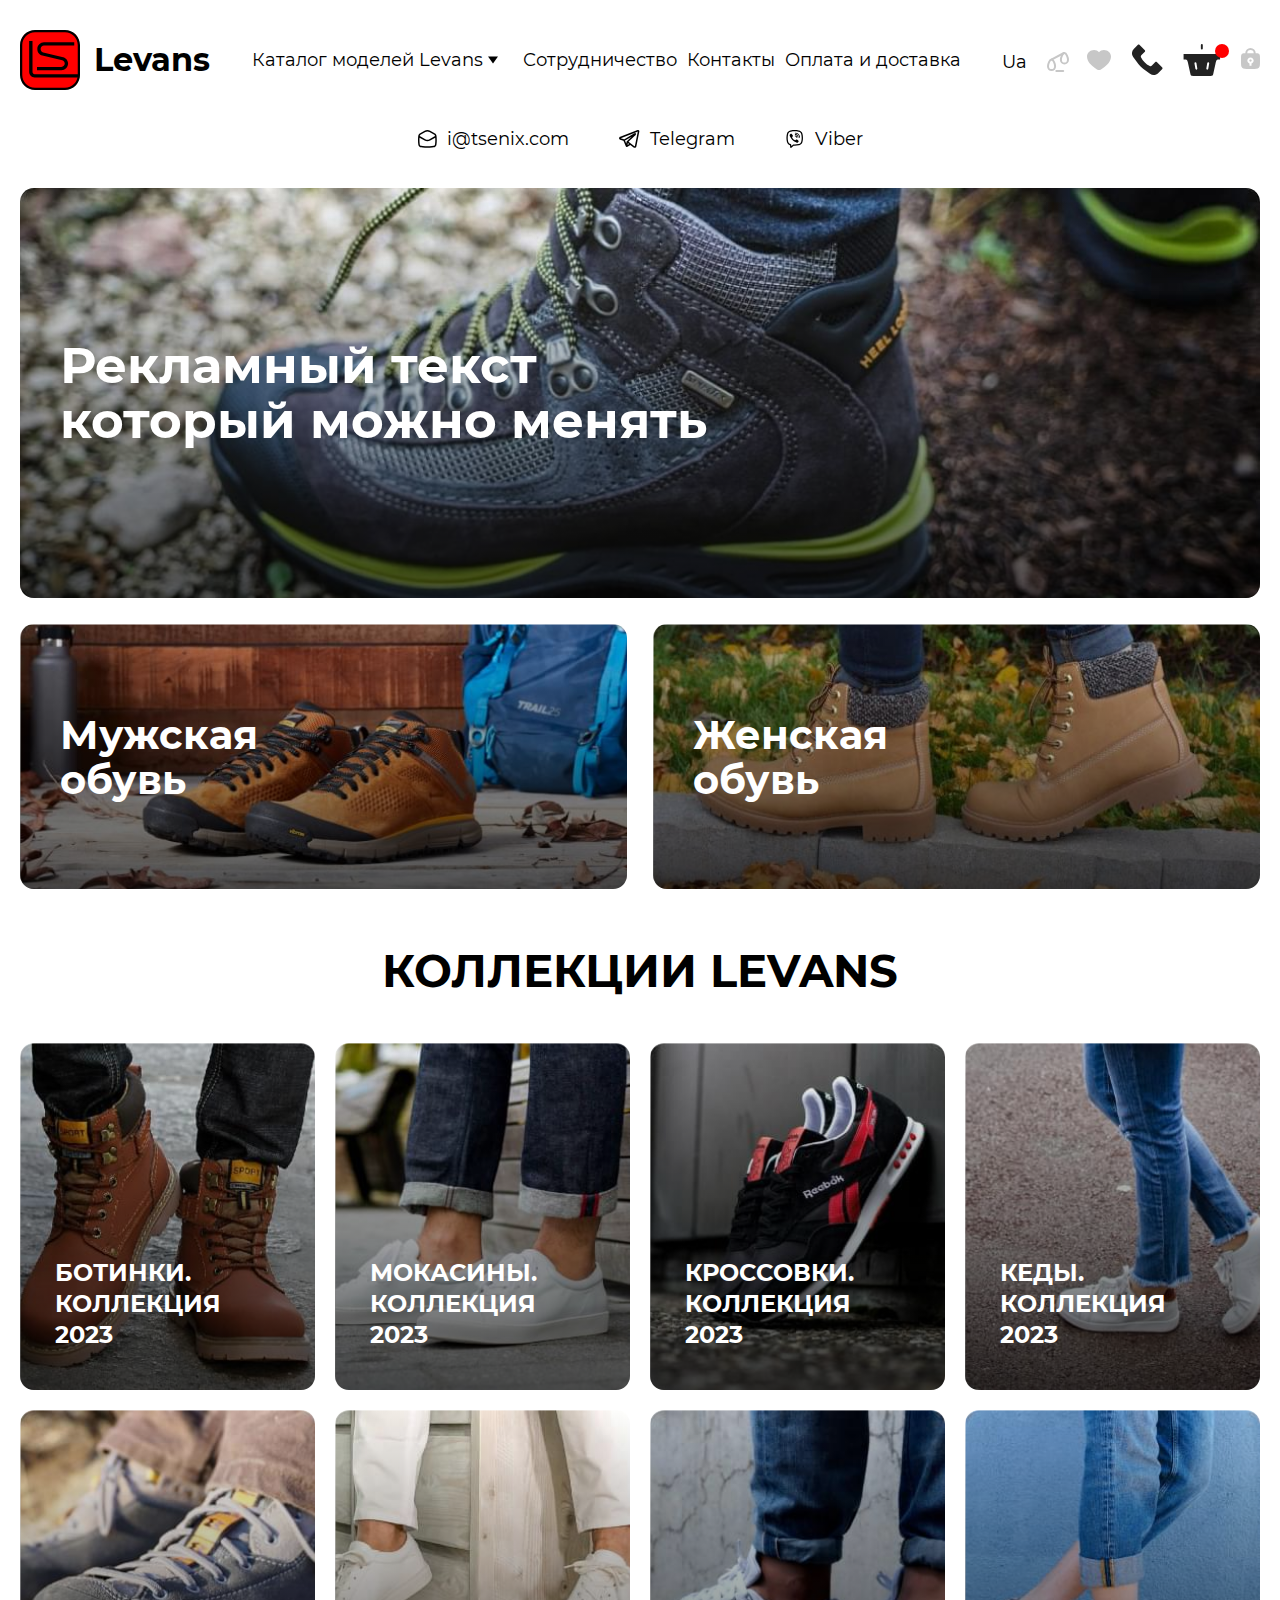
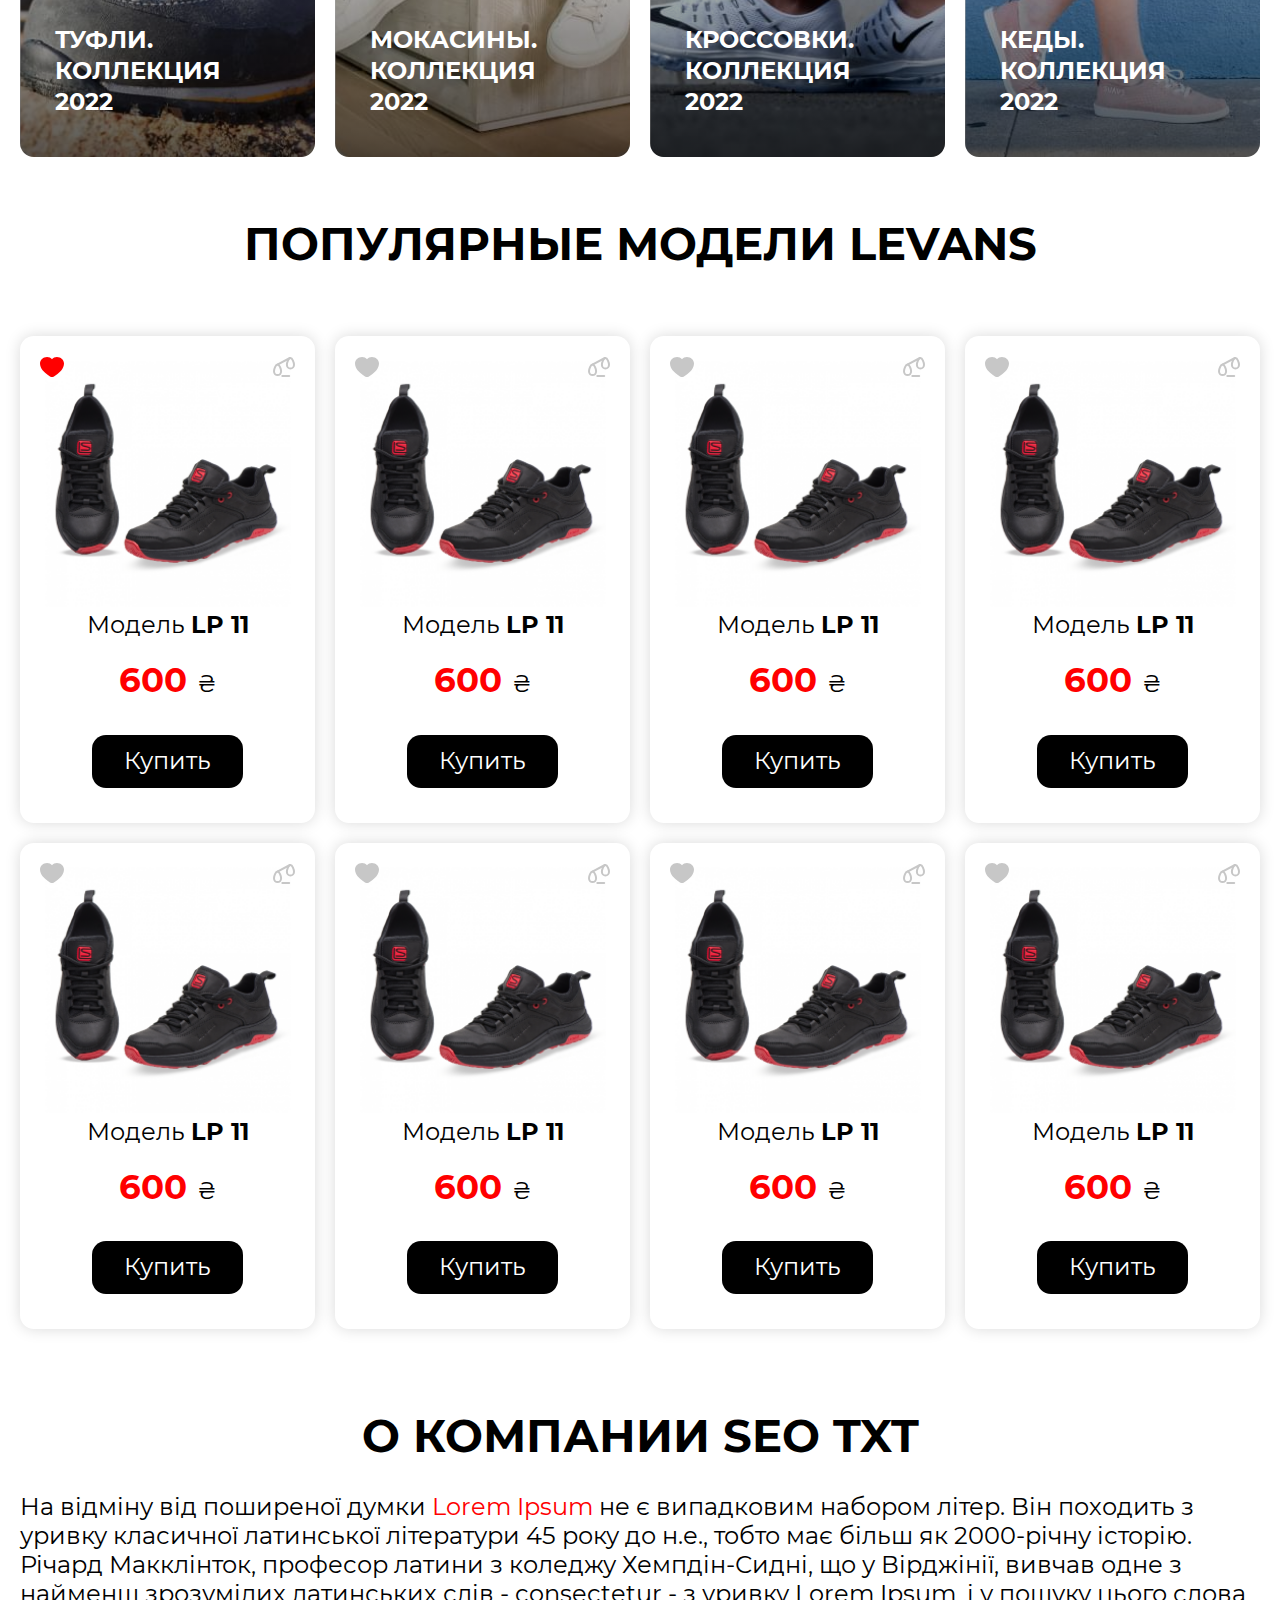
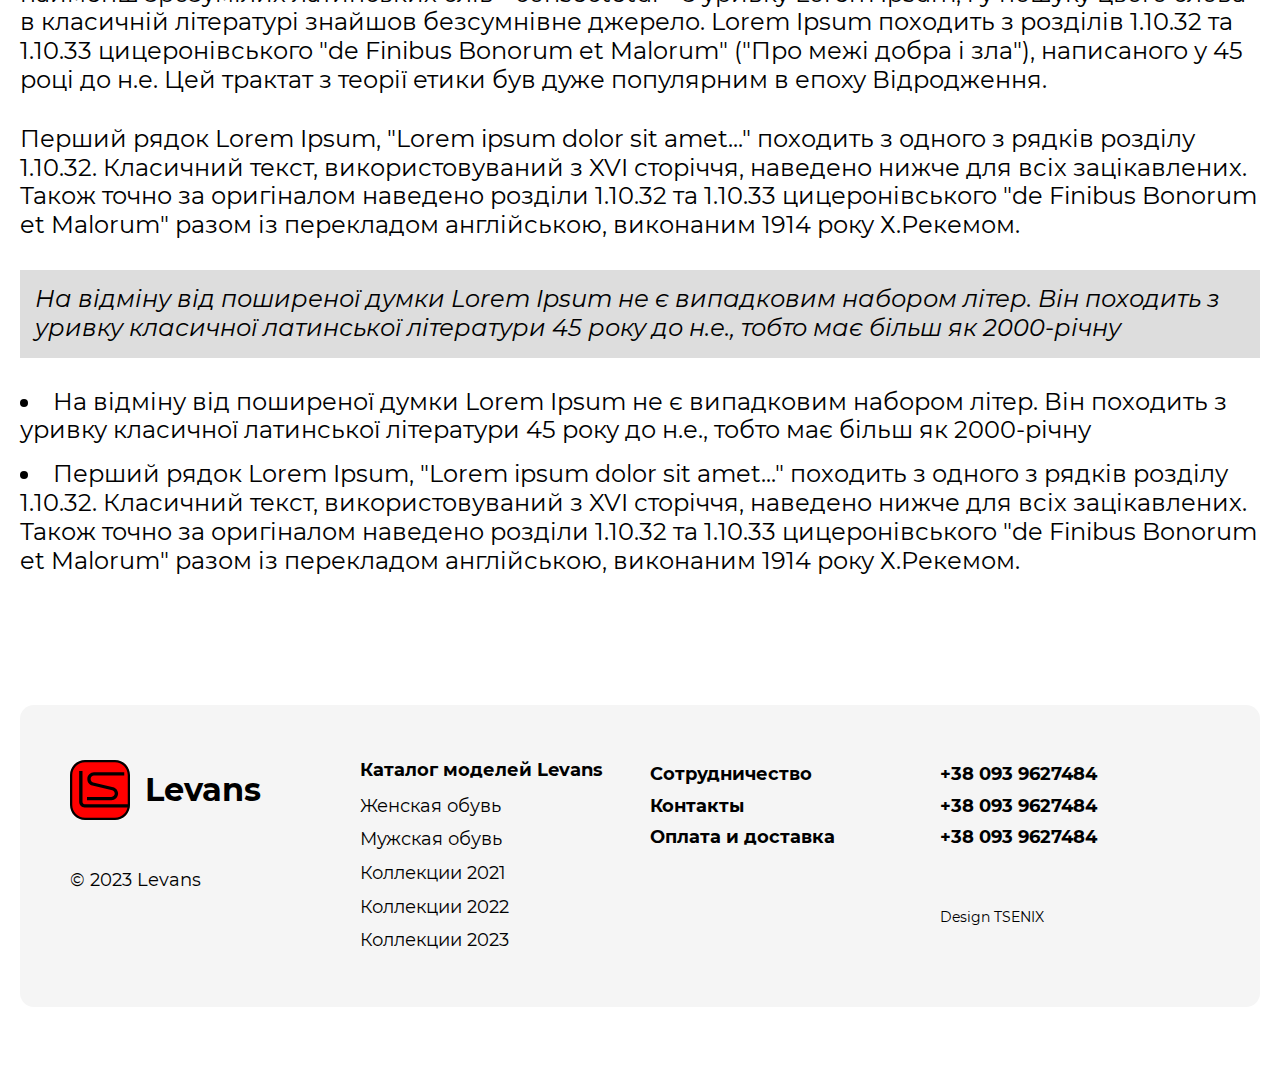
<file: index.html>
<!DOCTYPE html>
<html lang="en">

<head>
	<title>Levans</title>
	<meta charset="UTF-8">
	<meta name="format-detection" content="telephone=no">
	<!-- <style>body{opacity: 0;}</style> -->
	<link rel="stylesheet" href="css/style.min.css?_v=20230702235122">
	<link rel="shortcut icon" href="favicon.ico">
	<!-- <meta name="robots" content="noindex, nofollow"> -->
	<meta name="viewport" content="width=device-width, initial-scale=1.0">
</head>

<body>
	<div class="wrapper">
		<header class="header">
			<div class="_container">
				<div class="header__body">
					<div class="header__column">
						<a href="index.html" class="header__logo">
							<img src="img/logo.svg" alt="Levans">
							Levans
						</a>
					</div>

					<div class="header__column">
						<nav class="header__menu">
							<div class="header__menu-item catalog-menu-item">
								Каталог моделей Levans
								<div class="header__submenu">
									<a href="category.html" class="header__submenu-link">Женская обувь</a>
									<a href="category.html" class="header__submenu-link">Мужская обувь</a>
									<a href="category.html" class="header__submenu-link">Коллекции 2021</a>
									<a href="category.html" class="header__submenu-link">Коллекции 2023</a>
									<a href="category.html" class="header__submenu-link">Коллекции 2022</a>
								</div>
							</div>

							<a href="#" class="header__menu-item">Сотрудничество</a>
							<a href="#" class="header__menu-item">Контакты</a>
							<a href="#" class="header__menu-item">Оплата и доставка</a>
						</nav>
					</div>

					<div class="header__column">
						<div class="header__control">
							<div class="header__lang">
								<div class="lang_c">
									<a class="lang_active" href="/">Ua</a>
									<div class="lang_s">
										<a href="/ru/">Ru</a>
									</div>
								</div>
							</div>

							<a href="comparison.html" class="header__control-item scales">
								<svg width="22" height="21" viewBox="0 0 22 21" fill="none" xmlns="http://www.w3.org/2000/svg">
									<path d="M9.3418 20L16.1666 20" stroke-width="2" stroke-linecap="round" />
									<path d="M4.4124 8.54581L16.9245 2.00032" stroke-width="2" stroke-linecap="round" />
									<path d="M4.55481 19.0796C2.59167 19.0796 1.00024 17.3625 1.00024 15.2443C1.00024 13.1262 2.59167 8.54541 4.55481 8.54541C6.51794 8.54541 8.10937 13.1262 8.10937 15.2443C8.10937 17.3625 6.51794 19.0796 4.55481 19.0796Z" stroke-width="2" stroke-linecap="round" />
									<path d="M17.4454 12.5341C15.4823 12.5341 13.8909 10.817 13.8909 8.6989C13.8909 6.58075 15.4823 2 17.4454 2C19.4086 2 21 6.58075 21 8.6989C21 10.817 19.4086 12.5341 17.4454 12.5341Z" stroke-width="2" stroke-linecap="round" />
								</svg>
							</a>

							<a href="#" class="header__control-item favorite">
								<svg width="24" height="20" viewBox="0 0 24 20" fill="none" xmlns="http://www.w3.org/2000/svg">
									<path fill-rule="evenodd" clip-rule="evenodd" d="M0 6.5931C0 2.86758 3.24905 0 7.06286 0C9.0288 0 10.7586 0.926886 12 2.12689C13.2414 0.926886 14.9712 0 16.9371 0C20.7509 0 24 2.86758 24 6.5931C24 9.14483 22.9181 11.3876 21.4192 13.2855C19.9229 15.1779 17.9657 16.7848 16.0917 18.091C15.3758 18.5903 14.6517 19.0497 13.989 19.389C13.3666 19.7076 12.651 20 12 20C11.349 20 10.6334 19.7076 10.011 19.389C9.34835 19.0497 8.62423 18.5903 7.90834 18.091C6.03442 16.7848 4.07712 15.1779 2.58076 13.2855C1.08192 11.3876 0 9.14483 0 6.5931Z" />
								</svg>
							</a>

							<a href="tel:380939627484" class="header__control-item phone">
								<img src="img/icons/phone.svg" alt="">
							</a>

							<a href="#" class="header__control-item basket active">
								<img src="img/icons/basket.svg" alt="">
							</a>

							<div class="header__control-item auth">
								<span><img src="img/icons/lock.svg" alt=""></span>
								<a href="#"><img src="img/icons/open.svg" alt=""></a>
							</div>

							<div class="menu-icon">
								<span></span>
							</div>
						</div>
					</div>
				</div>
			</div>
		</header>

		<div class="menu">
			<div class="menu__body">
				<div class="menu__item">Каталог моделей Levans</div>

				<div class="menu__submenu">
					<a href="category.html" class="menu__submenu-item">Женская обувь</a>
					<a href="category.html" class="menu__submenu-item">Мужская обувь</a>
					<a href="category.html" class="menu__submenu-item">Коллекции 2021</a>
					<a href="category.html" class="menu__submenu-item">Коллекции 2023</a>
					<a href="category.html" class="menu__submenu-item">Коллекции 2022</a>
				</div>

				<a href="#" class="menu__item">Сотрудничество</a>

				<a href="#" class="menu__item">Контакты</a>

				<a href="#" class="menu__item">Оплата и доставка</a>

				<div class="menu__submenu second">
					<a href="#" class="menu__submenu-item">Список желаний</a>
					<a href="#" class="menu__submenu-item">Сравнение моделей</a>
				</div>

				<div class="menu__phones">
					<a href="tel:380939627484" class="menu__phone">+38 093 9627484</a>
					<a href="tel:380939627484" class="menu__phone">+38 093 9627484</a>
					<a href="tel:380939627484" class="menu__phone">+38 093 9627484</a>
				</div>

				<div class="menu__contacts">
					<a href="mailto:i@tsenix.com" class="menu__contact">
						<img src="img/icons/post.svg" alt=""> i@tsenix.com
					</a>

					<a href="#" class="menu__contact">
						<img src="img/icons/telegram.svg" alt=""> Telegram
					</a>

					<a href="#" class="menu__contact">
						<img src="img/icons/viber.svg" alt=""> Viber
					</a>
				</div>
			</div>
		</div>

		<main class="page">
			<div class="contacts">
				<div class="_container">
					<div class="contacts__body">
						<a href="mailto:i@tsenix.com" class="contacts__item">
							<svg width="19" height="18" viewBox="0 0 19 18" fill="none" xmlns="http://www.w3.org/2000/svg">
								<path fill-rule="evenodd" clip-rule="evenodd" d="M17.195 3.51499C17.863 3.99599 18.334 4.735 18.463 5.593C18.508 5.894 18.549 6.19599 18.585 6.49699C18.865 9.09999 18.853 12.102 18.463 14.694C18.247 16.129 17.077 17.229 15.632 17.354L14.121 17.485C10.9724 17.759 7.80555 17.759 4.65655 17.485L3.14635 17.354C1.70125 17.229 0.530542 16.129 0.314842 14.694C-0.0749581 12.102 -0.0874512 9.09999 0.192749 6.49699C0.228949 6.19599 0.269642 5.894 0.314842 5.593C0.443842 4.736 0.913842 3.99798 1.57974 3.51698L1.57905 3.50999L1.62624 3.48399C1.79874 3.36399 1.98385 3.26098 2.17905 3.17698L6.59505 0.723C8.33165 -0.241 10.4433 -0.241 12.1799 0.723L16.586 3.171C16.79 3.258 16.984 3.36598 17.164 3.49198L17.196 3.50999L17.195 3.51499ZM16.355 4.758L11.4514 2.03498C10.1678 1.32098 8.60715 1.32098 7.32355 2.03498L2.43185 4.75199C2.09835 5.00399 1.86375 5.38099 1.79825 5.81699C1.78655 5.89399 1.77515 5.972 1.76405 6.05L7.32504 9.13898C8.60864 9.85198 10.1693 9.85198 11.4529 9.13898L17.014 6.05C17.003 5.972 16.991 5.89399 16.98 5.81699C16.915 5.38399 16.684 5.01 16.355 4.758ZM17.094 13.625C17.333 11.646 17.367 9.64798 17.197 7.66398L12.1814 10.451C10.4448 11.415 8.33314 11.415 6.59654 10.451L1.58054 7.66398C1.41074 9.64798 1.44515 11.646 1.68355 13.625C1.71755 13.907 1.75585 14.19 1.79825 14.471C1.82215 14.631 1.86885 14.783 1.93465 14.923C2.17775 15.442 2.68264 15.808 3.27624 15.86L4.78645 15.991C7.84904 16.257 10.9289 16.257 13.992 15.991L15.502 15.86C15.973 15.819 16.389 15.579 16.662 15.222C16.825 15.008 16.938 14.752 16.98 14.471C17.022 14.19 17.06 13.907 17.094 13.625Z" />
							</svg>
							i@tsenix.com
						</a>

						<a href="#" class="contacts__item">
							<svg width="21" height="18" viewBox="0 0 21 18" fill="none" xmlns="http://www.w3.org/2000/svg">
								<path fill-rule="evenodd" clip-rule="evenodd" d="M4.38048 10.7671C4.42428 10.7771 4.46848 10.7871 4.51258 10.7971C4.56078 10.9071 4.62298 11.057 4.69548 11.227C4.87258 11.647 5.11118 12.2071 5.35748 12.7971C5.85968 14.0071 6.36628 15.237 6.47818 15.597C6.61668 16.037 6.76308 16.3271 6.92298 16.5371C7.00558 16.6371 7.10118 16.7371 7.21298 16.7971C7.26928 16.8371 7.32878 16.8671 7.39088 16.8871C7.39358 16.8871 7.39628 16.8871 7.39908 16.8871C7.71908 17.0071 8.01088 16.9571 8.19348 16.8971C8.29128 16.8671 8.37038 16.8271 8.42638 16.7971C8.45498 16.7771 8.47908 16.7671 8.49838 16.7471H8.50288L11.3291 14.987L14.5937 17.487C14.6418 17.527 14.6944 17.557 14.75 17.577C15.1422 17.747 15.522 17.8071 15.8792 17.7571C16.2359 17.7071 16.519 17.5671 16.7298 17.3971C16.9362 17.2271 17.0762 17.0471 17.1633 16.9071C17.2078 16.8371 17.2412 16.777 17.2648 16.727C17.2766 16.707 17.2861 16.6771 17.2935 16.6671L17.3029 16.6471L17.3065 16.6371L17.308 16.6271H17.3086H17.3093C17.3264 16.5871 17.3396 16.5371 17.3486 16.4971L20.3288 1.46702C20.3383 1.41702 20.3431 1.37701 20.3431 1.32701C20.3431 0.887009 20.1773 0.467013 19.7875 0.207013C19.4543 -0.00298657 19.0831 -0.0129377 18.8486 0.00706226C18.5955 0.0270623 18.3618 0.0870671 18.205 0.137067C18.1234 0.157067 18.0549 0.187013 18.0056 0.207013C17.9808 0.217013 17.9605 0.227033 17.9453 0.227033L17.934 0.237043L1.22028 6.78709H1.21808C1.20738 6.79709 1.19378 6.79711 1.17748 6.80711C1.14508 6.81711 1.10178 6.83704 1.05108 6.85704C0.952282 6.90704 0.813784 6.977 0.671584 7.067C0.444384 7.227 -0.0781169 7.65704 0.00988312 8.35704C0.0800831 8.91704 0.464381 9.26711 0.698581 9.42711C0.827181 9.51711 0.949384 9.58706 1.03828 9.62706C1.07958 9.64706 1.16528 9.677 1.20248 9.697H1.21188L4.38048 10.7671ZM18.5189 1.61705H18.5166C18.5082 1.61705 18.4999 1.62706 18.4914 1.62706L1.75738 8.18699C1.74868 8.19699 1.73988 8.197 1.73098 8.197L1.72168 8.20701C1.71098 8.20701 1.69298 8.21703 1.67028 8.22703C1.65748 8.22703 1.64408 8.23705 1.63048 8.24705C1.64918 8.25705 1.66718 8.26708 1.68308 8.27708C1.69838 8.27708 1.71008 8.28709 1.71648 8.28709L4.85908 9.34703C4.91658 9.36703 4.97028 9.3871 5.01948 9.4171L15.3963 3.34703L15.406 3.33702C15.4135 3.33702 15.4235 3.32701 15.4354 3.32701C15.459 3.30701 15.4914 3.29708 15.53 3.27708C15.602 3.23708 15.7173 3.17707 15.8471 3.13707C15.9374 3.11707 16.2039 3.03706 16.492 3.12706C16.6698 3.18706 16.8539 3.30707 16.9737 3.51707C17.0331 3.61707 17.0648 3.717 17.0802 3.817C17.121 3.967 17.1145 4.11704 17.0826 4.23704C17.0138 4.51704 16.821 4.72708 16.6455 4.89708C16.4951 5.03708 14.5497 6.90706 12.6306 8.75706C11.6735 9.68706 10.7263 10.5971 10.0182 11.2871L9.55318 11.727L15.4251 16.237C15.5598 16.277 15.6394 16.2771 15.6762 16.2771C15.7201 16.2671 15.756 16.247 15.7927 16.227C15.8337 16.187 15.8696 16.147 15.8964 16.107L15.8975 16.097L18.788 1.52708C18.7451 1.53708 18.7017 1.547 18.6599 1.567C18.6126 1.577 18.5735 1.59704 18.5477 1.60704C18.5348 1.60704 18.5256 1.61705 18.5206 1.61705H18.5189ZM10.0576 14.0071L8.88608 13.107L8.60228 14.9171L10.0576 14.0071ZM7.81148 11.327L8.97638 10.207C9.68448 9.51701 10.6319 8.60699 11.5891 7.68699L12.5616 6.74705L6.04148 10.5571L6.07648 10.6471C6.25418 11.0671 6.49388 11.627 6.74138 12.227C6.92658 12.667 7.12018 13.127 7.29648 13.567L7.57948 11.7671C7.60678 11.5871 7.69158 11.437 7.81148 11.327Z" />
							</svg>
							Telegram
						</a>

						<a href="#" class="contacts__item">
							<svg width="20" height="21" viewBox="0 0 20 21" fill="none" xmlns="http://www.w3.org/2000/svg">
								<path d="M5.71484 4.35238C5.52884 4.32238 5.33985 4.36249 5.17785 4.46249H5.16385C4.78885 4.68249 4.45085 4.96244 4.16285 5.28244C3.92285 5.56244 3.79285 5.84239 3.75885 6.11239C3.73885 6.27239 3.75285 6.43248 3.79985 6.58248L3.81785 6.59237C4.08685 7.39237 4.43985 8.1524 4.86985 8.8724C5.42485 9.8824 6.10685 10.8124 6.90085 11.6424L6.92385 11.6825L6.96184 11.7025L6.98485 11.7324L7.01285 11.7624C7.84985 12.5524 8.78484 13.2425 9.79484 13.8025C10.9498 14.4225 11.6509 14.7224 12.0719 14.8424V14.8524C12.1949 14.8924 12.3068 14.9124 12.4198 14.9124C12.7788 14.8824 13.1178 14.7324 13.3838 14.4924C13.7088 14.2024 13.9828 13.8624 14.1978 13.4924V13.4824C14.3998 13.1024 14.3308 12.7424 14.0408 12.5024C13.4578 11.9924 12.8288 11.5424 12.1599 11.1524C11.7129 10.9124 11.2579 11.0525 11.0739 11.3025L10.6808 11.8025C10.4788 12.0425 10.1129 12.0124 10.1129 12.0124H10.1019C7.37185 11.3224 6.64284 8.55245 6.64284 8.55245C6.64284 8.55245 6.60885 8.18239 6.86185 7.98239L7.35384 7.59237C7.58984 7.40237 7.75385 6.9424 7.50085 6.4924C7.11485 5.8224 6.66385 5.19239 6.15385 4.61239C6.04285 4.48239 5.88684 4.38238 5.71284 4.35238H5.71484Z" />
								<path d="M10.3281 3.15247C10.0521 3.15247 9.82812 3.37247 9.82812 3.65247C9.82812 3.93247 10.0521 4.15247 10.3281 4.15247C11.5931 4.15247 12.6431 4.56242 13.4731 5.35242C13.9011 5.79242 14.2331 6.30243 14.4521 6.86243C14.6711 7.43243 14.7711 8.03245 14.7451 8.63245C14.7331 8.90245 14.9481 9.14247 15.2231 9.15247C15.4991 9.16247 15.7321 8.95249 15.7441 8.67249C15.7761 7.93249 15.6531 7.19244 15.3841 6.50244C15.1151 5.81244 14.7051 5.18247 14.1801 4.65247L14.1701 4.64246C13.1401 3.65246 11.8341 3.15247 10.3281 3.15247Z" />
								<path d="M10.2949 4.79297C10.0189 4.79297 9.79492 5.02297 9.79492 5.29297C9.79492 5.57297 10.0189 5.79297 10.2949 5.79297H10.3119C11.2239 5.86297 11.8879 6.16296 12.3529 6.66296C12.8299 7.18296 13.0769 7.81292 13.0579 8.61292C13.0519 8.88292 13.2709 9.11292 13.5469 9.12292C13.8229 9.12292 14.0519 8.90293 14.0579 8.63293C14.0819 7.59293 13.7489 6.70291 13.0859 5.98291H13.0849C12.4089 5.25291 11.4809 4.87298 10.3619 4.80298L10.3449 4.79297H10.2949Z" />
								<path d="M10.2757 6.47197C10.0007 6.45197 9.76475 6.67206 9.75075 6.94206C9.73575 7.22206 9.94774 7.45197 10.2237 7.47197C10.6417 7.49197 10.9087 7.61203 11.0767 7.78203C11.2457 7.95203 11.3717 8.23202 11.3947 8.65202C11.4087 8.93202 11.6447 9.142 11.9207 9.132C12.1957 9.112 12.4077 8.88197 12.3927 8.60197C12.3607 8.00197 12.1727 7.47207 11.7877 7.08207C11.4007 6.69207 10.8737 6.50197 10.2757 6.47197Z" />
								<path fill-rule="evenodd" clip-rule="evenodd" d="M4.817 0.5325C7.999 -0.1775 11.299 -0.1775 14.481 0.5325L14.82 0.612456C16.717 1.03246 18.214 2.49247 18.692 4.37247C19.499 7.55247 19.499 10.8925 18.692 14.0725C18.214 15.9625 16.717 17.4125 14.82 17.8325L14.481 17.9125C12.482 18.3625 10.437 18.5225 8.403 18.4125L5.75 20.7825C5.546 20.9725 5.26 21.0225 5.002 20.9325C4.744 20.8425 4.555 20.6224 4.51 20.3524L4.071 17.7325C2.369 17.2024 1.049 15.8225 0.606 14.0725C-0.202 10.8925 -0.202 7.55247 0.606 4.37247C1.084 2.49247 2.58099 1.03246 4.47799 0.612456L4.817 0.5325ZM14.154 2.00247C11.187 1.33247 8.11099 1.33247 5.14399 2.00247L4.805 2.07254C3.46 2.37254 2.39899 3.41246 2.05999 4.74246C1.31299 7.68246 1.31299 10.7625 2.05999 13.7025C2.39899 15.0425 3.46 16.0725 4.805 16.3725L4.89399 16.3925C5.19199 16.4625 5.42 16.7025 5.471 17.0025L5.765 18.7625L7.637 17.0825C7.788 16.9525 7.988 16.8825 8.19 16.8925C10.184 17.0325 12.193 16.8825 14.154 16.4525L14.493 16.3725C15.837 16.0725 16.899 15.0425 17.238 13.7025C17.984 10.7625 17.984 7.68246 17.238 4.74246C16.899 3.41246 15.837 2.37254 14.493 2.07254L14.154 2.00247Z" />
							</svg>
							Viber
						</a>
					</div>
				</div>
			</div>

			<div class="main">
				<div class="_container">
					<div class="main__body">
						<div class="main__image">
							<img src="img/main/image-01.jpg" alt="">
							<div class="main__text">Рекламный текст который можно менять</div>
						</div>

						<div class="main__row">
							<a href="catalog.html" class="main__item">
								<img class="main__item-image" src="img/main/image-02.jpg" alt="">
								<span class="main__item-text">Мужская обувь</span>
							</a>

							<a href="catalog.html" class="main__item">
								<img class="main__item-image" src="img/main/image-03.jpg" alt="">
								<span class="main__item-text">Женская обувь</span>
							</a>
						</div>
					</div>
				</div>
			</div>

			<div class="collection">
				<div class="_container">
					<div class="collection__title">Коллекции Levans</div>

					<div class="collection__body">
						<a href="category.html" class="collection__item">
							<img src="img/collection/image-01.jpg" alt="" class="collection__image">
							<span class="collection__text">БОТИНКИ. КОЛЛЕКЦИЯ 2023</span>
						</a>

						<a href="category.html" class="collection__item">
							<img src="img/collection/image-02.jpg" alt="" class="collection__image">
							<span class="collection__text">МОКАСИНЫ. КОЛЛЕКЦИЯ 2023</span>
						</a>

						<a href="category.html" class="collection__item">
							<img src="img/collection/image-03.jpg" alt="" class="collection__image">
							<span class="collection__text">КРОССОВКИ. КОЛЛЕКЦИЯ 2023</span>
						</a>

						<a href="category.html" class="collection__item">
							<img src="img/collection/image-04.jpg" alt="" class="collection__image">
							<span class="collection__text">КЕДЫ. КОЛЛЕКЦИЯ 2023</span>
						</a>

						<a href="category.html" class="collection__item">
							<img src="img/collection/image-05.jpg" alt="" class="collection__image">
							<span class="collection__text">ТУФЛИ. КОЛЛЕКЦИЯ 2022</span>
						</a>

						<a href="category.html" class="collection__item">
							<img src="img/collection/image-06.jpg" alt="" class="collection__image">
							<span class="collection__text">МОКАСИНЫ. КОЛЛЕКЦИЯ 2022</span>
						</a>

						<a href="category.html" class="collection__item">
							<img src="img/collection/image-07.jpg" alt="" class="collection__image">
							<span class="collection__text">КРОССОВКИ. КОЛЛЕКЦИЯ 2022</span>
						</a>

						<a href="category.html" class="collection__item">
							<img src="img/collection/image-08.jpg" alt="" class="collection__image">
							<span class="collection__text">КЕДЫ. КОЛЛЕКЦИЯ 2022</span>
						</a>
					</div>
				</div>
			</div>

			<div class="catalog">
				<div class="_container">
					<div class="catalog__title">Популярные модели Levans</div>

					<div class="catalog__body">
						<div class="catalog__item item-catalog">
							<div class="item-catalog__wrapper">
								<div class="item-catalog__header">
									<div class="item-catalog__icon favorite active">
										<svg width="24" height="20" viewBox="0 0 24 20" fill="none" xmlns="http://www.w3.org/2000/svg">
											<path fill-rule="evenodd" clip-rule="evenodd" d="M0 6.5931C0 2.86758 3.24905 0 7.06286 0C9.0288 0 10.7586 0.926886 12 2.12689C13.2414 0.926886 14.9712 0 16.9371 0C20.7509 0 24 2.86758 24 6.5931C24 9.14483 22.9181 11.3876 21.4192 13.2855C19.9229 15.1779 17.9657 16.7848 16.0917 18.091C15.3758 18.5903 14.6517 19.0497 13.989 19.389C13.3666 19.7076 12.651 20 12 20C11.349 20 10.6334 19.7076 10.011 19.389C9.34835 19.0497 8.62423 18.5903 7.90834 18.091C6.03442 16.7848 4.07712 15.1779 2.58076 13.2855C1.08192 11.3876 0 9.14483 0 6.5931Z" />
										</svg>
									</div>

									<div class="item-catalog__icon scales">
										<svg width="22" height="21" viewBox="0 0 22 21" fill="none" xmlns="http://www.w3.org/2000/svg">
											<path d="M9.3418 20L16.1666 20" stroke-width="2" stroke-linecap="round" />
											<path d="M4.4124 8.54581L16.9245 2.00032" stroke-width="2" stroke-linecap="round" />
											<path d="M4.55481 19.0796C2.59167 19.0796 1.00024 17.3625 1.00024 15.2443C1.00024 13.1262 2.59167 8.54541 4.55481 8.54541C6.51794 8.54541 8.10937 13.1262 8.10937 15.2443C8.10937 17.3625 6.51794 19.0796 4.55481 19.0796Z" stroke-width="2" stroke-linecap="round" />
											<path d="M17.4454 12.5341C15.4823 12.5341 13.8909 10.817 13.8909 8.6989C13.8909 6.58075 15.4823 2 17.4454 2C19.4086 2 21 6.58075 21 8.6989C21 10.817 19.4086 12.5341 17.4454 12.5341Z" stroke-width="2" stroke-linecap="round" />
										</svg>
									</div>
								</div>

								<a href="product.html" class="item-catalog__image">
									<img src="img/product/image-01.png" alt="">
								</a>

								<a href="product.html" class="item-catalog__title">
									Модель <span>LP 11</span>
								</a>

								<div class="item-catalog__info">
									<div class="item-catalog__cost">600 <span>&#8372;</span></div>

									<div class="quantity" data-quantity>
										<div class="quantity__control">
											<button class="quantity__button" type="button" data-quantity-plus>+</button>
											<button class="quantity__button" type="button" data-quantity-minus>-</button>
										</div>
										<div class="quantity__value">
											<input type="number" name="" value="1" data-quantity-value>
										</div>
									</div>
								</div>

								<div class="item-catalog__sizes">
									<div class="item-catalog__size">30</div>
									<div class="item-catalog__size">31</div>
									<div class="item-catalog__size">32</div>
									<div class="item-catalog__size active">33</div>
									<div class="item-catalog__size">34</div>
									<div class="item-catalog__size">35</div>
									<div class="item-catalog__size">36</div>
									<div class="item-catalog__size">37</div>
									<div class="item-catalog__size">38</div>
								</div>

								<div class="item-catalog__button">
									<button type="button">Купить</button>
								</div>
							</div>
						</div>

						<div class="catalog__item item-catalog">
							<div class="item-catalog__wrapper">
								<div class="item-catalog__header">
									<div class="item-catalog__icon favorite">
										<svg width="24" height="20" viewBox="0 0 24 20" fill="none" xmlns="http://www.w3.org/2000/svg">
											<path fill-rule="evenodd" clip-rule="evenodd" d="M0 6.5931C0 2.86758 3.24905 0 7.06286 0C9.0288 0 10.7586 0.926886 12 2.12689C13.2414 0.926886 14.9712 0 16.9371 0C20.7509 0 24 2.86758 24 6.5931C24 9.14483 22.9181 11.3876 21.4192 13.2855C19.9229 15.1779 17.9657 16.7848 16.0917 18.091C15.3758 18.5903 14.6517 19.0497 13.989 19.389C13.3666 19.7076 12.651 20 12 20C11.349 20 10.6334 19.7076 10.011 19.389C9.34835 19.0497 8.62423 18.5903 7.90834 18.091C6.03442 16.7848 4.07712 15.1779 2.58076 13.2855C1.08192 11.3876 0 9.14483 0 6.5931Z" />
										</svg>
									</div>

									<div class="item-catalog__icon scales">
										<svg width="22" height="21" viewBox="0 0 22 21" fill="none" xmlns="http://www.w3.org/2000/svg">
											<path d="M9.3418 20L16.1666 20" stroke-width="2" stroke-linecap="round" />
											<path d="M4.4124 8.54581L16.9245 2.00032" stroke-width="2" stroke-linecap="round" />
											<path d="M4.55481 19.0796C2.59167 19.0796 1.00024 17.3625 1.00024 15.2443C1.00024 13.1262 2.59167 8.54541 4.55481 8.54541C6.51794 8.54541 8.10937 13.1262 8.10937 15.2443C8.10937 17.3625 6.51794 19.0796 4.55481 19.0796Z" stroke-width="2" stroke-linecap="round" />
											<path d="M17.4454 12.5341C15.4823 12.5341 13.8909 10.817 13.8909 8.6989C13.8909 6.58075 15.4823 2 17.4454 2C19.4086 2 21 6.58075 21 8.6989C21 10.817 19.4086 12.5341 17.4454 12.5341Z" stroke-width="2" stroke-linecap="round" />
										</svg>
									</div>
								</div>

								<a href="product.html" class="item-catalog__image">
									<img src="img/product/image-01.png" alt="">
								</a>

								<a href="product.html" class="item-catalog__title">
									Модель <span>LP 11</span>
								</a>

								<div class="item-catalog__info">
									<div class="item-catalog__cost">600 <span>&#8372;</span></div>

									<div class="quantity" data-quantity>
										<div class="quantity__control">
											<button class="quantity__button" type="button" data-quantity-plus>+</button>
											<button class="quantity__button" type="button" data-quantity-minus>-</button>
										</div>
										<div class="quantity__value">
											<input type="number" name="" value="1" data-quantity-value>
										</div>
									</div>
								</div>

								<div class="item-catalog__sizes">
									<div class="item-catalog__size">30</div>
									<div class="item-catalog__size">31</div>
									<div class="item-catalog__size">32</div>
									<div class="item-catalog__size active">33</div>
									<div class="item-catalog__size">34</div>
									<div class="item-catalog__size">35</div>
									<div class="item-catalog__size">36</div>
									<div class="item-catalog__size">37</div>
									<div class="item-catalog__size">38</div>
								</div>

								<div class="item-catalog__button">
									<button type="button">Купить</button>
								</div>
							</div>
						</div>

						<div class="catalog__item item-catalog">
							<div class="item-catalog__wrapper">
								<div class="item-catalog__header">
									<div class="item-catalog__icon favorite">
										<svg width="24" height="20" viewBox="0 0 24 20" fill="none" xmlns="http://www.w3.org/2000/svg">
											<path fill-rule="evenodd" clip-rule="evenodd" d="M0 6.5931C0 2.86758 3.24905 0 7.06286 0C9.0288 0 10.7586 0.926886 12 2.12689C13.2414 0.926886 14.9712 0 16.9371 0C20.7509 0 24 2.86758 24 6.5931C24 9.14483 22.9181 11.3876 21.4192 13.2855C19.9229 15.1779 17.9657 16.7848 16.0917 18.091C15.3758 18.5903 14.6517 19.0497 13.989 19.389C13.3666 19.7076 12.651 20 12 20C11.349 20 10.6334 19.7076 10.011 19.389C9.34835 19.0497 8.62423 18.5903 7.90834 18.091C6.03442 16.7848 4.07712 15.1779 2.58076 13.2855C1.08192 11.3876 0 9.14483 0 6.5931Z" />
										</svg>
									</div>

									<div class="item-catalog__icon scales">
										<svg width="22" height="21" viewBox="0 0 22 21" fill="none" xmlns="http://www.w3.org/2000/svg">
											<path d="M9.3418 20L16.1666 20" stroke-width="2" stroke-linecap="round" />
											<path d="M4.4124 8.54581L16.9245 2.00032" stroke-width="2" stroke-linecap="round" />
											<path d="M4.55481 19.0796C2.59167 19.0796 1.00024 17.3625 1.00024 15.2443C1.00024 13.1262 2.59167 8.54541 4.55481 8.54541C6.51794 8.54541 8.10937 13.1262 8.10937 15.2443C8.10937 17.3625 6.51794 19.0796 4.55481 19.0796Z" stroke-width="2" stroke-linecap="round" />
											<path d="M17.4454 12.5341C15.4823 12.5341 13.8909 10.817 13.8909 8.6989C13.8909 6.58075 15.4823 2 17.4454 2C19.4086 2 21 6.58075 21 8.6989C21 10.817 19.4086 12.5341 17.4454 12.5341Z" stroke-width="2" stroke-linecap="round" />
										</svg>
									</div>
								</div>

								<a href="product.html" class="item-catalog__image">
									<img src="img/product/image-01.png" alt="">
								</a>

								<a href="product.html" class="item-catalog__title">
									Модель <span>LP 11</span>
								</a>

								<div class="item-catalog__info">
									<div class="item-catalog__cost">600 <span>&#8372;</span></div>

									<div class="quantity" data-quantity>
										<div class="quantity__control">
											<button class="quantity__button" type="button" data-quantity-plus>+</button>
											<button class="quantity__button" type="button" data-quantity-minus>-</button>
										</div>
										<div class="quantity__value">
											<input type="number" name="" value="1" data-quantity-value>
										</div>
									</div>
								</div>

								<div class="item-catalog__sizes">
									<div class="item-catalog__size">30</div>
									<div class="item-catalog__size">31</div>
									<div class="item-catalog__size">32</div>
									<div class="item-catalog__size active">33</div>
									<div class="item-catalog__size">34</div>
									<div class="item-catalog__size">35</div>
									<div class="item-catalog__size">36</div>
									<div class="item-catalog__size">37</div>
									<div class="item-catalog__size">38</div>
								</div>

								<div class="item-catalog__button">
									<button type="button">Купить</button>
								</div>
							</div>
						</div>

						<div class="catalog__item item-catalog">
							<div class="item-catalog__wrapper">
								<div class="item-catalog__header">
									<div class="item-catalog__icon favorite">
										<svg width="24" height="20" viewBox="0 0 24 20" fill="none" xmlns="http://www.w3.org/2000/svg">
											<path fill-rule="evenodd" clip-rule="evenodd" d="M0 6.5931C0 2.86758 3.24905 0 7.06286 0C9.0288 0 10.7586 0.926886 12 2.12689C13.2414 0.926886 14.9712 0 16.9371 0C20.7509 0 24 2.86758 24 6.5931C24 9.14483 22.9181 11.3876 21.4192 13.2855C19.9229 15.1779 17.9657 16.7848 16.0917 18.091C15.3758 18.5903 14.6517 19.0497 13.989 19.389C13.3666 19.7076 12.651 20 12 20C11.349 20 10.6334 19.7076 10.011 19.389C9.34835 19.0497 8.62423 18.5903 7.90834 18.091C6.03442 16.7848 4.07712 15.1779 2.58076 13.2855C1.08192 11.3876 0 9.14483 0 6.5931Z" />
										</svg>
									</div>

									<div class="item-catalog__icon scales">
										<svg width="22" height="21" viewBox="0 0 22 21" fill="none" xmlns="http://www.w3.org/2000/svg">
											<path d="M9.3418 20L16.1666 20" stroke-width="2" stroke-linecap="round" />
											<path d="M4.4124 8.54581L16.9245 2.00032" stroke-width="2" stroke-linecap="round" />
											<path d="M4.55481 19.0796C2.59167 19.0796 1.00024 17.3625 1.00024 15.2443C1.00024 13.1262 2.59167 8.54541 4.55481 8.54541C6.51794 8.54541 8.10937 13.1262 8.10937 15.2443C8.10937 17.3625 6.51794 19.0796 4.55481 19.0796Z" stroke-width="2" stroke-linecap="round" />
											<path d="M17.4454 12.5341C15.4823 12.5341 13.8909 10.817 13.8909 8.6989C13.8909 6.58075 15.4823 2 17.4454 2C19.4086 2 21 6.58075 21 8.6989C21 10.817 19.4086 12.5341 17.4454 12.5341Z" stroke-width="2" stroke-linecap="round" />
										</svg>
									</div>
								</div>

								<a href="product.html" class="item-catalog__image">
									<img src="img/product/image-01.png" alt="">
								</a>

								<a href="product.html" class="item-catalog__title">
									Модель <span>LP 11</span>
								</a>

								<div class="item-catalog__info">
									<div class="item-catalog__cost">600 <span>&#8372;</span></div>

									<div class="quantity" data-quantity>
										<div class="quantity__control">
											<button class="quantity__button" type="button" data-quantity-plus>+</button>
											<button class="quantity__button" type="button" data-quantity-minus>-</button>
										</div>
										<div class="quantity__value">
											<input type="number" name="" value="1" data-quantity-value>
										</div>
									</div>
								</div>

								<div class="item-catalog__sizes">
									<div class="item-catalog__size">30</div>
									<div class="item-catalog__size">31</div>
									<div class="item-catalog__size">32</div>
									<div class="item-catalog__size active">33</div>
									<div class="item-catalog__size">34</div>
									<div class="item-catalog__size">35</div>
									<div class="item-catalog__size">36</div>
									<div class="item-catalog__size">37</div>
									<div class="item-catalog__size">38</div>
								</div>

								<div class="item-catalog__button">
									<button type="button">Купить</button>
								</div>
							</div>
						</div>

						<div class="catalog__item item-catalog">
							<div class="item-catalog__wrapper">
								<div class="item-catalog__header">
									<div class="item-catalog__icon favorite">
										<svg width="24" height="20" viewBox="0 0 24 20" fill="none" xmlns="http://www.w3.org/2000/svg">
											<path fill-rule="evenodd" clip-rule="evenodd" d="M0 6.5931C0 2.86758 3.24905 0 7.06286 0C9.0288 0 10.7586 0.926886 12 2.12689C13.2414 0.926886 14.9712 0 16.9371 0C20.7509 0 24 2.86758 24 6.5931C24 9.14483 22.9181 11.3876 21.4192 13.2855C19.9229 15.1779 17.9657 16.7848 16.0917 18.091C15.3758 18.5903 14.6517 19.0497 13.989 19.389C13.3666 19.7076 12.651 20 12 20C11.349 20 10.6334 19.7076 10.011 19.389C9.34835 19.0497 8.62423 18.5903 7.90834 18.091C6.03442 16.7848 4.07712 15.1779 2.58076 13.2855C1.08192 11.3876 0 9.14483 0 6.5931Z" />
										</svg>
									</div>

									<div class="item-catalog__icon scales">
										<svg width="22" height="21" viewBox="0 0 22 21" fill="none" xmlns="http://www.w3.org/2000/svg">
											<path d="M9.3418 20L16.1666 20" stroke-width="2" stroke-linecap="round" />
											<path d="M4.4124 8.54581L16.9245 2.00032" stroke-width="2" stroke-linecap="round" />
											<path d="M4.55481 19.0796C2.59167 19.0796 1.00024 17.3625 1.00024 15.2443C1.00024 13.1262 2.59167 8.54541 4.55481 8.54541C6.51794 8.54541 8.10937 13.1262 8.10937 15.2443C8.10937 17.3625 6.51794 19.0796 4.55481 19.0796Z" stroke-width="2" stroke-linecap="round" />
											<path d="M17.4454 12.5341C15.4823 12.5341 13.8909 10.817 13.8909 8.6989C13.8909 6.58075 15.4823 2 17.4454 2C19.4086 2 21 6.58075 21 8.6989C21 10.817 19.4086 12.5341 17.4454 12.5341Z" stroke-width="2" stroke-linecap="round" />
										</svg>
									</div>
								</div>

								<a href="product.html" class="item-catalog__image">
									<img src="img/product/image-01.png" alt="">
								</a>

								<a href="product.html" class="item-catalog__title">
									Модель <span>LP 11</span>
								</a>

								<div class="item-catalog__info">
									<div class="item-catalog__cost">600 <span>&#8372;</span></div>

									<div class="quantity" data-quantity>
										<div class="quantity__control">
											<button class="quantity__button" type="button" data-quantity-plus>+</button>
											<button class="quantity__button" type="button" data-quantity-minus>-</button>
										</div>
										<div class="quantity__value">
											<input type="number" name="" value="1" data-quantity-value>
										</div>
									</div>
								</div>

								<div class="item-catalog__sizes">
									<div class="item-catalog__size">30</div>
									<div class="item-catalog__size">31</div>
									<div class="item-catalog__size">32</div>
									<div class="item-catalog__size active">33</div>
									<div class="item-catalog__size">34</div>
									<div class="item-catalog__size">35</div>
									<div class="item-catalog__size">36</div>
									<div class="item-catalog__size">37</div>
									<div class="item-catalog__size">38</div>
								</div>

								<div class="item-catalog__button">
									<button type="button">Купить</button>
								</div>
							</div>
						</div>

						<div class="catalog__item item-catalog">
							<div class="item-catalog__wrapper">
								<div class="item-catalog__header">
									<div class="item-catalog__icon favorite">
										<svg width="24" height="20" viewBox="0 0 24 20" fill="none" xmlns="http://www.w3.org/2000/svg">
											<path fill-rule="evenodd" clip-rule="evenodd" d="M0 6.5931C0 2.86758 3.24905 0 7.06286 0C9.0288 0 10.7586 0.926886 12 2.12689C13.2414 0.926886 14.9712 0 16.9371 0C20.7509 0 24 2.86758 24 6.5931C24 9.14483 22.9181 11.3876 21.4192 13.2855C19.9229 15.1779 17.9657 16.7848 16.0917 18.091C15.3758 18.5903 14.6517 19.0497 13.989 19.389C13.3666 19.7076 12.651 20 12 20C11.349 20 10.6334 19.7076 10.011 19.389C9.34835 19.0497 8.62423 18.5903 7.90834 18.091C6.03442 16.7848 4.07712 15.1779 2.58076 13.2855C1.08192 11.3876 0 9.14483 0 6.5931Z" />
										</svg>
									</div>

									<div class="item-catalog__icon scales">
										<svg width="22" height="21" viewBox="0 0 22 21" fill="none" xmlns="http://www.w3.org/2000/svg">
											<path d="M9.3418 20L16.1666 20" stroke-width="2" stroke-linecap="round" />
											<path d="M4.4124 8.54581L16.9245 2.00032" stroke-width="2" stroke-linecap="round" />
											<path d="M4.55481 19.0796C2.59167 19.0796 1.00024 17.3625 1.00024 15.2443C1.00024 13.1262 2.59167 8.54541 4.55481 8.54541C6.51794 8.54541 8.10937 13.1262 8.10937 15.2443C8.10937 17.3625 6.51794 19.0796 4.55481 19.0796Z" stroke-width="2" stroke-linecap="round" />
											<path d="M17.4454 12.5341C15.4823 12.5341 13.8909 10.817 13.8909 8.6989C13.8909 6.58075 15.4823 2 17.4454 2C19.4086 2 21 6.58075 21 8.6989C21 10.817 19.4086 12.5341 17.4454 12.5341Z" stroke-width="2" stroke-linecap="round" />
										</svg>
									</div>
								</div>

								<a href="product.html" class="item-catalog__image">
									<img src="img/product/image-01.png" alt="">
								</a>

								<a href="product.html" class="item-catalog__title">
									Модель <span>LP 11</span>
								</a>

								<div class="item-catalog__info">
									<div class="item-catalog__cost">600 <span>&#8372;</span></div>

									<div class="quantity" data-quantity>
										<div class="quantity__control">
											<button class="quantity__button" type="button" data-quantity-plus>+</button>
											<button class="quantity__button" type="button" data-quantity-minus>-</button>
										</div>
										<div class="quantity__value">
											<input type="number" name="" value="1" data-quantity-value>
										</div>
									</div>
								</div>

								<div class="item-catalog__sizes">
									<div class="item-catalog__size">30</div>
									<div class="item-catalog__size">31</div>
									<div class="item-catalog__size">32</div>
									<div class="item-catalog__size active">33</div>
									<div class="item-catalog__size">34</div>
									<div class="item-catalog__size">35</div>
									<div class="item-catalog__size">36</div>
									<div class="item-catalog__size">37</div>
									<div class="item-catalog__size">38</div>
								</div>

								<div class="item-catalog__button">
									<button type="button">Купить</button>
								</div>
							</div>
						</div>

						<div class="catalog__item item-catalog">
							<div class="item-catalog__wrapper">
								<div class="item-catalog__header">
									<div class="item-catalog__icon favorite">
										<svg width="24" height="20" viewBox="0 0 24 20" fill="none" xmlns="http://www.w3.org/2000/svg">
											<path fill-rule="evenodd" clip-rule="evenodd" d="M0 6.5931C0 2.86758 3.24905 0 7.06286 0C9.0288 0 10.7586 0.926886 12 2.12689C13.2414 0.926886 14.9712 0 16.9371 0C20.7509 0 24 2.86758 24 6.5931C24 9.14483 22.9181 11.3876 21.4192 13.2855C19.9229 15.1779 17.9657 16.7848 16.0917 18.091C15.3758 18.5903 14.6517 19.0497 13.989 19.389C13.3666 19.7076 12.651 20 12 20C11.349 20 10.6334 19.7076 10.011 19.389C9.34835 19.0497 8.62423 18.5903 7.90834 18.091C6.03442 16.7848 4.07712 15.1779 2.58076 13.2855C1.08192 11.3876 0 9.14483 0 6.5931Z" />
										</svg>
									</div>

									<div class="item-catalog__icon scales">
										<svg width="22" height="21" viewBox="0 0 22 21" fill="none" xmlns="http://www.w3.org/2000/svg">
											<path d="M9.3418 20L16.1666 20" stroke-width="2" stroke-linecap="round" />
											<path d="M4.4124 8.54581L16.9245 2.00032" stroke-width="2" stroke-linecap="round" />
											<path d="M4.55481 19.0796C2.59167 19.0796 1.00024 17.3625 1.00024 15.2443C1.00024 13.1262 2.59167 8.54541 4.55481 8.54541C6.51794 8.54541 8.10937 13.1262 8.10937 15.2443C8.10937 17.3625 6.51794 19.0796 4.55481 19.0796Z" stroke-width="2" stroke-linecap="round" />
											<path d="M17.4454 12.5341C15.4823 12.5341 13.8909 10.817 13.8909 8.6989C13.8909 6.58075 15.4823 2 17.4454 2C19.4086 2 21 6.58075 21 8.6989C21 10.817 19.4086 12.5341 17.4454 12.5341Z" stroke-width="2" stroke-linecap="round" />
										</svg>
									</div>
								</div>

								<a href="product.html" class="item-catalog__image">
									<img src="img/product/image-01.png" alt="">
								</a>

								<a href="product.html" class="item-catalog__title">
									Модель <span>LP 11</span>
								</a>

								<div class="item-catalog__info">
									<div class="item-catalog__cost">600 <span>&#8372;</span></div>

									<div class="quantity" data-quantity>
										<div class="quantity__control">
											<button class="quantity__button" type="button" data-quantity-plus>+</button>
											<button class="quantity__button" type="button" data-quantity-minus>-</button>
										</div>
										<div class="quantity__value">
											<input type="number" name="" value="1" data-quantity-value>
										</div>
									</div>
								</div>

								<div class="item-catalog__sizes">
									<div class="item-catalog__size">30</div>
									<div class="item-catalog__size">31</div>
									<div class="item-catalog__size">32</div>
									<div class="item-catalog__size active">33</div>
									<div class="item-catalog__size">34</div>
									<div class="item-catalog__size">35</div>
									<div class="item-catalog__size">36</div>
									<div class="item-catalog__size">37</div>
									<div class="item-catalog__size">38</div>
								</div>

								<div class="item-catalog__button">
									<button type="button">Купить</button>
								</div>
							</div>
						</div>

						<div class="catalog__item item-catalog">
							<div class="item-catalog__wrapper">
								<div class="item-catalog__header">
									<div class="item-catalog__icon favorite">
										<svg width="24" height="20" viewBox="0 0 24 20" fill="none" xmlns="http://www.w3.org/2000/svg">
											<path fill-rule="evenodd" clip-rule="evenodd" d="M0 6.5931C0 2.86758 3.24905 0 7.06286 0C9.0288 0 10.7586 0.926886 12 2.12689C13.2414 0.926886 14.9712 0 16.9371 0C20.7509 0 24 2.86758 24 6.5931C24 9.14483 22.9181 11.3876 21.4192 13.2855C19.9229 15.1779 17.9657 16.7848 16.0917 18.091C15.3758 18.5903 14.6517 19.0497 13.989 19.389C13.3666 19.7076 12.651 20 12 20C11.349 20 10.6334 19.7076 10.011 19.389C9.34835 19.0497 8.62423 18.5903 7.90834 18.091C6.03442 16.7848 4.07712 15.1779 2.58076 13.2855C1.08192 11.3876 0 9.14483 0 6.5931Z" />
										</svg>
									</div>

									<div class="item-catalog__icon scales">
										<svg width="22" height="21" viewBox="0 0 22 21" fill="none" xmlns="http://www.w3.org/2000/svg">
											<path d="M9.3418 20L16.1666 20" stroke-width="2" stroke-linecap="round" />
											<path d="M4.4124 8.54581L16.9245 2.00032" stroke-width="2" stroke-linecap="round" />
											<path d="M4.55481 19.0796C2.59167 19.0796 1.00024 17.3625 1.00024 15.2443C1.00024 13.1262 2.59167 8.54541 4.55481 8.54541C6.51794 8.54541 8.10937 13.1262 8.10937 15.2443C8.10937 17.3625 6.51794 19.0796 4.55481 19.0796Z" stroke-width="2" stroke-linecap="round" />
											<path d="M17.4454 12.5341C15.4823 12.5341 13.8909 10.817 13.8909 8.6989C13.8909 6.58075 15.4823 2 17.4454 2C19.4086 2 21 6.58075 21 8.6989C21 10.817 19.4086 12.5341 17.4454 12.5341Z" stroke-width="2" stroke-linecap="round" />
										</svg>
									</div>
								</div>

								<a href="product.html" class="item-catalog__image">
									<img src="img/product/image-01.png" alt="">
								</a>

								<a href="product.html" class="item-catalog__title">
									Модель <span>LP 11</span>
								</a>

								<div class="item-catalog__info">
									<div class="item-catalog__cost">600 <span>&#8372;</span></div>

									<div class="quantity" data-quantity>
										<div class="quantity__control">
											<button class="quantity__button" type="button" data-quantity-plus>+</button>
											<button class="quantity__button" type="button" data-quantity-minus>-</button>
										</div>
										<div class="quantity__value">
											<input type="number" name="" value="1" data-quantity-value>
										</div>
									</div>
								</div>

								<div class="item-catalog__sizes">
									<div class="item-catalog__size">30</div>
									<div class="item-catalog__size">31</div>
									<div class="item-catalog__size">32</div>
									<div class="item-catalog__size active">33</div>
									<div class="item-catalog__size">34</div>
									<div class="item-catalog__size">35</div>
									<div class="item-catalog__size">36</div>
									<div class="item-catalog__size">37</div>
									<div class="item-catalog__size">38</div>
								</div>

								<div class="item-catalog__button">
									<button type="button">Купить</button>
								</div>
							</div>
						</div>
					</div>
				</div>
			</div>

			<div class="info">
				<div class="_container">
					<h1>О компании SEO TXT</h1>

					<p>На відміну від поширеної думки <a href="#">Lorem Ipsum</a> не є випадковим набором літер. Він походить з уривку класичної латинської літератури 45 року до н.е., тобто має більш як 2000-річну історію. Річард Макклінток, професор латини з коледжу Хемпдін-Сидні, що у Вірджінії, вивчав одне з найменш зрозумілих латинських слів - consectetur - з уривку Lorem Ipsum, і у пошуку цього слова в класичній літературі знайшов безсумнівне джерело. Lorem Ipsum походить з розділів 1.10.32 та 1.10.33 цицеронівського "de Finibus Bonorum et Malorum" ("Про межі добра і зла"), написаного у 45 році до н.е. Цей трактат з теорії етики був дуже популярним в епоху Відродження.</p>

					<p>Перший рядок Lorem Ipsum, "Lorem ipsum dolor sit amet..." походить з одного з рядків розділу 1.10.32. Класичний текст, використовуваний з XVI сторіччя, наведено нижче для всіх зацікавлених. Також точно за оригіналом наведено розділи 1.10.32 та 1.10.33 цицеронівського "de Finibus Bonorum et Malorum" разом із перекладом англійською, виконаним 1914 року Х.Рекемом.</p>

					<blockquote>На відміну від поширеної думки Lorem Ipsum не є випадковим набором літер. Він походить з уривку класичної латинської літератури 45 року до н.е., тобто має більш як 2000-річну</blockquote>

					<ul>
						<li>На відміну від поширеної думки Lorem Ipsum не є випадковим набором літер. Він походить з уривку класичної латинської літератури 45 року до н.е., тобто має більш як 2000-річну</li>
						<li>Перший рядок Lorem Ipsum, "Lorem ipsum dolor sit amet..." походить з одного з рядків розділу 1.10.32. Класичний текст, використовуваний з XVI сторіччя, наведено нижче для всіх зацікавлених. Також точно за оригіналом наведено розділи 1.10.32 та 1.10.33 цицеронівського "de Finibus Bonorum et Malorum" разом із перекладом англійською, виконаним 1914 року Х.Рекемом.</li>
					</ul>
				</div>
			</div>
		</main>
		<footer class="footer">
			<div class="_container">
				<div class="footer__body">
					<div class="footer__column">
						<a href="index.html" class="footer__logo">
							<img src="img/logo.svg" alt="Levans"> Levans
						</a>

						<div class="footer__copyright">© 2023 Levans</div>
					</div>

					<div class="footer__column">
						<div class="footer__menu-item">Каталог моделей Levans</div>

						<div class="footer__submenu">
							<a href="category.html" class="footer__submenu-link">Женская обувь</a>
							<a href="category.html" class="footer__submenu-link">Мужская обувь</a>
							<a href="category.html" class="footer__submenu-link">Коллекции 2021</a>
							<a href="category.html" class="footer__submenu-link">Коллекции 2022</a>
							<a href="category.html" class="footer__submenu-link">Коллекции 2023</a>
						</div>
					</div>

					<div class="footer__column">
						<div class="footer__menu">
							<a href="#" class="footer__menu-link">Сотрудничество</a>
							<a href="#" class="footer__menu-link">Контакты</a>
							<a href="#" class="footer__menu-link">Оплата и доставка</a>
						</div>
					</div>

					<div class="footer__column">
						<div class="footer__phones">
							<a href="tel:380939627484" class="footer__phone">+38 093 9627484</a>
							<a href="tel:380939627484" class="footer__phone">+38 093 9627484</a>
							<a href="tel:380939627484" class="footer__phone">+38 093 9627484</a>
						</div>

						<div class="footer__author">Design <a href="#">TSENIX</a></div>
					</div>
				</div>
			</div>
		</footer>

	</div>
	<script src="js/app.min.js?_v=20230702235122"></script>
</body>

</html>
</file>
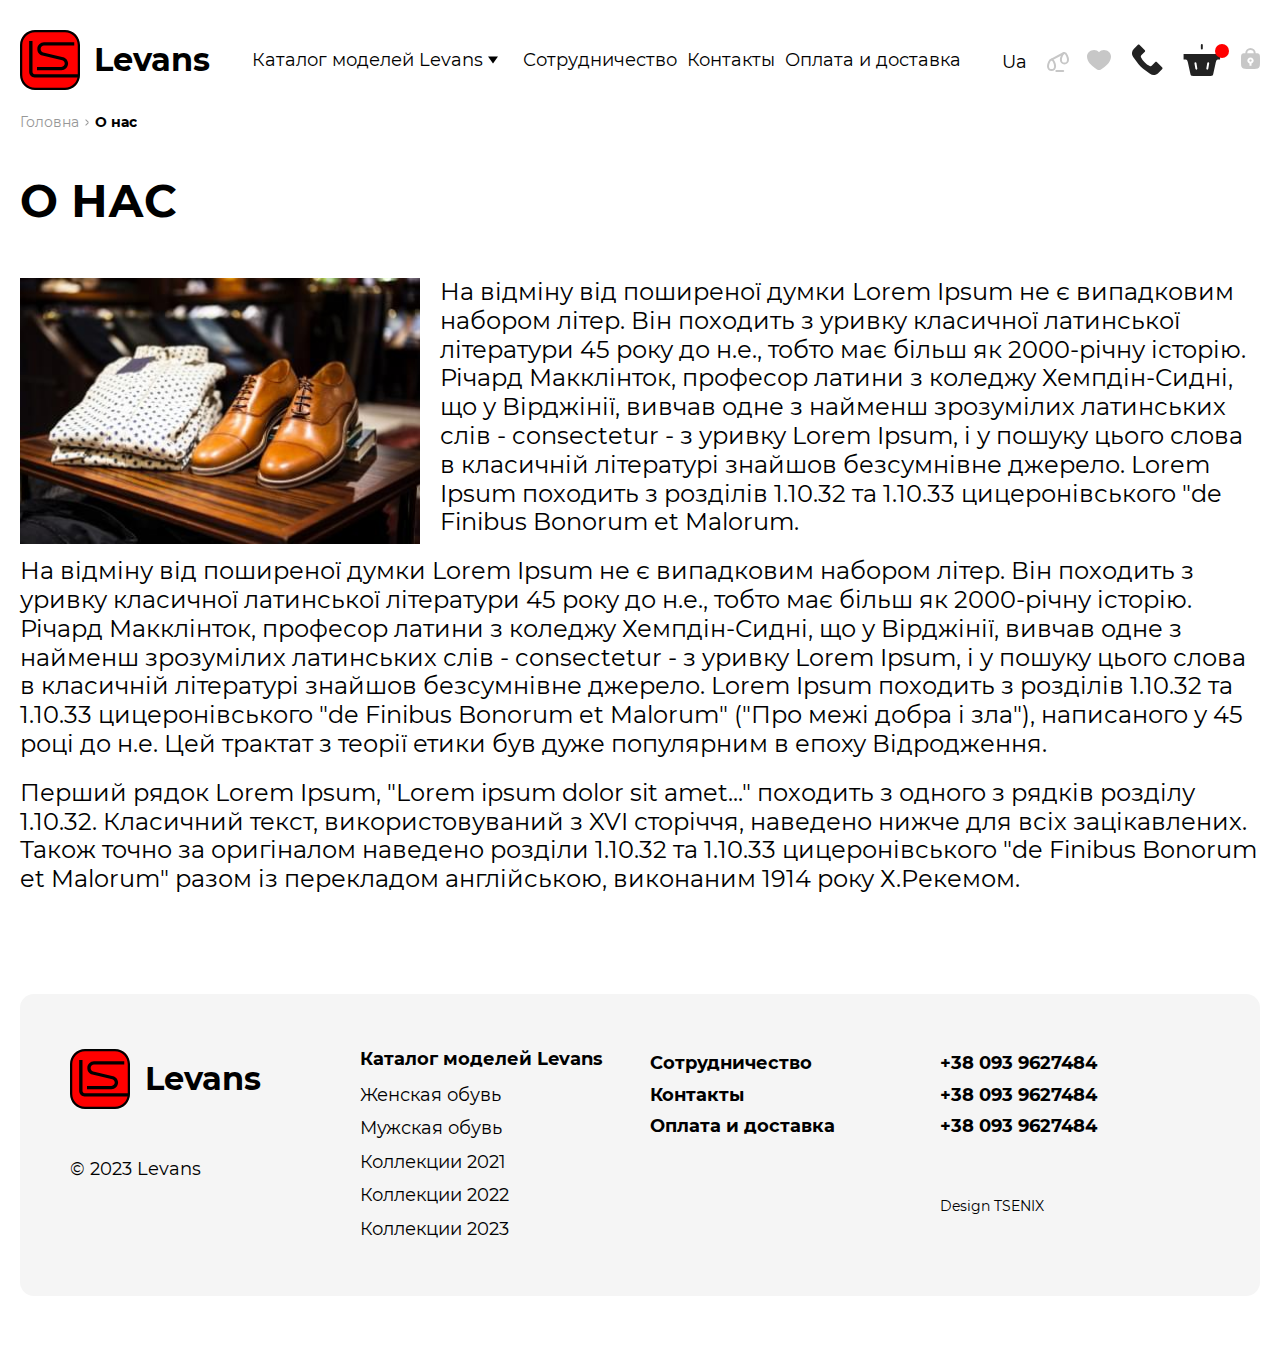
<file: about.html>
<!DOCTYPE html>
<html lang="en">

<head>
	<title>About</title>
	<meta charset="UTF-8">
	<meta name="format-detection" content="telephone=no">
	<!-- <style>body{opacity: 0;}</style> -->
	<link rel="stylesheet" href="css/style.min.css?_v=20230702235122">
	<link rel="shortcut icon" href="favicon.ico">
	<!-- <meta name="robots" content="noindex, nofollow"> -->
	<meta name="viewport" content="width=device-width, initial-scale=1.0">
</head>

<body>
	<div class="wrapper">
		<header class="header">
			<div class="_container">
				<div class="header__body">
					<div class="header__column">
						<a href="index.html" class="header__logo">
							<img src="img/logo.svg" alt="Levans">
							Levans
						</a>
					</div>

					<div class="header__column">
						<nav class="header__menu">
							<div class="header__menu-item catalog-menu-item">
								Каталог моделей Levans
								<div class="header__submenu">
									<a href="category.html" class="header__submenu-link">Женская обувь</a>
									<a href="category.html" class="header__submenu-link">Мужская обувь</a>
									<a href="category.html" class="header__submenu-link">Коллекции 2021</a>
									<a href="category.html" class="header__submenu-link">Коллекции 2023</a>
									<a href="category.html" class="header__submenu-link">Коллекции 2022</a>
								</div>
							</div>

							<a href="#" class="header__menu-item">Сотрудничество</a>
							<a href="#" class="header__menu-item">Контакты</a>
							<a href="#" class="header__menu-item">Оплата и доставка</a>
						</nav>
					</div>

					<div class="header__column">
						<div class="header__control">
							<div class="header__lang">
								<div class="lang_c">
									<a class="lang_active" href="/">Ua</a>
									<div class="lang_s">
										<a href="/ru/">Ru</a>
									</div>
								</div>
							</div>

							<a href="comparison.html" class="header__control-item scales">
								<svg width="22" height="21" viewBox="0 0 22 21" fill="none" xmlns="http://www.w3.org/2000/svg">
									<path d="M9.3418 20L16.1666 20" stroke-width="2" stroke-linecap="round" />
									<path d="M4.4124 8.54581L16.9245 2.00032" stroke-width="2" stroke-linecap="round" />
									<path d="M4.55481 19.0796C2.59167 19.0796 1.00024 17.3625 1.00024 15.2443C1.00024 13.1262 2.59167 8.54541 4.55481 8.54541C6.51794 8.54541 8.10937 13.1262 8.10937 15.2443C8.10937 17.3625 6.51794 19.0796 4.55481 19.0796Z" stroke-width="2" stroke-linecap="round" />
									<path d="M17.4454 12.5341C15.4823 12.5341 13.8909 10.817 13.8909 8.6989C13.8909 6.58075 15.4823 2 17.4454 2C19.4086 2 21 6.58075 21 8.6989C21 10.817 19.4086 12.5341 17.4454 12.5341Z" stroke-width="2" stroke-linecap="round" />
								</svg>
							</a>

							<a href="#" class="header__control-item favorite">
								<svg width="24" height="20" viewBox="0 0 24 20" fill="none" xmlns="http://www.w3.org/2000/svg">
									<path fill-rule="evenodd" clip-rule="evenodd" d="M0 6.5931C0 2.86758 3.24905 0 7.06286 0C9.0288 0 10.7586 0.926886 12 2.12689C13.2414 0.926886 14.9712 0 16.9371 0C20.7509 0 24 2.86758 24 6.5931C24 9.14483 22.9181 11.3876 21.4192 13.2855C19.9229 15.1779 17.9657 16.7848 16.0917 18.091C15.3758 18.5903 14.6517 19.0497 13.989 19.389C13.3666 19.7076 12.651 20 12 20C11.349 20 10.6334 19.7076 10.011 19.389C9.34835 19.0497 8.62423 18.5903 7.90834 18.091C6.03442 16.7848 4.07712 15.1779 2.58076 13.2855C1.08192 11.3876 0 9.14483 0 6.5931Z" />
								</svg>
							</a>

							<a href="tel:380939627484" class="header__control-item phone">
								<img src="img/icons/phone.svg" alt="">
							</a>

							<a href="#" class="header__control-item basket active">
								<img src="img/icons/basket.svg" alt="">
							</a>

							<div class="header__control-item auth">
								<span><img src="img/icons/lock.svg" alt=""></span>
								<a href="#"><img src="img/icons/open.svg" alt=""></a>
							</div>

							<div class="menu-icon">
								<span></span>
							</div>
						</div>
					</div>
				</div>
			</div>
		</header>

		<div class="menu">
			<div class="menu__body">
				<div class="menu__item">Каталог моделей Levans</div>

				<div class="menu__submenu">
					<a href="category.html" class="menu__submenu-item">Женская обувь</a>
					<a href="category.html" class="menu__submenu-item">Мужская обувь</a>
					<a href="category.html" class="menu__submenu-item">Коллекции 2021</a>
					<a href="category.html" class="menu__submenu-item">Коллекции 2023</a>
					<a href="category.html" class="menu__submenu-item">Коллекции 2022</a>
				</div>

				<a href="#" class="menu__item">Сотрудничество</a>

				<a href="#" class="menu__item">Контакты</a>

				<a href="#" class="menu__item">Оплата и доставка</a>

				<div class="menu__submenu second">
					<a href="#" class="menu__submenu-item">Список желаний</a>
					<a href="#" class="menu__submenu-item">Сравнение моделей</a>
				</div>

				<div class="menu__phones">
					<a href="tel:380939627484" class="menu__phone">+38 093 9627484</a>
					<a href="tel:380939627484" class="menu__phone">+38 093 9627484</a>
					<a href="tel:380939627484" class="menu__phone">+38 093 9627484</a>
				</div>

				<div class="menu__contacts">
					<a href="mailto:i@tsenix.com" class="menu__contact">
						<img src="img/icons/post.svg" alt=""> i@tsenix.com
					</a>

					<a href="#" class="menu__contact">
						<img src="img/icons/telegram.svg" alt=""> Telegram
					</a>

					<a href="#" class="menu__contact">
						<img src="img/icons/viber.svg" alt=""> Viber
					</a>
				</div>
			</div>
		</div>

		<main class="page">
			<div class="breadcrumbs">
				<div class="_container">
					<ul class="breadcrumbs__list">
						<li><a href="index.html" class="breadcrumbs__item">Головна</a></li>
						<li class="breadcrumbs__nolink">О нас</li>
					</ul>
				</div>
			</div>

			<div class="about">
				<div class="_container">
					<div class="about__title">О нас</div>

					<div class="about__body">
						<img src="img/about/image-01.jpg" alt="" class="about__image">

						<p class="about__text">На відміну від поширеної думки Lorem Ipsum не є випадковим набором літер. Він походить з уривку класичної латинської літератури 45 року до н.е., тобто має більш як 2000-річну історію. Річард Макклінток, професор латини з коледжу Хемпдін-Сидні, що у Вірджінії, вивчав одне з найменш зрозумілих латинських слів - consectetur - з уривку Lorem Ipsum, і у пошуку цього слова в класичній літературі знайшов безсумнівне джерело. Lorem Ipsum походить з розділів 1.10.32 та 1.10.33 цицеронівського "de Finibus Bonorum et Malorum.</p>

						<p class="about__text">На відміну від поширеної думки Lorem Ipsum не є випадковим набором літер. Він походить з уривку класичної латинської літератури 45 року до н.е., тобто має більш як 2000-річну історію. Річард Макклінток, професор латини з коледжу Хемпдін-Сидні, що у Вірджінії, вивчав одне з найменш зрозумілих латинських слів - consectetur - з уривку Lorem Ipsum, і у пошуку цього слова в класичній літературі знайшов безсумнівне джерело. Lorem Ipsum походить з розділів 1.10.32 та 1.10.33 цицеронівського "de Finibus Bonorum et Malorum" ("Про межі добра і зла"), написаного у 45 році до н.е. Цей трактат з теорії етики був дуже популярним в епоху Відродження.</p>

						<p class="about__text">Перший рядок Lorem Ipsum, "Lorem ipsum dolor sit amet..." походить з одного з рядків розділу 1.10.32. Класичний текст, використовуваний з XVI сторіччя, наведено нижче для всіх зацікавлених. Також точно за оригіналом наведено розділи 1.10.32 та 1.10.33 цицеронівського "de Finibus Bonorum et Malorum" разом із перекладом англійською, виконаним 1914 року Х.Рекемом.</p>
					</div>
				</div>
			</div>
		</main>
		<footer class="footer">
			<div class="_container">
				<div class="footer__body">
					<div class="footer__column">
						<a href="index.html" class="footer__logo">
							<img src="img/logo.svg" alt="Levans"> Levans
						</a>

						<div class="footer__copyright">© 2023 Levans</div>
					</div>

					<div class="footer__column">
						<div class="footer__menu-item">Каталог моделей Levans</div>

						<div class="footer__submenu">
							<a href="category.html" class="footer__submenu-link">Женская обувь</a>
							<a href="category.html" class="footer__submenu-link">Мужская обувь</a>
							<a href="category.html" class="footer__submenu-link">Коллекции 2021</a>
							<a href="category.html" class="footer__submenu-link">Коллекции 2022</a>
							<a href="category.html" class="footer__submenu-link">Коллекции 2023</a>
						</div>
					</div>

					<div class="footer__column">
						<div class="footer__menu">
							<a href="#" class="footer__menu-link">Сотрудничество</a>
							<a href="#" class="footer__menu-link">Контакты</a>
							<a href="#" class="footer__menu-link">Оплата и доставка</a>
						</div>
					</div>

					<div class="footer__column">
						<div class="footer__phones">
							<a href="tel:380939627484" class="footer__phone">+38 093 9627484</a>
							<a href="tel:380939627484" class="footer__phone">+38 093 9627484</a>
							<a href="tel:380939627484" class="footer__phone">+38 093 9627484</a>
						</div>

						<div class="footer__author">Design <a href="#">TSENIX</a></div>
					</div>
				</div>
			</div>
		</footer>

	</div>
	<script src="js/app.min.js?_v=20230702235122"></script>
</body>

</html>
</file>
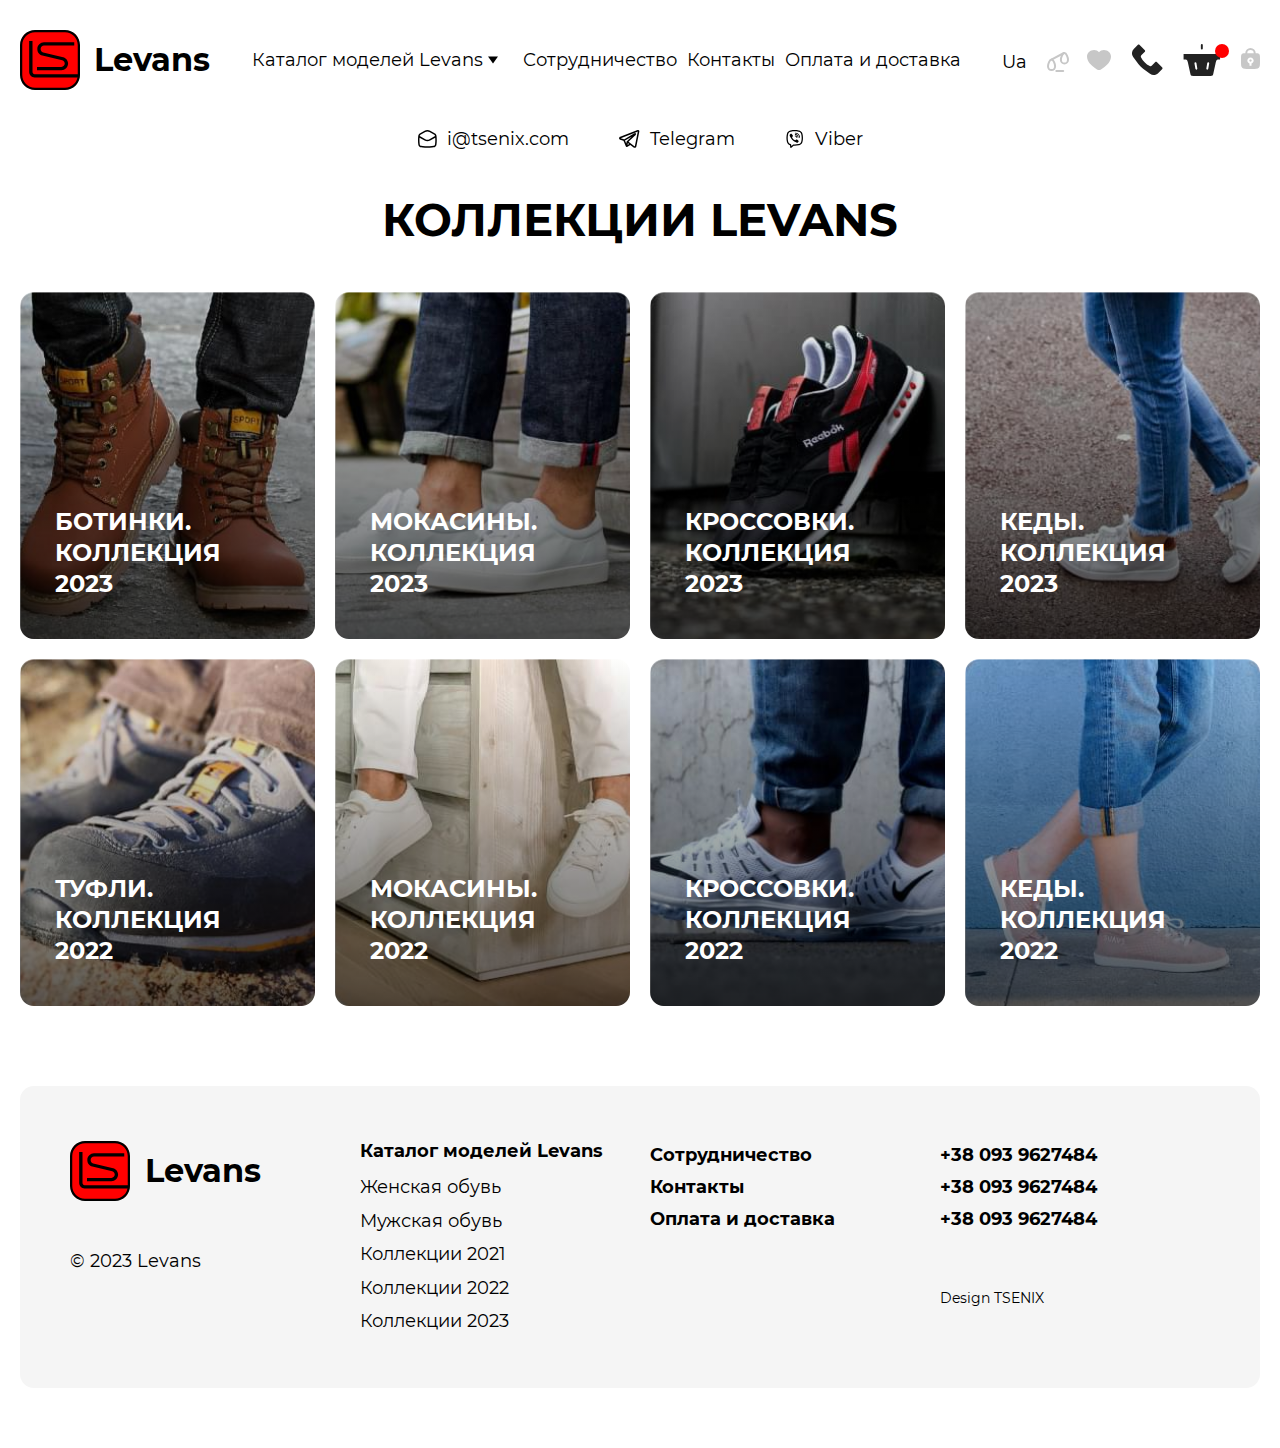
<file: catalog.html>
<!DOCTYPE html>
<html lang="en">

<head>
	<title>Catalog</title>
	<meta charset="UTF-8">
	<meta name="format-detection" content="telephone=no">
	<!-- <style>body{opacity: 0;}</style> -->
	<link rel="stylesheet" href="css/style.min.css?_v=20230702235122">
	<link rel="shortcut icon" href="favicon.ico">
	<!-- <meta name="robots" content="noindex, nofollow"> -->
	<meta name="viewport" content="width=device-width, initial-scale=1.0">
</head>

<body>
	<div class="wrapper">
		<header class="header">
			<div class="_container">
				<div class="header__body">
					<div class="header__column">
						<a href="index.html" class="header__logo">
							<img src="img/logo.svg" alt="Levans">
							Levans
						</a>
					</div>

					<div class="header__column">
						<nav class="header__menu">
							<div class="header__menu-item catalog-menu-item">
								Каталог моделей Levans
								<div class="header__submenu">
									<a href="category.html" class="header__submenu-link">Женская обувь</a>
									<a href="category.html" class="header__submenu-link">Мужская обувь</a>
									<a href="category.html" class="header__submenu-link">Коллекции 2021</a>
									<a href="category.html" class="header__submenu-link">Коллекции 2023</a>
									<a href="category.html" class="header__submenu-link">Коллекции 2022</a>
								</div>
							</div>

							<a href="#" class="header__menu-item">Сотрудничество</a>
							<a href="#" class="header__menu-item">Контакты</a>
							<a href="#" class="header__menu-item">Оплата и доставка</a>
						</nav>
					</div>

					<div class="header__column">
						<div class="header__control">
							<div class="header__lang">
								<div class="lang_c">
									<a class="lang_active" href="/">Ua</a>
									<div class="lang_s">
										<a href="/ru/">Ru</a>
									</div>
								</div>
							</div>

							<a href="comparison.html" class="header__control-item scales">
								<svg width="22" height="21" viewBox="0 0 22 21" fill="none" xmlns="http://www.w3.org/2000/svg">
									<path d="M9.3418 20L16.1666 20" stroke-width="2" stroke-linecap="round" />
									<path d="M4.4124 8.54581L16.9245 2.00032" stroke-width="2" stroke-linecap="round" />
									<path d="M4.55481 19.0796C2.59167 19.0796 1.00024 17.3625 1.00024 15.2443C1.00024 13.1262 2.59167 8.54541 4.55481 8.54541C6.51794 8.54541 8.10937 13.1262 8.10937 15.2443C8.10937 17.3625 6.51794 19.0796 4.55481 19.0796Z" stroke-width="2" stroke-linecap="round" />
									<path d="M17.4454 12.5341C15.4823 12.5341 13.8909 10.817 13.8909 8.6989C13.8909 6.58075 15.4823 2 17.4454 2C19.4086 2 21 6.58075 21 8.6989C21 10.817 19.4086 12.5341 17.4454 12.5341Z" stroke-width="2" stroke-linecap="round" />
								</svg>
							</a>

							<a href="#" class="header__control-item favorite">
								<svg width="24" height="20" viewBox="0 0 24 20" fill="none" xmlns="http://www.w3.org/2000/svg">
									<path fill-rule="evenodd" clip-rule="evenodd" d="M0 6.5931C0 2.86758 3.24905 0 7.06286 0C9.0288 0 10.7586 0.926886 12 2.12689C13.2414 0.926886 14.9712 0 16.9371 0C20.7509 0 24 2.86758 24 6.5931C24 9.14483 22.9181 11.3876 21.4192 13.2855C19.9229 15.1779 17.9657 16.7848 16.0917 18.091C15.3758 18.5903 14.6517 19.0497 13.989 19.389C13.3666 19.7076 12.651 20 12 20C11.349 20 10.6334 19.7076 10.011 19.389C9.34835 19.0497 8.62423 18.5903 7.90834 18.091C6.03442 16.7848 4.07712 15.1779 2.58076 13.2855C1.08192 11.3876 0 9.14483 0 6.5931Z" />
								</svg>
							</a>

							<a href="tel:380939627484" class="header__control-item phone">
								<img src="img/icons/phone.svg" alt="">
							</a>

							<a href="#" class="header__control-item basket active">
								<img src="img/icons/basket.svg" alt="">
							</a>

							<div class="header__control-item auth">
								<span><img src="img/icons/lock.svg" alt=""></span>
								<a href="#"><img src="img/icons/open.svg" alt=""></a>
							</div>

							<div class="menu-icon">
								<span></span>
							</div>
						</div>
					</div>
				</div>
			</div>
		</header>

		<div class="menu">
			<div class="menu__body">
				<div class="menu__item">Каталог моделей Levans</div>

				<div class="menu__submenu">
					<a href="category.html" class="menu__submenu-item">Женская обувь</a>
					<a href="category.html" class="menu__submenu-item">Мужская обувь</a>
					<a href="category.html" class="menu__submenu-item">Коллекции 2021</a>
					<a href="category.html" class="menu__submenu-item">Коллекции 2023</a>
					<a href="category.html" class="menu__submenu-item">Коллекции 2022</a>
				</div>

				<a href="#" class="menu__item">Сотрудничество</a>

				<a href="#" class="menu__item">Контакты</a>

				<a href="#" class="menu__item">Оплата и доставка</a>

				<div class="menu__submenu second">
					<a href="#" class="menu__submenu-item">Список желаний</a>
					<a href="#" class="menu__submenu-item">Сравнение моделей</a>
				</div>

				<div class="menu__phones">
					<a href="tel:380939627484" class="menu__phone">+38 093 9627484</a>
					<a href="tel:380939627484" class="menu__phone">+38 093 9627484</a>
					<a href="tel:380939627484" class="menu__phone">+38 093 9627484</a>
				</div>

				<div class="menu__contacts">
					<a href="mailto:i@tsenix.com" class="menu__contact">
						<img src="img/icons/post.svg" alt=""> i@tsenix.com
					</a>

					<a href="#" class="menu__contact">
						<img src="img/icons/telegram.svg" alt=""> Telegram
					</a>

					<a href="#" class="menu__contact">
						<img src="img/icons/viber.svg" alt=""> Viber
					</a>
				</div>
			</div>
		</div>

		<main class="page">
			<div class="contacts">
				<div class="_container">
					<div class="contacts__body">
						<a href="mailto:i@tsenix.com" class="contacts__item">
							<svg width="19" height="18" viewBox="0 0 19 18" fill="none" xmlns="http://www.w3.org/2000/svg">
								<path fill-rule="evenodd" clip-rule="evenodd" d="M17.195 3.51499C17.863 3.99599 18.334 4.735 18.463 5.593C18.508 5.894 18.549 6.19599 18.585 6.49699C18.865 9.09999 18.853 12.102 18.463 14.694C18.247 16.129 17.077 17.229 15.632 17.354L14.121 17.485C10.9724 17.759 7.80555 17.759 4.65655 17.485L3.14635 17.354C1.70125 17.229 0.530542 16.129 0.314842 14.694C-0.0749581 12.102 -0.0874512 9.09999 0.192749 6.49699C0.228949 6.19599 0.269642 5.894 0.314842 5.593C0.443842 4.736 0.913842 3.99798 1.57974 3.51698L1.57905 3.50999L1.62624 3.48399C1.79874 3.36399 1.98385 3.26098 2.17905 3.17698L6.59505 0.723C8.33165 -0.241 10.4433 -0.241 12.1799 0.723L16.586 3.171C16.79 3.258 16.984 3.36598 17.164 3.49198L17.196 3.50999L17.195 3.51499ZM16.355 4.758L11.4514 2.03498C10.1678 1.32098 8.60715 1.32098 7.32355 2.03498L2.43185 4.75199C2.09835 5.00399 1.86375 5.38099 1.79825 5.81699C1.78655 5.89399 1.77515 5.972 1.76405 6.05L7.32504 9.13898C8.60864 9.85198 10.1693 9.85198 11.4529 9.13898L17.014 6.05C17.003 5.972 16.991 5.89399 16.98 5.81699C16.915 5.38399 16.684 5.01 16.355 4.758ZM17.094 13.625C17.333 11.646 17.367 9.64798 17.197 7.66398L12.1814 10.451C10.4448 11.415 8.33314 11.415 6.59654 10.451L1.58054 7.66398C1.41074 9.64798 1.44515 11.646 1.68355 13.625C1.71755 13.907 1.75585 14.19 1.79825 14.471C1.82215 14.631 1.86885 14.783 1.93465 14.923C2.17775 15.442 2.68264 15.808 3.27624 15.86L4.78645 15.991C7.84904 16.257 10.9289 16.257 13.992 15.991L15.502 15.86C15.973 15.819 16.389 15.579 16.662 15.222C16.825 15.008 16.938 14.752 16.98 14.471C17.022 14.19 17.06 13.907 17.094 13.625Z" />
							</svg>
							i@tsenix.com
						</a>

						<a href="#" class="contacts__item">
							<svg width="21" height="18" viewBox="0 0 21 18" fill="none" xmlns="http://www.w3.org/2000/svg">
								<path fill-rule="evenodd" clip-rule="evenodd" d="M4.38048 10.7671C4.42428 10.7771 4.46848 10.7871 4.51258 10.7971C4.56078 10.9071 4.62298 11.057 4.69548 11.227C4.87258 11.647 5.11118 12.2071 5.35748 12.7971C5.85968 14.0071 6.36628 15.237 6.47818 15.597C6.61668 16.037 6.76308 16.3271 6.92298 16.5371C7.00558 16.6371 7.10118 16.7371 7.21298 16.7971C7.26928 16.8371 7.32878 16.8671 7.39088 16.8871C7.39358 16.8871 7.39628 16.8871 7.39908 16.8871C7.71908 17.0071 8.01088 16.9571 8.19348 16.8971C8.29128 16.8671 8.37038 16.8271 8.42638 16.7971C8.45498 16.7771 8.47908 16.7671 8.49838 16.7471H8.50288L11.3291 14.987L14.5937 17.487C14.6418 17.527 14.6944 17.557 14.75 17.577C15.1422 17.747 15.522 17.8071 15.8792 17.7571C16.2359 17.7071 16.519 17.5671 16.7298 17.3971C16.9362 17.2271 17.0762 17.0471 17.1633 16.9071C17.2078 16.8371 17.2412 16.777 17.2648 16.727C17.2766 16.707 17.2861 16.6771 17.2935 16.6671L17.3029 16.6471L17.3065 16.6371L17.308 16.6271H17.3086H17.3093C17.3264 16.5871 17.3396 16.5371 17.3486 16.4971L20.3288 1.46702C20.3383 1.41702 20.3431 1.37701 20.3431 1.32701C20.3431 0.887009 20.1773 0.467013 19.7875 0.207013C19.4543 -0.00298657 19.0831 -0.0129377 18.8486 0.00706226C18.5955 0.0270623 18.3618 0.0870671 18.205 0.137067C18.1234 0.157067 18.0549 0.187013 18.0056 0.207013C17.9808 0.217013 17.9605 0.227033 17.9453 0.227033L17.934 0.237043L1.22028 6.78709H1.21808C1.20738 6.79709 1.19378 6.79711 1.17748 6.80711C1.14508 6.81711 1.10178 6.83704 1.05108 6.85704C0.952282 6.90704 0.813784 6.977 0.671584 7.067C0.444384 7.227 -0.0781169 7.65704 0.00988312 8.35704C0.0800831 8.91704 0.464381 9.26711 0.698581 9.42711C0.827181 9.51711 0.949384 9.58706 1.03828 9.62706C1.07958 9.64706 1.16528 9.677 1.20248 9.697H1.21188L4.38048 10.7671ZM18.5189 1.61705H18.5166C18.5082 1.61705 18.4999 1.62706 18.4914 1.62706L1.75738 8.18699C1.74868 8.19699 1.73988 8.197 1.73098 8.197L1.72168 8.20701C1.71098 8.20701 1.69298 8.21703 1.67028 8.22703C1.65748 8.22703 1.64408 8.23705 1.63048 8.24705C1.64918 8.25705 1.66718 8.26708 1.68308 8.27708C1.69838 8.27708 1.71008 8.28709 1.71648 8.28709L4.85908 9.34703C4.91658 9.36703 4.97028 9.3871 5.01948 9.4171L15.3963 3.34703L15.406 3.33702C15.4135 3.33702 15.4235 3.32701 15.4354 3.32701C15.459 3.30701 15.4914 3.29708 15.53 3.27708C15.602 3.23708 15.7173 3.17707 15.8471 3.13707C15.9374 3.11707 16.2039 3.03706 16.492 3.12706C16.6698 3.18706 16.8539 3.30707 16.9737 3.51707C17.0331 3.61707 17.0648 3.717 17.0802 3.817C17.121 3.967 17.1145 4.11704 17.0826 4.23704C17.0138 4.51704 16.821 4.72708 16.6455 4.89708C16.4951 5.03708 14.5497 6.90706 12.6306 8.75706C11.6735 9.68706 10.7263 10.5971 10.0182 11.2871L9.55318 11.727L15.4251 16.237C15.5598 16.277 15.6394 16.2771 15.6762 16.2771C15.7201 16.2671 15.756 16.247 15.7927 16.227C15.8337 16.187 15.8696 16.147 15.8964 16.107L15.8975 16.097L18.788 1.52708C18.7451 1.53708 18.7017 1.547 18.6599 1.567C18.6126 1.577 18.5735 1.59704 18.5477 1.60704C18.5348 1.60704 18.5256 1.61705 18.5206 1.61705H18.5189ZM10.0576 14.0071L8.88608 13.107L8.60228 14.9171L10.0576 14.0071ZM7.81148 11.327L8.97638 10.207C9.68448 9.51701 10.6319 8.60699 11.5891 7.68699L12.5616 6.74705L6.04148 10.5571L6.07648 10.6471C6.25418 11.0671 6.49388 11.627 6.74138 12.227C6.92658 12.667 7.12018 13.127 7.29648 13.567L7.57948 11.7671C7.60678 11.5871 7.69158 11.437 7.81148 11.327Z" />
							</svg>
							Telegram
						</a>

						<a href="#" class="contacts__item">
							<svg width="20" height="21" viewBox="0 0 20 21" fill="none" xmlns="http://www.w3.org/2000/svg">
								<path d="M5.71484 4.35238C5.52884 4.32238 5.33985 4.36249 5.17785 4.46249H5.16385C4.78885 4.68249 4.45085 4.96244 4.16285 5.28244C3.92285 5.56244 3.79285 5.84239 3.75885 6.11239C3.73885 6.27239 3.75285 6.43248 3.79985 6.58248L3.81785 6.59237C4.08685 7.39237 4.43985 8.1524 4.86985 8.8724C5.42485 9.8824 6.10685 10.8124 6.90085 11.6424L6.92385 11.6825L6.96184 11.7025L6.98485 11.7324L7.01285 11.7624C7.84985 12.5524 8.78484 13.2425 9.79484 13.8025C10.9498 14.4225 11.6509 14.7224 12.0719 14.8424V14.8524C12.1949 14.8924 12.3068 14.9124 12.4198 14.9124C12.7788 14.8824 13.1178 14.7324 13.3838 14.4924C13.7088 14.2024 13.9828 13.8624 14.1978 13.4924V13.4824C14.3998 13.1024 14.3308 12.7424 14.0408 12.5024C13.4578 11.9924 12.8288 11.5424 12.1599 11.1524C11.7129 10.9124 11.2579 11.0525 11.0739 11.3025L10.6808 11.8025C10.4788 12.0425 10.1129 12.0124 10.1129 12.0124H10.1019C7.37185 11.3224 6.64284 8.55245 6.64284 8.55245C6.64284 8.55245 6.60885 8.18239 6.86185 7.98239L7.35384 7.59237C7.58984 7.40237 7.75385 6.9424 7.50085 6.4924C7.11485 5.8224 6.66385 5.19239 6.15385 4.61239C6.04285 4.48239 5.88684 4.38238 5.71284 4.35238H5.71484Z" />
								<path d="M10.3281 3.15247C10.0521 3.15247 9.82812 3.37247 9.82812 3.65247C9.82812 3.93247 10.0521 4.15247 10.3281 4.15247C11.5931 4.15247 12.6431 4.56242 13.4731 5.35242C13.9011 5.79242 14.2331 6.30243 14.4521 6.86243C14.6711 7.43243 14.7711 8.03245 14.7451 8.63245C14.7331 8.90245 14.9481 9.14247 15.2231 9.15247C15.4991 9.16247 15.7321 8.95249 15.7441 8.67249C15.7761 7.93249 15.6531 7.19244 15.3841 6.50244C15.1151 5.81244 14.7051 5.18247 14.1801 4.65247L14.1701 4.64246C13.1401 3.65246 11.8341 3.15247 10.3281 3.15247Z" />
								<path d="M10.2949 4.79297C10.0189 4.79297 9.79492 5.02297 9.79492 5.29297C9.79492 5.57297 10.0189 5.79297 10.2949 5.79297H10.3119C11.2239 5.86297 11.8879 6.16296 12.3529 6.66296C12.8299 7.18296 13.0769 7.81292 13.0579 8.61292C13.0519 8.88292 13.2709 9.11292 13.5469 9.12292C13.8229 9.12292 14.0519 8.90293 14.0579 8.63293C14.0819 7.59293 13.7489 6.70291 13.0859 5.98291H13.0849C12.4089 5.25291 11.4809 4.87298 10.3619 4.80298L10.3449 4.79297H10.2949Z" />
								<path d="M10.2757 6.47197C10.0007 6.45197 9.76475 6.67206 9.75075 6.94206C9.73575 7.22206 9.94774 7.45197 10.2237 7.47197C10.6417 7.49197 10.9087 7.61203 11.0767 7.78203C11.2457 7.95203 11.3717 8.23202 11.3947 8.65202C11.4087 8.93202 11.6447 9.142 11.9207 9.132C12.1957 9.112 12.4077 8.88197 12.3927 8.60197C12.3607 8.00197 12.1727 7.47207 11.7877 7.08207C11.4007 6.69207 10.8737 6.50197 10.2757 6.47197Z" />
								<path fill-rule="evenodd" clip-rule="evenodd" d="M4.817 0.5325C7.999 -0.1775 11.299 -0.1775 14.481 0.5325L14.82 0.612456C16.717 1.03246 18.214 2.49247 18.692 4.37247C19.499 7.55247 19.499 10.8925 18.692 14.0725C18.214 15.9625 16.717 17.4125 14.82 17.8325L14.481 17.9125C12.482 18.3625 10.437 18.5225 8.403 18.4125L5.75 20.7825C5.546 20.9725 5.26 21.0225 5.002 20.9325C4.744 20.8425 4.555 20.6224 4.51 20.3524L4.071 17.7325C2.369 17.2024 1.049 15.8225 0.606 14.0725C-0.202 10.8925 -0.202 7.55247 0.606 4.37247C1.084 2.49247 2.58099 1.03246 4.47799 0.612456L4.817 0.5325ZM14.154 2.00247C11.187 1.33247 8.11099 1.33247 5.14399 2.00247L4.805 2.07254C3.46 2.37254 2.39899 3.41246 2.05999 4.74246C1.31299 7.68246 1.31299 10.7625 2.05999 13.7025C2.39899 15.0425 3.46 16.0725 4.805 16.3725L4.89399 16.3925C5.19199 16.4625 5.42 16.7025 5.471 17.0025L5.765 18.7625L7.637 17.0825C7.788 16.9525 7.988 16.8825 8.19 16.8925C10.184 17.0325 12.193 16.8825 14.154 16.4525L14.493 16.3725C15.837 16.0725 16.899 15.0425 17.238 13.7025C17.984 10.7625 17.984 7.68246 17.238 4.74246C16.899 3.41246 15.837 2.37254 14.493 2.07254L14.154 2.00247Z" />
							</svg>
							Viber
						</a>
					</div>
				</div>
			</div>

			<div class="collection">
				<div class="_container">
					<div class="collection__title">Коллекции Levans</div>

					<div class="collection__body">
						<a href="category.html" class="collection__item">
							<img src="img/collection/image-01.jpg" alt="" class="collection__image">
							<span class="collection__text">БОТИНКИ. КОЛЛЕКЦИЯ 2023</span>
						</a>

						<a href="category.html" class="collection__item">
							<img src="img/collection/image-02.jpg" alt="" class="collection__image">
							<span class="collection__text">МОКАСИНЫ. КОЛЛЕКЦИЯ 2023</span>
						</a>

						<a href="category.html" class="collection__item">
							<img src="img/collection/image-03.jpg" alt="" class="collection__image">
							<span class="collection__text">КРОССОВКИ. КОЛЛЕКЦИЯ 2023</span>
						</a>

						<a href="category.html" class="collection__item">
							<img src="img/collection/image-04.jpg" alt="" class="collection__image">
							<span class="collection__text">КЕДЫ. КОЛЛЕКЦИЯ 2023</span>
						</a>

						<a href="category.html" class="collection__item">
							<img src="img/collection/image-05.jpg" alt="" class="collection__image">
							<span class="collection__text">ТУФЛИ. КОЛЛЕКЦИЯ 2022</span>
						</a>

						<a href="category.html" class="collection__item">
							<img src="img/collection/image-06.jpg" alt="" class="collection__image">
							<span class="collection__text">МОКАСИНЫ. КОЛЛЕКЦИЯ 2022</span>
						</a>

						<a href="category.html" class="collection__item">
							<img src="img/collection/image-07.jpg" alt="" class="collection__image">
							<span class="collection__text">КРОССОВКИ. КОЛЛЕКЦИЯ 2022</span>
						</a>

						<a href="category.html" class="collection__item">
							<img src="img/collection/image-08.jpg" alt="" class="collection__image">
							<span class="collection__text">КЕДЫ. КОЛЛЕКЦИЯ 2022</span>
						</a>
					</div>
				</div>
			</div>
		</main>
		<footer class="footer">
			<div class="_container">
				<div class="footer__body">
					<div class="footer__column">
						<a href="index.html" class="footer__logo">
							<img src="img/logo.svg" alt="Levans"> Levans
						</a>

						<div class="footer__copyright">© 2023 Levans</div>
					</div>

					<div class="footer__column">
						<div class="footer__menu-item">Каталог моделей Levans</div>

						<div class="footer__submenu">
							<a href="category.html" class="footer__submenu-link">Женская обувь</a>
							<a href="category.html" class="footer__submenu-link">Мужская обувь</a>
							<a href="category.html" class="footer__submenu-link">Коллекции 2021</a>
							<a href="category.html" class="footer__submenu-link">Коллекции 2022</a>
							<a href="category.html" class="footer__submenu-link">Коллекции 2023</a>
						</div>
					</div>

					<div class="footer__column">
						<div class="footer__menu">
							<a href="#" class="footer__menu-link">Сотрудничество</a>
							<a href="#" class="footer__menu-link">Контакты</a>
							<a href="#" class="footer__menu-link">Оплата и доставка</a>
						</div>
					</div>

					<div class="footer__column">
						<div class="footer__phones">
							<a href="tel:380939627484" class="footer__phone">+38 093 9627484</a>
							<a href="tel:380939627484" class="footer__phone">+38 093 9627484</a>
							<a href="tel:380939627484" class="footer__phone">+38 093 9627484</a>
						</div>

						<div class="footer__author">Design <a href="#">TSENIX</a></div>
					</div>
				</div>
			</div>
		</footer>

	</div>
	<script src="js/app.min.js?_v=20230702235122"></script>
</body>

</html>
</file>
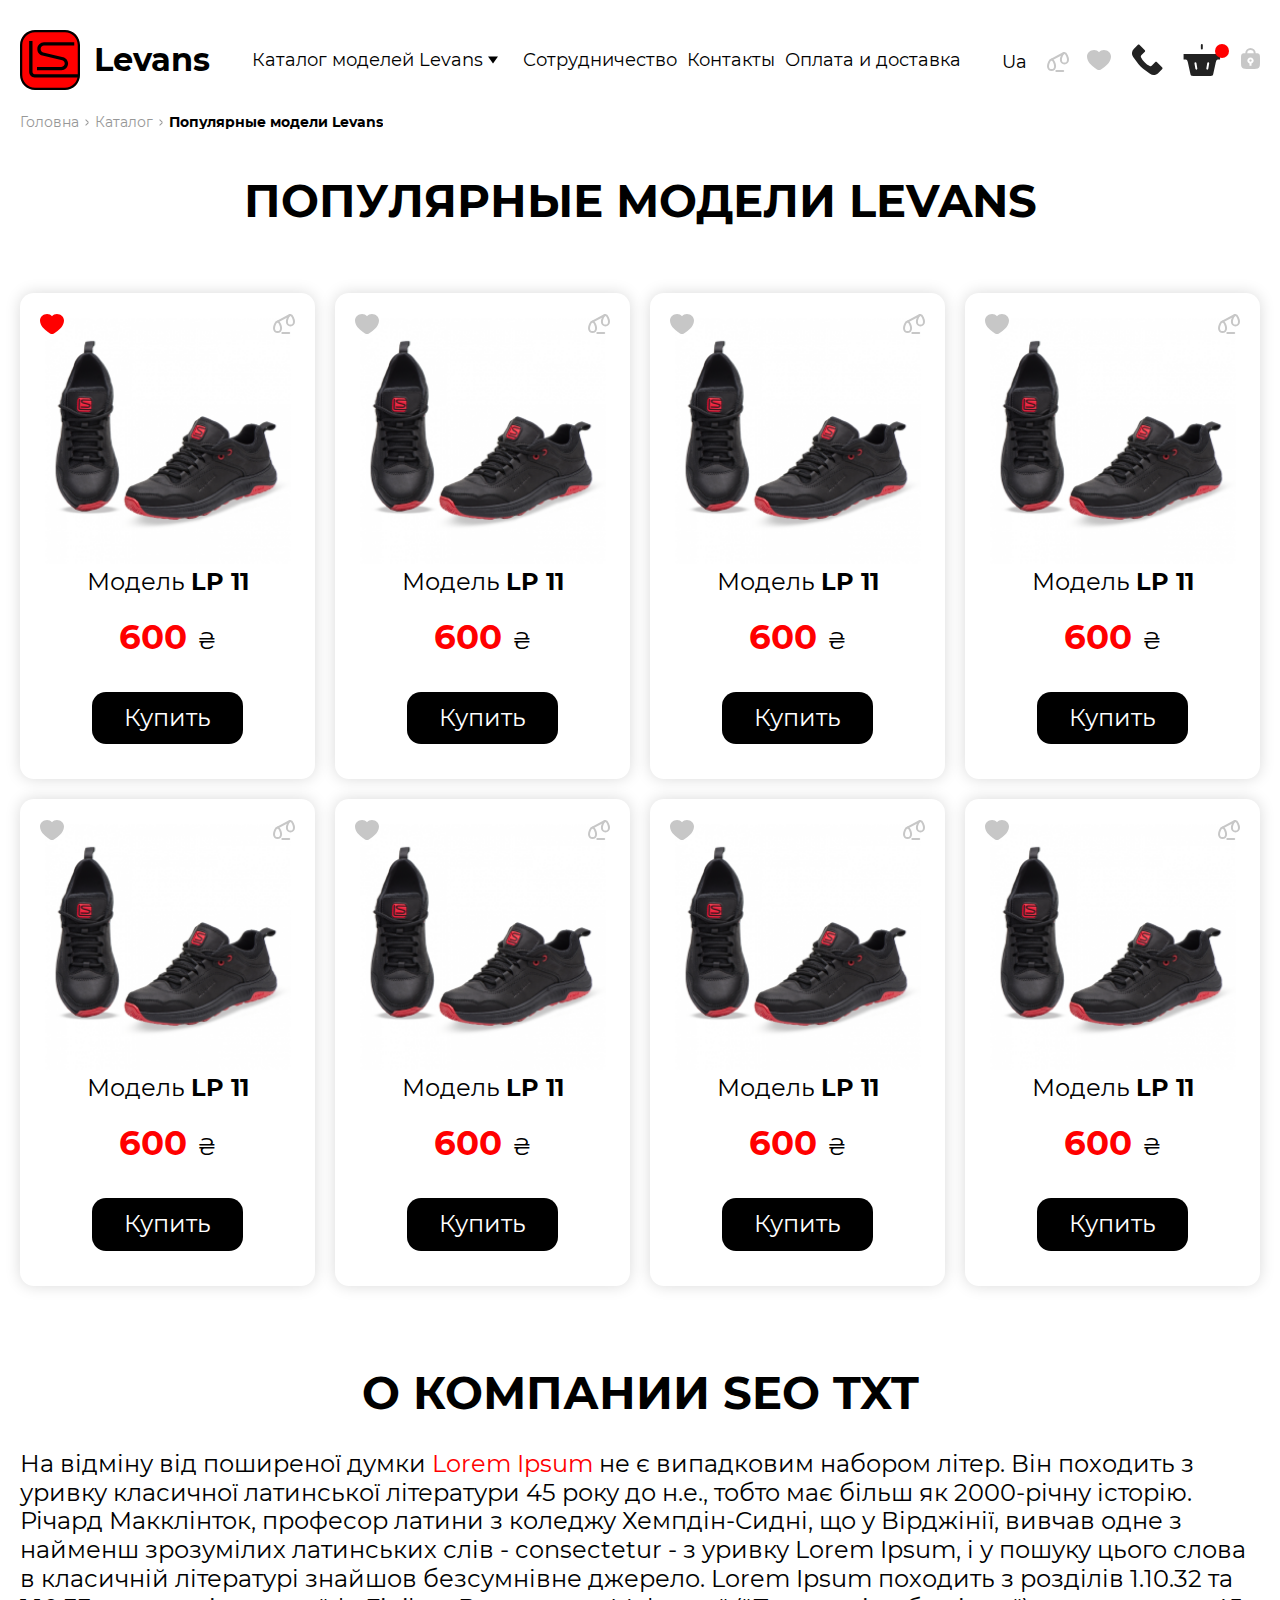
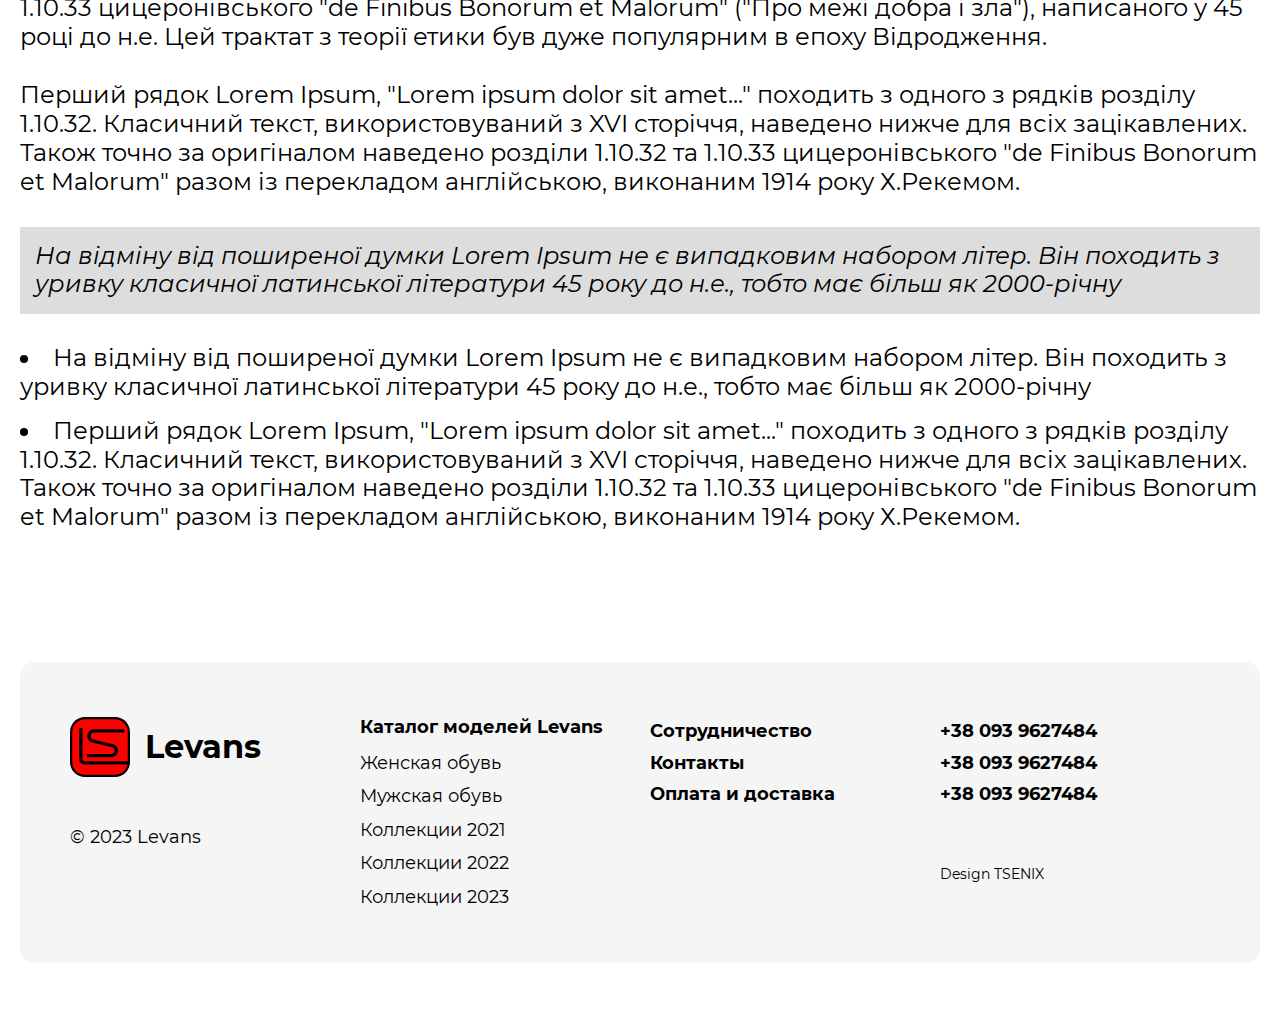
<file: category.html>
<!DOCTYPE html>
<html lang="en">

<head>
	<title>Category</title>
	<meta charset="UTF-8">
	<meta name="format-detection" content="telephone=no">
	<!-- <style>body{opacity: 0;}</style> -->
	<link rel="stylesheet" href="css/style.min.css?_v=20230702235122">
	<link rel="shortcut icon" href="favicon.ico">
	<!-- <meta name="robots" content="noindex, nofollow"> -->
	<meta name="viewport" content="width=device-width, initial-scale=1.0">
</head>

<body>
	<div class="wrapper">
		<header class="header">
			<div class="_container">
				<div class="header__body">
					<div class="header__column">
						<a href="index.html" class="header__logo">
							<img src="img/logo.svg" alt="Levans">
							Levans
						</a>
					</div>

					<div class="header__column">
						<nav class="header__menu">
							<div class="header__menu-item catalog-menu-item">
								Каталог моделей Levans
								<div class="header__submenu">
									<a href="category.html" class="header__submenu-link">Женская обувь</a>
									<a href="category.html" class="header__submenu-link">Мужская обувь</a>
									<a href="category.html" class="header__submenu-link">Коллекции 2021</a>
									<a href="category.html" class="header__submenu-link">Коллекции 2023</a>
									<a href="category.html" class="header__submenu-link">Коллекции 2022</a>
								</div>
							</div>

							<a href="#" class="header__menu-item">Сотрудничество</a>
							<a href="#" class="header__menu-item">Контакты</a>
							<a href="#" class="header__menu-item">Оплата и доставка</a>
						</nav>
					</div>

					<div class="header__column">
						<div class="header__control">
							<div class="header__lang">
								<div class="lang_c">
									<a class="lang_active" href="/">Ua</a>
									<div class="lang_s">
										<a href="/ru/">Ru</a>
									</div>
								</div>
							</div>

							<a href="comparison.html" class="header__control-item scales">
								<svg width="22" height="21" viewBox="0 0 22 21" fill="none" xmlns="http://www.w3.org/2000/svg">
									<path d="M9.3418 20L16.1666 20" stroke-width="2" stroke-linecap="round" />
									<path d="M4.4124 8.54581L16.9245 2.00032" stroke-width="2" stroke-linecap="round" />
									<path d="M4.55481 19.0796C2.59167 19.0796 1.00024 17.3625 1.00024 15.2443C1.00024 13.1262 2.59167 8.54541 4.55481 8.54541C6.51794 8.54541 8.10937 13.1262 8.10937 15.2443C8.10937 17.3625 6.51794 19.0796 4.55481 19.0796Z" stroke-width="2" stroke-linecap="round" />
									<path d="M17.4454 12.5341C15.4823 12.5341 13.8909 10.817 13.8909 8.6989C13.8909 6.58075 15.4823 2 17.4454 2C19.4086 2 21 6.58075 21 8.6989C21 10.817 19.4086 12.5341 17.4454 12.5341Z" stroke-width="2" stroke-linecap="round" />
								</svg>
							</a>

							<a href="#" class="header__control-item favorite">
								<svg width="24" height="20" viewBox="0 0 24 20" fill="none" xmlns="http://www.w3.org/2000/svg">
									<path fill-rule="evenodd" clip-rule="evenodd" d="M0 6.5931C0 2.86758 3.24905 0 7.06286 0C9.0288 0 10.7586 0.926886 12 2.12689C13.2414 0.926886 14.9712 0 16.9371 0C20.7509 0 24 2.86758 24 6.5931C24 9.14483 22.9181 11.3876 21.4192 13.2855C19.9229 15.1779 17.9657 16.7848 16.0917 18.091C15.3758 18.5903 14.6517 19.0497 13.989 19.389C13.3666 19.7076 12.651 20 12 20C11.349 20 10.6334 19.7076 10.011 19.389C9.34835 19.0497 8.62423 18.5903 7.90834 18.091C6.03442 16.7848 4.07712 15.1779 2.58076 13.2855C1.08192 11.3876 0 9.14483 0 6.5931Z" />
								</svg>
							</a>

							<a href="tel:380939627484" class="header__control-item phone">
								<img src="img/icons/phone.svg" alt="">
							</a>

							<a href="#" class="header__control-item basket active">
								<img src="img/icons/basket.svg" alt="">
							</a>

							<div class="header__control-item auth">
								<span><img src="img/icons/lock.svg" alt=""></span>
								<a href="#"><img src="img/icons/open.svg" alt=""></a>
							</div>

							<div class="menu-icon">
								<span></span>
							</div>
						</div>
					</div>
				</div>
			</div>
		</header>

		<div class="menu">
			<div class="menu__body">
				<div class="menu__item">Каталог моделей Levans</div>

				<div class="menu__submenu">
					<a href="category.html" class="menu__submenu-item">Женская обувь</a>
					<a href="category.html" class="menu__submenu-item">Мужская обувь</a>
					<a href="category.html" class="menu__submenu-item">Коллекции 2021</a>
					<a href="category.html" class="menu__submenu-item">Коллекции 2023</a>
					<a href="category.html" class="menu__submenu-item">Коллекции 2022</a>
				</div>

				<a href="#" class="menu__item">Сотрудничество</a>

				<a href="#" class="menu__item">Контакты</a>

				<a href="#" class="menu__item">Оплата и доставка</a>

				<div class="menu__submenu second">
					<a href="#" class="menu__submenu-item">Список желаний</a>
					<a href="#" class="menu__submenu-item">Сравнение моделей</a>
				</div>

				<div class="menu__phones">
					<a href="tel:380939627484" class="menu__phone">+38 093 9627484</a>
					<a href="tel:380939627484" class="menu__phone">+38 093 9627484</a>
					<a href="tel:380939627484" class="menu__phone">+38 093 9627484</a>
				</div>

				<div class="menu__contacts">
					<a href="mailto:i@tsenix.com" class="menu__contact">
						<img src="img/icons/post.svg" alt=""> i@tsenix.com
					</a>

					<a href="#" class="menu__contact">
						<img src="img/icons/telegram.svg" alt=""> Telegram
					</a>

					<a href="#" class="menu__contact">
						<img src="img/icons/viber.svg" alt=""> Viber
					</a>
				</div>
			</div>
		</div>

		<main class="page">
			<div class="breadcrumbs">
				<div class="_container">
					<ul class="breadcrumbs__list">
						<li><a href="index.html" class="breadcrumbs__item">Головна</a></li>
						<li><a href="catalog.html" class="breadcrumbs__item">Каталог</a></li>
						<li class="breadcrumbs__nolink">Популярные модели Levans</li>
					</ul>
				</div>
			</div>

			<div class="catalog">
				<div class="_container">
					<div class="catalog__title">Популярные модели Levans</div>

					<div class="catalog__body">
						<div class="catalog__item item-catalog">
							<div class="item-catalog__wrapper">
								<div class="item-catalog__header">
									<div class="item-catalog__icon favorite active">
										<svg width="24" height="20" viewBox="0 0 24 20" fill="none" xmlns="http://www.w3.org/2000/svg">
											<path fill-rule="evenodd" clip-rule="evenodd" d="M0 6.5931C0 2.86758 3.24905 0 7.06286 0C9.0288 0 10.7586 0.926886 12 2.12689C13.2414 0.926886 14.9712 0 16.9371 0C20.7509 0 24 2.86758 24 6.5931C24 9.14483 22.9181 11.3876 21.4192 13.2855C19.9229 15.1779 17.9657 16.7848 16.0917 18.091C15.3758 18.5903 14.6517 19.0497 13.989 19.389C13.3666 19.7076 12.651 20 12 20C11.349 20 10.6334 19.7076 10.011 19.389C9.34835 19.0497 8.62423 18.5903 7.90834 18.091C6.03442 16.7848 4.07712 15.1779 2.58076 13.2855C1.08192 11.3876 0 9.14483 0 6.5931Z" />
										</svg>
									</div>

									<div class="item-catalog__icon scales">
										<svg width="22" height="21" viewBox="0 0 22 21" fill="none" xmlns="http://www.w3.org/2000/svg">
											<path d="M9.3418 20L16.1666 20" stroke-width="2" stroke-linecap="round" />
											<path d="M4.4124 8.54581L16.9245 2.00032" stroke-width="2" stroke-linecap="round" />
											<path d="M4.55481 19.0796C2.59167 19.0796 1.00024 17.3625 1.00024 15.2443C1.00024 13.1262 2.59167 8.54541 4.55481 8.54541C6.51794 8.54541 8.10937 13.1262 8.10937 15.2443C8.10937 17.3625 6.51794 19.0796 4.55481 19.0796Z" stroke-width="2" stroke-linecap="round" />
											<path d="M17.4454 12.5341C15.4823 12.5341 13.8909 10.817 13.8909 8.6989C13.8909 6.58075 15.4823 2 17.4454 2C19.4086 2 21 6.58075 21 8.6989C21 10.817 19.4086 12.5341 17.4454 12.5341Z" stroke-width="2" stroke-linecap="round" />
										</svg>
									</div>
								</div>

								<a href="product.html" class="item-catalog__image">
									<img src="img/product/image-01.png" alt="">
								</a>

								<a href="product.html" class="item-catalog__title">
									Модель <span>LP 11</span>
								</a>

								<div class="item-catalog__info">
									<div class="item-catalog__cost">600 <span>&#8372;</span></div>

									<div class="quantity" data-quantity>
										<div class="quantity__control">
											<button class="quantity__button" type="button" data-quantity-plus>+</button>
											<button class="quantity__button" type="button" data-quantity-minus>-</button>
										</div>
										<div class="quantity__value">
											<input type="number" name="" value="1" data-quantity-value>
										</div>
									</div>
								</div>

								<div class="item-catalog__sizes">
									<div class="item-catalog__size">30</div>
									<div class="item-catalog__size">31</div>
									<div class="item-catalog__size">32</div>
									<div class="item-catalog__size active">33</div>
									<div class="item-catalog__size">34</div>
									<div class="item-catalog__size">35</div>
									<div class="item-catalog__size">36</div>
									<div class="item-catalog__size">37</div>
									<div class="item-catalog__size">38</div>
								</div>

								<div class="item-catalog__button">
									<button type="button">Купить</button>
								</div>
							</div>
						</div>

						<div class="catalog__item item-catalog">
							<div class="item-catalog__wrapper">
								<div class="item-catalog__header">
									<div class="item-catalog__icon favorite">
										<svg width="24" height="20" viewBox="0 0 24 20" fill="none" xmlns="http://www.w3.org/2000/svg">
											<path fill-rule="evenodd" clip-rule="evenodd" d="M0 6.5931C0 2.86758 3.24905 0 7.06286 0C9.0288 0 10.7586 0.926886 12 2.12689C13.2414 0.926886 14.9712 0 16.9371 0C20.7509 0 24 2.86758 24 6.5931C24 9.14483 22.9181 11.3876 21.4192 13.2855C19.9229 15.1779 17.9657 16.7848 16.0917 18.091C15.3758 18.5903 14.6517 19.0497 13.989 19.389C13.3666 19.7076 12.651 20 12 20C11.349 20 10.6334 19.7076 10.011 19.389C9.34835 19.0497 8.62423 18.5903 7.90834 18.091C6.03442 16.7848 4.07712 15.1779 2.58076 13.2855C1.08192 11.3876 0 9.14483 0 6.5931Z" />
										</svg>
									</div>

									<div class="item-catalog__icon scales">
										<svg width="22" height="21" viewBox="0 0 22 21" fill="none" xmlns="http://www.w3.org/2000/svg">
											<path d="M9.3418 20L16.1666 20" stroke-width="2" stroke-linecap="round" />
											<path d="M4.4124 8.54581L16.9245 2.00032" stroke-width="2" stroke-linecap="round" />
											<path d="M4.55481 19.0796C2.59167 19.0796 1.00024 17.3625 1.00024 15.2443C1.00024 13.1262 2.59167 8.54541 4.55481 8.54541C6.51794 8.54541 8.10937 13.1262 8.10937 15.2443C8.10937 17.3625 6.51794 19.0796 4.55481 19.0796Z" stroke-width="2" stroke-linecap="round" />
											<path d="M17.4454 12.5341C15.4823 12.5341 13.8909 10.817 13.8909 8.6989C13.8909 6.58075 15.4823 2 17.4454 2C19.4086 2 21 6.58075 21 8.6989C21 10.817 19.4086 12.5341 17.4454 12.5341Z" stroke-width="2" stroke-linecap="round" />
										</svg>
									</div>
								</div>

								<a href="product.html" class="item-catalog__image">
									<img src="img/product/image-01.png" alt="">
								</a>

								<a href="product.html" class="item-catalog__title">
									Модель <span>LP 11</span>
								</a>

								<div class="item-catalog__info">
									<div class="item-catalog__cost">600 <span>&#8372;</span></div>

									<div class="quantity" data-quantity>
										<div class="quantity__control">
											<button class="quantity__button" type="button" data-quantity-plus>+</button>
											<button class="quantity__button" type="button" data-quantity-minus>-</button>
										</div>
										<div class="quantity__value">
											<input type="number" name="" value="1" data-quantity-value>
										</div>
									</div>
								</div>

								<div class="item-catalog__sizes">
									<div class="item-catalog__size">30</div>
									<div class="item-catalog__size">31</div>
									<div class="item-catalog__size">32</div>
									<div class="item-catalog__size active">33</div>
									<div class="item-catalog__size">34</div>
									<div class="item-catalog__size">35</div>
									<div class="item-catalog__size">36</div>
									<div class="item-catalog__size">37</div>
									<div class="item-catalog__size">38</div>
								</div>

								<div class="item-catalog__button">
									<button type="button">Купить</button>
								</div>
							</div>
						</div>

						<div class="catalog__item item-catalog">
							<div class="item-catalog__wrapper">
								<div class="item-catalog__header">
									<div class="item-catalog__icon favorite">
										<svg width="24" height="20" viewBox="0 0 24 20" fill="none" xmlns="http://www.w3.org/2000/svg">
											<path fill-rule="evenodd" clip-rule="evenodd" d="M0 6.5931C0 2.86758 3.24905 0 7.06286 0C9.0288 0 10.7586 0.926886 12 2.12689C13.2414 0.926886 14.9712 0 16.9371 0C20.7509 0 24 2.86758 24 6.5931C24 9.14483 22.9181 11.3876 21.4192 13.2855C19.9229 15.1779 17.9657 16.7848 16.0917 18.091C15.3758 18.5903 14.6517 19.0497 13.989 19.389C13.3666 19.7076 12.651 20 12 20C11.349 20 10.6334 19.7076 10.011 19.389C9.34835 19.0497 8.62423 18.5903 7.90834 18.091C6.03442 16.7848 4.07712 15.1779 2.58076 13.2855C1.08192 11.3876 0 9.14483 0 6.5931Z" />
										</svg>
									</div>

									<div class="item-catalog__icon scales">
										<svg width="22" height="21" viewBox="0 0 22 21" fill="none" xmlns="http://www.w3.org/2000/svg">
											<path d="M9.3418 20L16.1666 20" stroke-width="2" stroke-linecap="round" />
											<path d="M4.4124 8.54581L16.9245 2.00032" stroke-width="2" stroke-linecap="round" />
											<path d="M4.55481 19.0796C2.59167 19.0796 1.00024 17.3625 1.00024 15.2443C1.00024 13.1262 2.59167 8.54541 4.55481 8.54541C6.51794 8.54541 8.10937 13.1262 8.10937 15.2443C8.10937 17.3625 6.51794 19.0796 4.55481 19.0796Z" stroke-width="2" stroke-linecap="round" />
											<path d="M17.4454 12.5341C15.4823 12.5341 13.8909 10.817 13.8909 8.6989C13.8909 6.58075 15.4823 2 17.4454 2C19.4086 2 21 6.58075 21 8.6989C21 10.817 19.4086 12.5341 17.4454 12.5341Z" stroke-width="2" stroke-linecap="round" />
										</svg>
									</div>
								</div>

								<a href="product.html" class="item-catalog__image">
									<img src="img/product/image-01.png" alt="">
								</a>

								<a href="product.html" class="item-catalog__title">
									Модель <span>LP 11</span>
								</a>

								<div class="item-catalog__info">
									<div class="item-catalog__cost">600 <span>&#8372;</span></div>

									<div class="quantity" data-quantity>
										<div class="quantity__control">
											<button class="quantity__button" type="button" data-quantity-plus>+</button>
											<button class="quantity__button" type="button" data-quantity-minus>-</button>
										</div>
										<div class="quantity__value">
											<input type="number" name="" value="1" data-quantity-value>
										</div>
									</div>
								</div>

								<div class="item-catalog__sizes">
									<div class="item-catalog__size">30</div>
									<div class="item-catalog__size">31</div>
									<div class="item-catalog__size">32</div>
									<div class="item-catalog__size active">33</div>
									<div class="item-catalog__size">34</div>
									<div class="item-catalog__size">35</div>
									<div class="item-catalog__size">36</div>
									<div class="item-catalog__size">37</div>
									<div class="item-catalog__size">38</div>
								</div>

								<div class="item-catalog__button">
									<button type="button">Купить</button>
								</div>
							</div>
						</div>

						<div class="catalog__item item-catalog">
							<div class="item-catalog__wrapper">
								<div class="item-catalog__header">
									<div class="item-catalog__icon favorite">
										<svg width="24" height="20" viewBox="0 0 24 20" fill="none" xmlns="http://www.w3.org/2000/svg">
											<path fill-rule="evenodd" clip-rule="evenodd" d="M0 6.5931C0 2.86758 3.24905 0 7.06286 0C9.0288 0 10.7586 0.926886 12 2.12689C13.2414 0.926886 14.9712 0 16.9371 0C20.7509 0 24 2.86758 24 6.5931C24 9.14483 22.9181 11.3876 21.4192 13.2855C19.9229 15.1779 17.9657 16.7848 16.0917 18.091C15.3758 18.5903 14.6517 19.0497 13.989 19.389C13.3666 19.7076 12.651 20 12 20C11.349 20 10.6334 19.7076 10.011 19.389C9.34835 19.0497 8.62423 18.5903 7.90834 18.091C6.03442 16.7848 4.07712 15.1779 2.58076 13.2855C1.08192 11.3876 0 9.14483 0 6.5931Z" />
										</svg>
									</div>

									<div class="item-catalog__icon scales">
										<svg width="22" height="21" viewBox="0 0 22 21" fill="none" xmlns="http://www.w3.org/2000/svg">
											<path d="M9.3418 20L16.1666 20" stroke-width="2" stroke-linecap="round" />
											<path d="M4.4124 8.54581L16.9245 2.00032" stroke-width="2" stroke-linecap="round" />
											<path d="M4.55481 19.0796C2.59167 19.0796 1.00024 17.3625 1.00024 15.2443C1.00024 13.1262 2.59167 8.54541 4.55481 8.54541C6.51794 8.54541 8.10937 13.1262 8.10937 15.2443C8.10937 17.3625 6.51794 19.0796 4.55481 19.0796Z" stroke-width="2" stroke-linecap="round" />
											<path d="M17.4454 12.5341C15.4823 12.5341 13.8909 10.817 13.8909 8.6989C13.8909 6.58075 15.4823 2 17.4454 2C19.4086 2 21 6.58075 21 8.6989C21 10.817 19.4086 12.5341 17.4454 12.5341Z" stroke-width="2" stroke-linecap="round" />
										</svg>
									</div>
								</div>

								<a href="product.html" class="item-catalog__image">
									<img src="img/product/image-01.png" alt="">
								</a>

								<a href="product.html" class="item-catalog__title">
									Модель <span>LP 11</span>
								</a>

								<div class="item-catalog__info">
									<div class="item-catalog__cost">600 <span>&#8372;</span></div>

									<div class="quantity" data-quantity>
										<div class="quantity__control">
											<button class="quantity__button" type="button" data-quantity-plus>+</button>
											<button class="quantity__button" type="button" data-quantity-minus>-</button>
										</div>
										<div class="quantity__value">
											<input type="number" name="" value="1" data-quantity-value>
										</div>
									</div>
								</div>

								<div class="item-catalog__sizes">
									<div class="item-catalog__size">30</div>
									<div class="item-catalog__size">31</div>
									<div class="item-catalog__size">32</div>
									<div class="item-catalog__size active">33</div>
									<div class="item-catalog__size">34</div>
									<div class="item-catalog__size">35</div>
									<div class="item-catalog__size">36</div>
									<div class="item-catalog__size">37</div>
									<div class="item-catalog__size">38</div>
								</div>

								<div class="item-catalog__button">
									<button type="button">Купить</button>
								</div>
							</div>
						</div>

						<div class="catalog__item item-catalog">
							<div class="item-catalog__wrapper">
								<div class="item-catalog__header">
									<div class="item-catalog__icon favorite">
										<svg width="24" height="20" viewBox="0 0 24 20" fill="none" xmlns="http://www.w3.org/2000/svg">
											<path fill-rule="evenodd" clip-rule="evenodd" d="M0 6.5931C0 2.86758 3.24905 0 7.06286 0C9.0288 0 10.7586 0.926886 12 2.12689C13.2414 0.926886 14.9712 0 16.9371 0C20.7509 0 24 2.86758 24 6.5931C24 9.14483 22.9181 11.3876 21.4192 13.2855C19.9229 15.1779 17.9657 16.7848 16.0917 18.091C15.3758 18.5903 14.6517 19.0497 13.989 19.389C13.3666 19.7076 12.651 20 12 20C11.349 20 10.6334 19.7076 10.011 19.389C9.34835 19.0497 8.62423 18.5903 7.90834 18.091C6.03442 16.7848 4.07712 15.1779 2.58076 13.2855C1.08192 11.3876 0 9.14483 0 6.5931Z" />
										</svg>
									</div>

									<div class="item-catalog__icon scales">
										<svg width="22" height="21" viewBox="0 0 22 21" fill="none" xmlns="http://www.w3.org/2000/svg">
											<path d="M9.3418 20L16.1666 20" stroke-width="2" stroke-linecap="round" />
											<path d="M4.4124 8.54581L16.9245 2.00032" stroke-width="2" stroke-linecap="round" />
											<path d="M4.55481 19.0796C2.59167 19.0796 1.00024 17.3625 1.00024 15.2443C1.00024 13.1262 2.59167 8.54541 4.55481 8.54541C6.51794 8.54541 8.10937 13.1262 8.10937 15.2443C8.10937 17.3625 6.51794 19.0796 4.55481 19.0796Z" stroke-width="2" stroke-linecap="round" />
											<path d="M17.4454 12.5341C15.4823 12.5341 13.8909 10.817 13.8909 8.6989C13.8909 6.58075 15.4823 2 17.4454 2C19.4086 2 21 6.58075 21 8.6989C21 10.817 19.4086 12.5341 17.4454 12.5341Z" stroke-width="2" stroke-linecap="round" />
										</svg>
									</div>
								</div>

								<a href="product.html" class="item-catalog__image">
									<img src="img/product/image-01.png" alt="">
								</a>

								<a href="product.html" class="item-catalog__title">
									Модель <span>LP 11</span>
								</a>

								<div class="item-catalog__info">
									<div class="item-catalog__cost">600 <span>&#8372;</span></div>

									<div class="quantity" data-quantity>
										<div class="quantity__control">
											<button class="quantity__button" type="button" data-quantity-plus>+</button>
											<button class="quantity__button" type="button" data-quantity-minus>-</button>
										</div>
										<div class="quantity__value">
											<input type="number" name="" value="1" data-quantity-value>
										</div>
									</div>
								</div>

								<div class="item-catalog__sizes">
									<div class="item-catalog__size">30</div>
									<div class="item-catalog__size">31</div>
									<div class="item-catalog__size">32</div>
									<div class="item-catalog__size active">33</div>
									<div class="item-catalog__size">34</div>
									<div class="item-catalog__size">35</div>
									<div class="item-catalog__size">36</div>
									<div class="item-catalog__size">37</div>
									<div class="item-catalog__size">38</div>
								</div>

								<div class="item-catalog__button">
									<button type="button">Купить</button>
								</div>
							</div>
						</div>

						<div class="catalog__item item-catalog">
							<div class="item-catalog__wrapper">
								<div class="item-catalog__header">
									<div class="item-catalog__icon favorite">
										<svg width="24" height="20" viewBox="0 0 24 20" fill="none" xmlns="http://www.w3.org/2000/svg">
											<path fill-rule="evenodd" clip-rule="evenodd" d="M0 6.5931C0 2.86758 3.24905 0 7.06286 0C9.0288 0 10.7586 0.926886 12 2.12689C13.2414 0.926886 14.9712 0 16.9371 0C20.7509 0 24 2.86758 24 6.5931C24 9.14483 22.9181 11.3876 21.4192 13.2855C19.9229 15.1779 17.9657 16.7848 16.0917 18.091C15.3758 18.5903 14.6517 19.0497 13.989 19.389C13.3666 19.7076 12.651 20 12 20C11.349 20 10.6334 19.7076 10.011 19.389C9.34835 19.0497 8.62423 18.5903 7.90834 18.091C6.03442 16.7848 4.07712 15.1779 2.58076 13.2855C1.08192 11.3876 0 9.14483 0 6.5931Z" />
										</svg>
									</div>

									<div class="item-catalog__icon scales">
										<svg width="22" height="21" viewBox="0 0 22 21" fill="none" xmlns="http://www.w3.org/2000/svg">
											<path d="M9.3418 20L16.1666 20" stroke-width="2" stroke-linecap="round" />
											<path d="M4.4124 8.54581L16.9245 2.00032" stroke-width="2" stroke-linecap="round" />
											<path d="M4.55481 19.0796C2.59167 19.0796 1.00024 17.3625 1.00024 15.2443C1.00024 13.1262 2.59167 8.54541 4.55481 8.54541C6.51794 8.54541 8.10937 13.1262 8.10937 15.2443C8.10937 17.3625 6.51794 19.0796 4.55481 19.0796Z" stroke-width="2" stroke-linecap="round" />
											<path d="M17.4454 12.5341C15.4823 12.5341 13.8909 10.817 13.8909 8.6989C13.8909 6.58075 15.4823 2 17.4454 2C19.4086 2 21 6.58075 21 8.6989C21 10.817 19.4086 12.5341 17.4454 12.5341Z" stroke-width="2" stroke-linecap="round" />
										</svg>
									</div>
								</div>

								<a href="product.html" class="item-catalog__image">
									<img src="img/product/image-01.png" alt="">
								</a>

								<a href="product.html" class="item-catalog__title">
									Модель <span>LP 11</span>
								</a>

								<div class="item-catalog__info">
									<div class="item-catalog__cost">600 <span>&#8372;</span></div>

									<div class="quantity" data-quantity>
										<div class="quantity__control">
											<button class="quantity__button" type="button" data-quantity-plus>+</button>
											<button class="quantity__button" type="button" data-quantity-minus>-</button>
										</div>
										<div class="quantity__value">
											<input type="number" name="" value="1" data-quantity-value>
										</div>
									</div>
								</div>

								<div class="item-catalog__sizes">
									<div class="item-catalog__size">30</div>
									<div class="item-catalog__size">31</div>
									<div class="item-catalog__size">32</div>
									<div class="item-catalog__size active">33</div>
									<div class="item-catalog__size">34</div>
									<div class="item-catalog__size">35</div>
									<div class="item-catalog__size">36</div>
									<div class="item-catalog__size">37</div>
									<div class="item-catalog__size">38</div>
								</div>

								<div class="item-catalog__button">
									<button type="button">Купить</button>
								</div>
							</div>
						</div>

						<div class="catalog__item item-catalog">
							<div class="item-catalog__wrapper">
								<div class="item-catalog__header">
									<div class="item-catalog__icon favorite">
										<svg width="24" height="20" viewBox="0 0 24 20" fill="none" xmlns="http://www.w3.org/2000/svg">
											<path fill-rule="evenodd" clip-rule="evenodd" d="M0 6.5931C0 2.86758 3.24905 0 7.06286 0C9.0288 0 10.7586 0.926886 12 2.12689C13.2414 0.926886 14.9712 0 16.9371 0C20.7509 0 24 2.86758 24 6.5931C24 9.14483 22.9181 11.3876 21.4192 13.2855C19.9229 15.1779 17.9657 16.7848 16.0917 18.091C15.3758 18.5903 14.6517 19.0497 13.989 19.389C13.3666 19.7076 12.651 20 12 20C11.349 20 10.6334 19.7076 10.011 19.389C9.34835 19.0497 8.62423 18.5903 7.90834 18.091C6.03442 16.7848 4.07712 15.1779 2.58076 13.2855C1.08192 11.3876 0 9.14483 0 6.5931Z" />
										</svg>
									</div>

									<div class="item-catalog__icon scales">
										<svg width="22" height="21" viewBox="0 0 22 21" fill="none" xmlns="http://www.w3.org/2000/svg">
											<path d="M9.3418 20L16.1666 20" stroke-width="2" stroke-linecap="round" />
											<path d="M4.4124 8.54581L16.9245 2.00032" stroke-width="2" stroke-linecap="round" />
											<path d="M4.55481 19.0796C2.59167 19.0796 1.00024 17.3625 1.00024 15.2443C1.00024 13.1262 2.59167 8.54541 4.55481 8.54541C6.51794 8.54541 8.10937 13.1262 8.10937 15.2443C8.10937 17.3625 6.51794 19.0796 4.55481 19.0796Z" stroke-width="2" stroke-linecap="round" />
											<path d="M17.4454 12.5341C15.4823 12.5341 13.8909 10.817 13.8909 8.6989C13.8909 6.58075 15.4823 2 17.4454 2C19.4086 2 21 6.58075 21 8.6989C21 10.817 19.4086 12.5341 17.4454 12.5341Z" stroke-width="2" stroke-linecap="round" />
										</svg>
									</div>
								</div>

								<a href="product.html" class="item-catalog__image">
									<img src="img/product/image-01.png" alt="">
								</a>

								<a href="product.html" class="item-catalog__title">
									Модель <span>LP 11</span>
								</a>

								<div class="item-catalog__info">
									<div class="item-catalog__cost">600 <span>&#8372;</span></div>

									<div class="quantity" data-quantity>
										<div class="quantity__control">
											<button class="quantity__button" type="button" data-quantity-plus>+</button>
											<button class="quantity__button" type="button" data-quantity-minus>-</button>
										</div>
										<div class="quantity__value">
											<input type="number" name="" value="1" data-quantity-value>
										</div>
									</div>
								</div>

								<div class="item-catalog__sizes">
									<div class="item-catalog__size">30</div>
									<div class="item-catalog__size">31</div>
									<div class="item-catalog__size">32</div>
									<div class="item-catalog__size active">33</div>
									<div class="item-catalog__size">34</div>
									<div class="item-catalog__size">35</div>
									<div class="item-catalog__size">36</div>
									<div class="item-catalog__size">37</div>
									<div class="item-catalog__size">38</div>
								</div>

								<div class="item-catalog__button">
									<button type="button">Купить</button>
								</div>
							</div>
						</div>

						<div class="catalog__item item-catalog">
							<div class="item-catalog__wrapper">
								<div class="item-catalog__header">
									<div class="item-catalog__icon favorite">
										<svg width="24" height="20" viewBox="0 0 24 20" fill="none" xmlns="http://www.w3.org/2000/svg">
											<path fill-rule="evenodd" clip-rule="evenodd" d="M0 6.5931C0 2.86758 3.24905 0 7.06286 0C9.0288 0 10.7586 0.926886 12 2.12689C13.2414 0.926886 14.9712 0 16.9371 0C20.7509 0 24 2.86758 24 6.5931C24 9.14483 22.9181 11.3876 21.4192 13.2855C19.9229 15.1779 17.9657 16.7848 16.0917 18.091C15.3758 18.5903 14.6517 19.0497 13.989 19.389C13.3666 19.7076 12.651 20 12 20C11.349 20 10.6334 19.7076 10.011 19.389C9.34835 19.0497 8.62423 18.5903 7.90834 18.091C6.03442 16.7848 4.07712 15.1779 2.58076 13.2855C1.08192 11.3876 0 9.14483 0 6.5931Z" />
										</svg>
									</div>

									<div class="item-catalog__icon scales">
										<svg width="22" height="21" viewBox="0 0 22 21" fill="none" xmlns="http://www.w3.org/2000/svg">
											<path d="M9.3418 20L16.1666 20" stroke-width="2" stroke-linecap="round" />
											<path d="M4.4124 8.54581L16.9245 2.00032" stroke-width="2" stroke-linecap="round" />
											<path d="M4.55481 19.0796C2.59167 19.0796 1.00024 17.3625 1.00024 15.2443C1.00024 13.1262 2.59167 8.54541 4.55481 8.54541C6.51794 8.54541 8.10937 13.1262 8.10937 15.2443C8.10937 17.3625 6.51794 19.0796 4.55481 19.0796Z" stroke-width="2" stroke-linecap="round" />
											<path d="M17.4454 12.5341C15.4823 12.5341 13.8909 10.817 13.8909 8.6989C13.8909 6.58075 15.4823 2 17.4454 2C19.4086 2 21 6.58075 21 8.6989C21 10.817 19.4086 12.5341 17.4454 12.5341Z" stroke-width="2" stroke-linecap="round" />
										</svg>
									</div>
								</div>

								<a href="product.html" class="item-catalog__image">
									<img src="img/product/image-01.png" alt="">
								</a>

								<a href="product.html" class="item-catalog__title">
									Модель <span>LP 11</span>
								</a>

								<div class="item-catalog__info">
									<div class="item-catalog__cost">600 <span>&#8372;</span></div>

									<div class="quantity" data-quantity>
										<div class="quantity__control">
											<button class="quantity__button" type="button" data-quantity-plus>+</button>
											<button class="quantity__button" type="button" data-quantity-minus>-</button>
										</div>
										<div class="quantity__value">
											<input type="number" name="" value="1" data-quantity-value>
										</div>
									</div>
								</div>

								<div class="item-catalog__sizes">
									<div class="item-catalog__size">30</div>
									<div class="item-catalog__size">31</div>
									<div class="item-catalog__size">32</div>
									<div class="item-catalog__size active">33</div>
									<div class="item-catalog__size">34</div>
									<div class="item-catalog__size">35</div>
									<div class="item-catalog__size">36</div>
									<div class="item-catalog__size">37</div>
									<div class="item-catalog__size">38</div>
								</div>

								<div class="item-catalog__button">
									<button type="button">Купить</button>
								</div>
							</div>
						</div>
					</div>
				</div>
			</div>

			<div class="info">
				<div class="_container">
					<h1>О компании SEO TXT</h1>

					<p>На відміну від поширеної думки <a href="#">Lorem Ipsum</a> не є випадковим набором літер. Він походить з уривку класичної латинської літератури 45 року до н.е., тобто має більш як 2000-річну історію. Річард Макклінток, професор латини з коледжу Хемпдін-Сидні, що у Вірджінії, вивчав одне з найменш зрозумілих латинських слів - consectetur - з уривку Lorem Ipsum, і у пошуку цього слова в класичній літературі знайшов безсумнівне джерело. Lorem Ipsum походить з розділів 1.10.32 та 1.10.33 цицеронівського "de Finibus Bonorum et Malorum" ("Про межі добра і зла"), написаного у 45 році до н.е. Цей трактат з теорії етики був дуже популярним в епоху Відродження.</p>

					<p>Перший рядок Lorem Ipsum, "Lorem ipsum dolor sit amet..." походить з одного з рядків розділу 1.10.32. Класичний текст, використовуваний з XVI сторіччя, наведено нижче для всіх зацікавлених. Також точно за оригіналом наведено розділи 1.10.32 та 1.10.33 цицеронівського "de Finibus Bonorum et Malorum" разом із перекладом англійською, виконаним 1914 року Х.Рекемом.</p>

					<blockquote>На відміну від поширеної думки Lorem Ipsum не є випадковим набором літер. Він походить з уривку класичної латинської літератури 45 року до н.е., тобто має більш як 2000-річну</blockquote>

					<ul>
						<li>На відміну від поширеної думки Lorem Ipsum не є випадковим набором літер. Він походить з уривку класичної латинської літератури 45 року до н.е., тобто має більш як 2000-річну</li>
						<li>Перший рядок Lorem Ipsum, "Lorem ipsum dolor sit amet..." походить з одного з рядків розділу 1.10.32. Класичний текст, використовуваний з XVI сторіччя, наведено нижче для всіх зацікавлених. Також точно за оригіналом наведено розділи 1.10.32 та 1.10.33 цицеронівського "de Finibus Bonorum et Malorum" разом із перекладом англійською, виконаним 1914 року Х.Рекемом.</li>
					</ul>
				</div>
			</div>
		</main>
		<footer class="footer">
			<div class="_container">
				<div class="footer__body">
					<div class="footer__column">
						<a href="index.html" class="footer__logo">
							<img src="img/logo.svg" alt="Levans"> Levans
						</a>

						<div class="footer__copyright">© 2023 Levans</div>
					</div>

					<div class="footer__column">
						<div class="footer__menu-item">Каталог моделей Levans</div>

						<div class="footer__submenu">
							<a href="category.html" class="footer__submenu-link">Женская обувь</a>
							<a href="category.html" class="footer__submenu-link">Мужская обувь</a>
							<a href="category.html" class="footer__submenu-link">Коллекции 2021</a>
							<a href="category.html" class="footer__submenu-link">Коллекции 2022</a>
							<a href="category.html" class="footer__submenu-link">Коллекции 2023</a>
						</div>
					</div>

					<div class="footer__column">
						<div class="footer__menu">
							<a href="#" class="footer__menu-link">Сотрудничество</a>
							<a href="#" class="footer__menu-link">Контакты</a>
							<a href="#" class="footer__menu-link">Оплата и доставка</a>
						</div>
					</div>

					<div class="footer__column">
						<div class="footer__phones">
							<a href="tel:380939627484" class="footer__phone">+38 093 9627484</a>
							<a href="tel:380939627484" class="footer__phone">+38 093 9627484</a>
							<a href="tel:380939627484" class="footer__phone">+38 093 9627484</a>
						</div>

						<div class="footer__author">Design <a href="#">TSENIX</a></div>
					</div>
				</div>
			</div>
		</footer>

	</div>
	<script src="js/app.min.js?_v=20230702235122"></script>
</body>

</html>
</file>
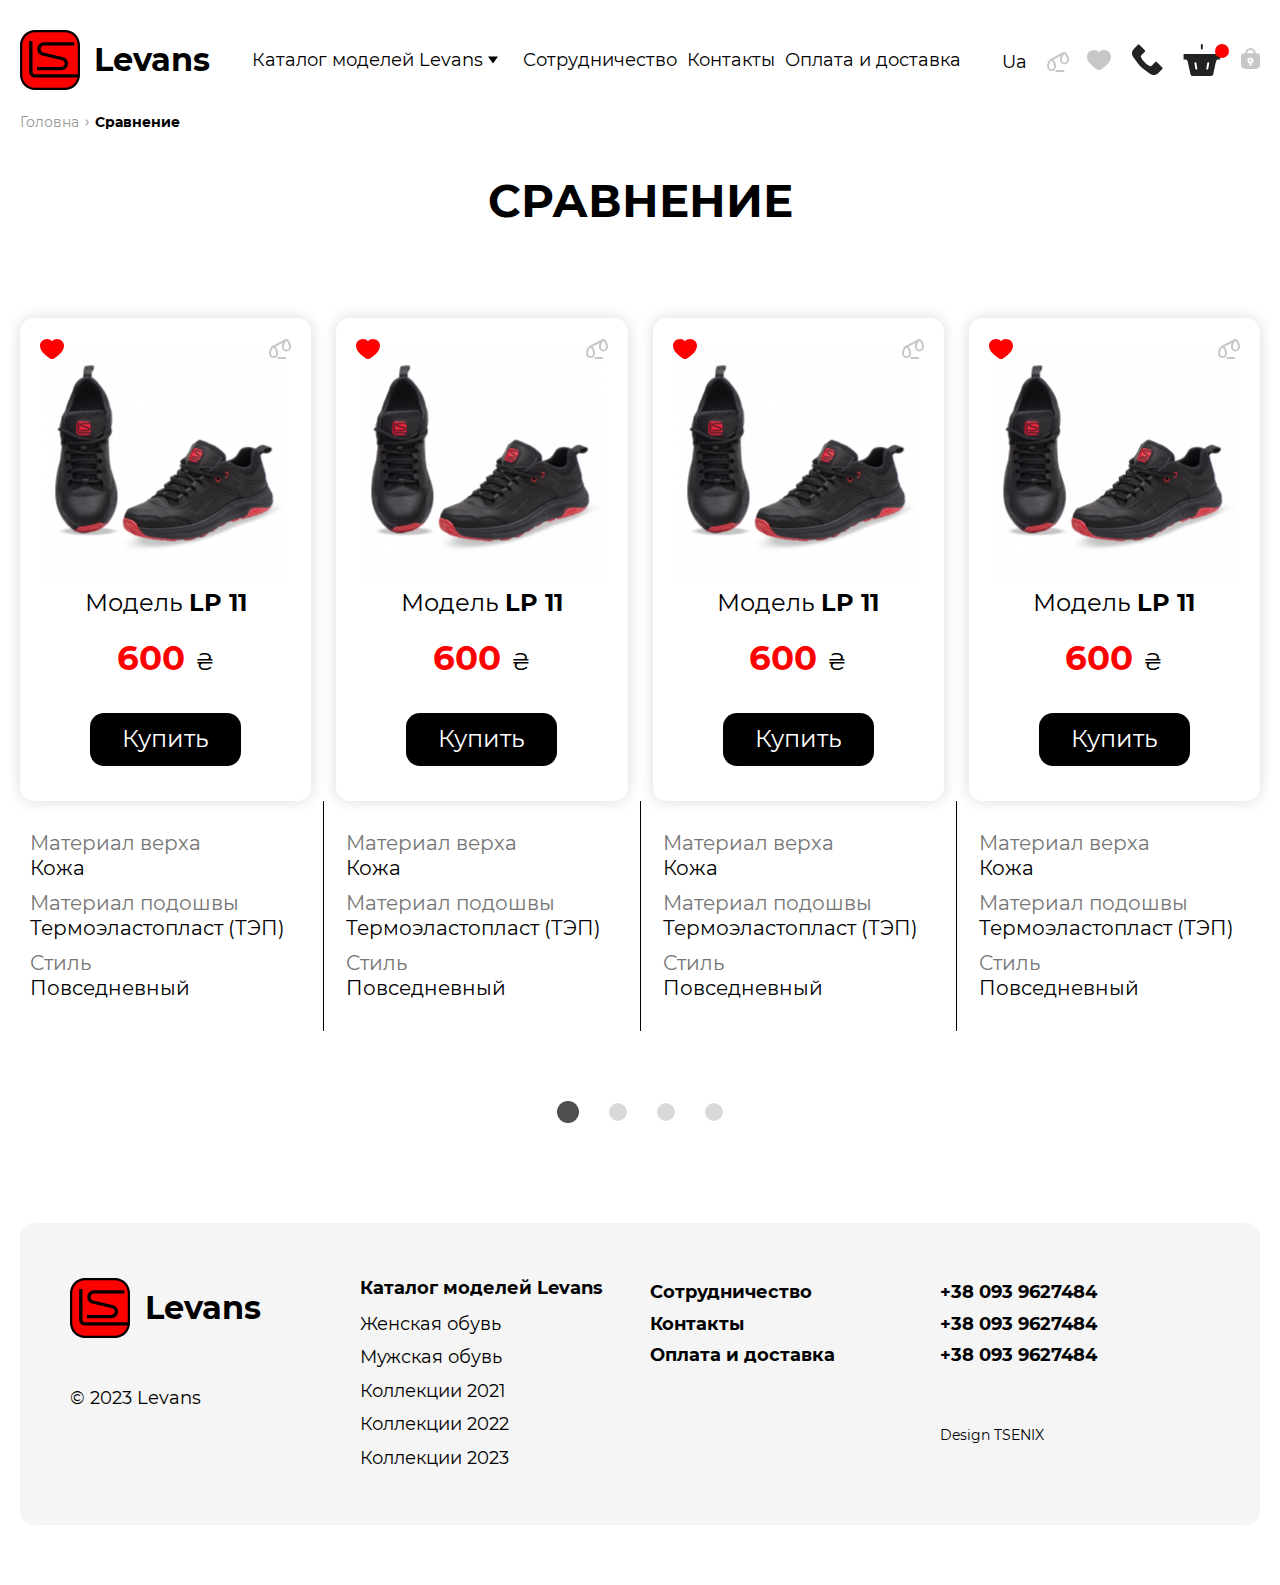
<file: comparison.html>
<!DOCTYPE html>
<html lang="en">

<head>
	<title>Comparison</title>
	<meta charset="UTF-8">
	<meta name="format-detection" content="telephone=no">
	<!-- <style>body{opacity: 0;}</style> -->
	<link rel="stylesheet" href="css/style.min.css?_v=20230702235122">
	<link rel="shortcut icon" href="favicon.ico">
	<!-- <meta name="robots" content="noindex, nofollow"> -->
	<meta name="viewport" content="width=device-width, initial-scale=1.0">
</head>

<body>
	<div class="wrapper">
		<header class="header">
			<div class="_container">
				<div class="header__body">
					<div class="header__column">
						<a href="index.html" class="header__logo">
							<img src="img/logo.svg" alt="Levans">
							Levans
						</a>
					</div>

					<div class="header__column">
						<nav class="header__menu">
							<div class="header__menu-item catalog-menu-item">
								Каталог моделей Levans
								<div class="header__submenu">
									<a href="category.html" class="header__submenu-link">Женская обувь</a>
									<a href="category.html" class="header__submenu-link">Мужская обувь</a>
									<a href="category.html" class="header__submenu-link">Коллекции 2021</a>
									<a href="category.html" class="header__submenu-link">Коллекции 2023</a>
									<a href="category.html" class="header__submenu-link">Коллекции 2022</a>
								</div>
							</div>

							<a href="#" class="header__menu-item">Сотрудничество</a>
							<a href="#" class="header__menu-item">Контакты</a>
							<a href="#" class="header__menu-item">Оплата и доставка</a>
						</nav>
					</div>

					<div class="header__column">
						<div class="header__control">
							<div class="header__lang">
								<div class="lang_c">
									<a class="lang_active" href="/">Ua</a>
									<div class="lang_s">
										<a href="/ru/">Ru</a>
									</div>
								</div>
							</div>

							<a href="comparison.html" class="header__control-item scales">
								<svg width="22" height="21" viewBox="0 0 22 21" fill="none" xmlns="http://www.w3.org/2000/svg">
									<path d="M9.3418 20L16.1666 20" stroke-width="2" stroke-linecap="round" />
									<path d="M4.4124 8.54581L16.9245 2.00032" stroke-width="2" stroke-linecap="round" />
									<path d="M4.55481 19.0796C2.59167 19.0796 1.00024 17.3625 1.00024 15.2443C1.00024 13.1262 2.59167 8.54541 4.55481 8.54541C6.51794 8.54541 8.10937 13.1262 8.10937 15.2443C8.10937 17.3625 6.51794 19.0796 4.55481 19.0796Z" stroke-width="2" stroke-linecap="round" />
									<path d="M17.4454 12.5341C15.4823 12.5341 13.8909 10.817 13.8909 8.6989C13.8909 6.58075 15.4823 2 17.4454 2C19.4086 2 21 6.58075 21 8.6989C21 10.817 19.4086 12.5341 17.4454 12.5341Z" stroke-width="2" stroke-linecap="round" />
								</svg>
							</a>

							<a href="#" class="header__control-item favorite">
								<svg width="24" height="20" viewBox="0 0 24 20" fill="none" xmlns="http://www.w3.org/2000/svg">
									<path fill-rule="evenodd" clip-rule="evenodd" d="M0 6.5931C0 2.86758 3.24905 0 7.06286 0C9.0288 0 10.7586 0.926886 12 2.12689C13.2414 0.926886 14.9712 0 16.9371 0C20.7509 0 24 2.86758 24 6.5931C24 9.14483 22.9181 11.3876 21.4192 13.2855C19.9229 15.1779 17.9657 16.7848 16.0917 18.091C15.3758 18.5903 14.6517 19.0497 13.989 19.389C13.3666 19.7076 12.651 20 12 20C11.349 20 10.6334 19.7076 10.011 19.389C9.34835 19.0497 8.62423 18.5903 7.90834 18.091C6.03442 16.7848 4.07712 15.1779 2.58076 13.2855C1.08192 11.3876 0 9.14483 0 6.5931Z" />
								</svg>
							</a>

							<a href="tel:380939627484" class="header__control-item phone">
								<img src="img/icons/phone.svg" alt="">
							</a>

							<a href="#" class="header__control-item basket active">
								<img src="img/icons/basket.svg" alt="">
							</a>

							<div class="header__control-item auth">
								<span><img src="img/icons/lock.svg" alt=""></span>
								<a href="#"><img src="img/icons/open.svg" alt=""></a>
							</div>

							<div class="menu-icon">
								<span></span>
							</div>
						</div>
					</div>
				</div>
			</div>
		</header>

		<div class="menu">
			<div class="menu__body">
				<div class="menu__item">Каталог моделей Levans</div>

				<div class="menu__submenu">
					<a href="category.html" class="menu__submenu-item">Женская обувь</a>
					<a href="category.html" class="menu__submenu-item">Мужская обувь</a>
					<a href="category.html" class="menu__submenu-item">Коллекции 2021</a>
					<a href="category.html" class="menu__submenu-item">Коллекции 2023</a>
					<a href="category.html" class="menu__submenu-item">Коллекции 2022</a>
				</div>

				<a href="#" class="menu__item">Сотрудничество</a>

				<a href="#" class="menu__item">Контакты</a>

				<a href="#" class="menu__item">Оплата и доставка</a>

				<div class="menu__submenu second">
					<a href="#" class="menu__submenu-item">Список желаний</a>
					<a href="#" class="menu__submenu-item">Сравнение моделей</a>
				</div>

				<div class="menu__phones">
					<a href="tel:380939627484" class="menu__phone">+38 093 9627484</a>
					<a href="tel:380939627484" class="menu__phone">+38 093 9627484</a>
					<a href="tel:380939627484" class="menu__phone">+38 093 9627484</a>
				</div>

				<div class="menu__contacts">
					<a href="mailto:i@tsenix.com" class="menu__contact">
						<img src="img/icons/post.svg" alt=""> i@tsenix.com
					</a>

					<a href="#" class="menu__contact">
						<img src="img/icons/telegram.svg" alt=""> Telegram
					</a>

					<a href="#" class="menu__contact">
						<img src="img/icons/viber.svg" alt=""> Viber
					</a>
				</div>
			</div>
		</div>

		<main class="page">
			<div class="breadcrumbs">
				<div class="_container">
					<ul class="breadcrumbs__list">
						<li><a href="index.html" class="breadcrumbs__item">Головна</a></li>
						<li class="breadcrumbs__nolink">Сравнение</li>
					</ul>
				</div>
			</div>

			<div class="comparison">
				<div class="_container">
					<div class="comparison__title">Сравнение</div>

					<div class="comparison__slider swiper">
						<div class="comparison__wrapper swiper-wrapper">
							<div class="comparison__item item-comparison swiper-slide">
								<div class="item-comparison__wrapper">
									<div class="item-comparison__header">
										<div class="item-comparison__icon favorite active">
											<svg width="24" height="20" viewBox="0 0 24 20" fill="none" xmlns="http://www.w3.org/2000/svg">
												<path fill-rule="evenodd" clip-rule="evenodd" d="M0 6.5931C0 2.86758 3.24905 0 7.06286 0C9.0288 0 10.7586 0.926886 12 2.12689C13.2414 0.926886 14.9712 0 16.9371 0C20.7509 0 24 2.86758 24 6.5931C24 9.14483 22.9181 11.3876 21.4192 13.2855C19.9229 15.1779 17.9657 16.7848 16.0917 18.091C15.3758 18.5903 14.6517 19.0497 13.989 19.389C13.3666 19.7076 12.651 20 12 20C11.349 20 10.6334 19.7076 10.011 19.389C9.34835 19.0497 8.62423 18.5903 7.90834 18.091C6.03442 16.7848 4.07712 15.1779 2.58076 13.2855C1.08192 11.3876 0 9.14483 0 6.5931Z" />
											</svg>
										</div>

										<div class="item-comparison__icon scales">
											<svg width="22" height="21" viewBox="0 0 22 21" fill="none" xmlns="http://www.w3.org/2000/svg">
												<path d="M9.3418 20L16.1666 20" stroke-width="2" stroke-linecap="round" />
												<path d="M4.4124 8.54581L16.9245 2.00032" stroke-width="2" stroke-linecap="round" />
												<path d="M4.55481 19.0796C2.59167 19.0796 1.00024 17.3625 1.00024 15.2443C1.00024 13.1262 2.59167 8.54541 4.55481 8.54541C6.51794 8.54541 8.10937 13.1262 8.10937 15.2443C8.10937 17.3625 6.51794 19.0796 4.55481 19.0796Z" stroke-width="2" stroke-linecap="round" />
												<path d="M17.4454 12.5341C15.4823 12.5341 13.8909 10.817 13.8909 8.6989C13.8909 6.58075 15.4823 2 17.4454 2C19.4086 2 21 6.58075 21 8.6989C21 10.817 19.4086 12.5341 17.4454 12.5341Z" stroke-width="2" stroke-linecap="round" />
											</svg>
										</div>
									</div>

									<a href="product.html" class="item-comparison__image">
										<img src="img/product/image-01.png" alt="">
									</a>

									<a href="product.html" class="item-comparison__title">
										Модель <span>LP 11</span>
									</a>

									<div class="item-comparison__cost">600 <span>&#8372;</span></div>

									<div class="item-comparison__button">
										<button type="button">Купить</button>
									</div>
								</div>

								<div class="item-comparison__info">
									<div class="item-comparison__info-item">
										<div class="item-comparison__info-name">Материал верха</div>
										<div class="item-comparison__info-text">Кожа</div>
									</div>

									<div class="item-comparison__info-item">
										<div class="item-comparison__info-name">Материал подошвы</div>
										<div class="item-comparison__info-text">Термоэластопласт (ТЭП)</div>
									</div>

									<div class="item-comparison__info-item">
										<div class="item-comparison__info-name">Стиль</div>
										<div class="item-comparison__info-text">Повседневный</div>
									</div>
								</div>
							</div>

							<div class="comparison__item item-comparison swiper-slide">
								<div class="item-comparison__wrapper">
									<div class="item-comparison__header">
										<div class="item-comparison__icon favorite active">
											<svg width="24" height="20" viewBox="0 0 24 20" fill="none" xmlns="http://www.w3.org/2000/svg">
												<path fill-rule="evenodd" clip-rule="evenodd" d="M0 6.5931C0 2.86758 3.24905 0 7.06286 0C9.0288 0 10.7586 0.926886 12 2.12689C13.2414 0.926886 14.9712 0 16.9371 0C20.7509 0 24 2.86758 24 6.5931C24 9.14483 22.9181 11.3876 21.4192 13.2855C19.9229 15.1779 17.9657 16.7848 16.0917 18.091C15.3758 18.5903 14.6517 19.0497 13.989 19.389C13.3666 19.7076 12.651 20 12 20C11.349 20 10.6334 19.7076 10.011 19.389C9.34835 19.0497 8.62423 18.5903 7.90834 18.091C6.03442 16.7848 4.07712 15.1779 2.58076 13.2855C1.08192 11.3876 0 9.14483 0 6.5931Z" />
											</svg>
										</div>

										<div class="item-comparison__icon scales">
											<svg width="22" height="21" viewBox="0 0 22 21" fill="none" xmlns="http://www.w3.org/2000/svg">
												<path d="M9.3418 20L16.1666 20" stroke-width="2" stroke-linecap="round" />
												<path d="M4.4124 8.54581L16.9245 2.00032" stroke-width="2" stroke-linecap="round" />
												<path d="M4.55481 19.0796C2.59167 19.0796 1.00024 17.3625 1.00024 15.2443C1.00024 13.1262 2.59167 8.54541 4.55481 8.54541C6.51794 8.54541 8.10937 13.1262 8.10937 15.2443C8.10937 17.3625 6.51794 19.0796 4.55481 19.0796Z" stroke-width="2" stroke-linecap="round" />
												<path d="M17.4454 12.5341C15.4823 12.5341 13.8909 10.817 13.8909 8.6989C13.8909 6.58075 15.4823 2 17.4454 2C19.4086 2 21 6.58075 21 8.6989C21 10.817 19.4086 12.5341 17.4454 12.5341Z" stroke-width="2" stroke-linecap="round" />
											</svg>
										</div>
									</div>

									<a href="product.html" class="item-comparison__image">
										<img src="img/product/image-01.png" alt="">
									</a>

									<a href="product.html" class="item-comparison__title">
										Модель <span>LP 11</span>
									</a>

									<div class="item-comparison__cost">600 <span>&#8372;</span></div>

									<div class="item-comparison__button">
										<button type="button">Купить</button>
									</div>
								</div>

								<div class="item-comparison__info">
									<div class="item-comparison__info-item">
										<div class="item-comparison__info-name">Материал верха</div>
										<div class="item-comparison__info-text">Кожа</div>
									</div>

									<div class="item-comparison__info-item">
										<div class="item-comparison__info-name">Материал подошвы</div>
										<div class="item-comparison__info-text">Термоэластопласт (ТЭП)</div>
									</div>

									<div class="item-comparison__info-item">
										<div class="item-comparison__info-name">Стиль</div>
										<div class="item-comparison__info-text">Повседневный</div>
									</div>
								</div>
							</div>

							<div class="comparison__item item-comparison swiper-slide">
								<div class="item-comparison__wrapper">
									<div class="item-comparison__header">
										<div class="item-comparison__icon favorite active">
											<svg width="24" height="20" viewBox="0 0 24 20" fill="none" xmlns="http://www.w3.org/2000/svg">
												<path fill-rule="evenodd" clip-rule="evenodd" d="M0 6.5931C0 2.86758 3.24905 0 7.06286 0C9.0288 0 10.7586 0.926886 12 2.12689C13.2414 0.926886 14.9712 0 16.9371 0C20.7509 0 24 2.86758 24 6.5931C24 9.14483 22.9181 11.3876 21.4192 13.2855C19.9229 15.1779 17.9657 16.7848 16.0917 18.091C15.3758 18.5903 14.6517 19.0497 13.989 19.389C13.3666 19.7076 12.651 20 12 20C11.349 20 10.6334 19.7076 10.011 19.389C9.34835 19.0497 8.62423 18.5903 7.90834 18.091C6.03442 16.7848 4.07712 15.1779 2.58076 13.2855C1.08192 11.3876 0 9.14483 0 6.5931Z" />
											</svg>
										</div>

										<div class="item-comparison__icon scales">
											<svg width="22" height="21" viewBox="0 0 22 21" fill="none" xmlns="http://www.w3.org/2000/svg">
												<path d="M9.3418 20L16.1666 20" stroke-width="2" stroke-linecap="round" />
												<path d="M4.4124 8.54581L16.9245 2.00032" stroke-width="2" stroke-linecap="round" />
												<path d="M4.55481 19.0796C2.59167 19.0796 1.00024 17.3625 1.00024 15.2443C1.00024 13.1262 2.59167 8.54541 4.55481 8.54541C6.51794 8.54541 8.10937 13.1262 8.10937 15.2443C8.10937 17.3625 6.51794 19.0796 4.55481 19.0796Z" stroke-width="2" stroke-linecap="round" />
												<path d="M17.4454 12.5341C15.4823 12.5341 13.8909 10.817 13.8909 8.6989C13.8909 6.58075 15.4823 2 17.4454 2C19.4086 2 21 6.58075 21 8.6989C21 10.817 19.4086 12.5341 17.4454 12.5341Z" stroke-width="2" stroke-linecap="round" />
											</svg>
										</div>
									</div>

									<a href="product.html" class="item-comparison__image">
										<img src="img/product/image-01.png" alt="">
									</a>

									<a href="product.html" class="item-comparison__title">
										Модель <span>LP 11</span>
									</a>

									<div class="item-comparison__cost">600 <span>&#8372;</span></div>

									<div class="item-comparison__button">
										<button type="button">Купить</button>
									</div>
								</div>

								<div class="item-comparison__info">
									<div class="item-comparison__info-item">
										<div class="item-comparison__info-name">Материал верха</div>
										<div class="item-comparison__info-text">Кожа</div>
									</div>

									<div class="item-comparison__info-item">
										<div class="item-comparison__info-name">Материал подошвы</div>
										<div class="item-comparison__info-text">Термоэластопласт (ТЭП)</div>
									</div>

									<div class="item-comparison__info-item">
										<div class="item-comparison__info-name">Стиль</div>
										<div class="item-comparison__info-text">Повседневный</div>
									</div>
								</div>
							</div>

							<div class="comparison__item item-comparison swiper-slide">
								<div class="item-comparison__wrapper">
									<div class="item-comparison__header">
										<div class="item-comparison__icon favorite active">
											<svg width="24" height="20" viewBox="0 0 24 20" fill="none" xmlns="http://www.w3.org/2000/svg">
												<path fill-rule="evenodd" clip-rule="evenodd" d="M0 6.5931C0 2.86758 3.24905 0 7.06286 0C9.0288 0 10.7586 0.926886 12 2.12689C13.2414 0.926886 14.9712 0 16.9371 0C20.7509 0 24 2.86758 24 6.5931C24 9.14483 22.9181 11.3876 21.4192 13.2855C19.9229 15.1779 17.9657 16.7848 16.0917 18.091C15.3758 18.5903 14.6517 19.0497 13.989 19.389C13.3666 19.7076 12.651 20 12 20C11.349 20 10.6334 19.7076 10.011 19.389C9.34835 19.0497 8.62423 18.5903 7.90834 18.091C6.03442 16.7848 4.07712 15.1779 2.58076 13.2855C1.08192 11.3876 0 9.14483 0 6.5931Z" />
											</svg>
										</div>

										<div class="item-comparison__icon scales">
											<svg width="22" height="21" viewBox="0 0 22 21" fill="none" xmlns="http://www.w3.org/2000/svg">
												<path d="M9.3418 20L16.1666 20" stroke-width="2" stroke-linecap="round" />
												<path d="M4.4124 8.54581L16.9245 2.00032" stroke-width="2" stroke-linecap="round" />
												<path d="M4.55481 19.0796C2.59167 19.0796 1.00024 17.3625 1.00024 15.2443C1.00024 13.1262 2.59167 8.54541 4.55481 8.54541C6.51794 8.54541 8.10937 13.1262 8.10937 15.2443C8.10937 17.3625 6.51794 19.0796 4.55481 19.0796Z" stroke-width="2" stroke-linecap="round" />
												<path d="M17.4454 12.5341C15.4823 12.5341 13.8909 10.817 13.8909 8.6989C13.8909 6.58075 15.4823 2 17.4454 2C19.4086 2 21 6.58075 21 8.6989C21 10.817 19.4086 12.5341 17.4454 12.5341Z" stroke-width="2" stroke-linecap="round" />
											</svg>
										</div>
									</div>

									<a href="product.html" class="item-comparison__image">
										<img src="img/product/image-01.png" alt="">
									</a>

									<a href="product.html" class="item-comparison__title">
										Модель <span>LP 11</span>
									</a>

									<div class="item-comparison__cost">600 <span>&#8372;</span></div>

									<div class="item-comparison__button">
										<button type="button">Купить</button>
									</div>
								</div>

								<div class="item-comparison__info">
									<div class="item-comparison__info-item">
										<div class="item-comparison__info-name">Материал верха</div>
										<div class="item-comparison__info-text">Кожа</div>
									</div>

									<div class="item-comparison__info-item">
										<div class="item-comparison__info-name">Материал подошвы</div>
										<div class="item-comparison__info-text">Термоэластопласт (ТЭП)</div>
									</div>

									<div class="item-comparison__info-item">
										<div class="item-comparison__info-name">Стиль</div>
										<div class="item-comparison__info-text">Повседневный</div>
									</div>
								</div>
							</div>

							<div class="comparison__item item-comparison swiper-slide">
								<div class="item-comparison__wrapper">
									<div class="item-comparison__header">
										<div class="item-comparison__icon favorite active">
											<svg width="24" height="20" viewBox="0 0 24 20" fill="none" xmlns="http://www.w3.org/2000/svg">
												<path fill-rule="evenodd" clip-rule="evenodd" d="M0 6.5931C0 2.86758 3.24905 0 7.06286 0C9.0288 0 10.7586 0.926886 12 2.12689C13.2414 0.926886 14.9712 0 16.9371 0C20.7509 0 24 2.86758 24 6.5931C24 9.14483 22.9181 11.3876 21.4192 13.2855C19.9229 15.1779 17.9657 16.7848 16.0917 18.091C15.3758 18.5903 14.6517 19.0497 13.989 19.389C13.3666 19.7076 12.651 20 12 20C11.349 20 10.6334 19.7076 10.011 19.389C9.34835 19.0497 8.62423 18.5903 7.90834 18.091C6.03442 16.7848 4.07712 15.1779 2.58076 13.2855C1.08192 11.3876 0 9.14483 0 6.5931Z" />
											</svg>
										</div>

										<div class="item-comparison__icon scales">
											<svg width="22" height="21" viewBox="0 0 22 21" fill="none" xmlns="http://www.w3.org/2000/svg">
												<path d="M9.3418 20L16.1666 20" stroke-width="2" stroke-linecap="round" />
												<path d="M4.4124 8.54581L16.9245 2.00032" stroke-width="2" stroke-linecap="round" />
												<path d="M4.55481 19.0796C2.59167 19.0796 1.00024 17.3625 1.00024 15.2443C1.00024 13.1262 2.59167 8.54541 4.55481 8.54541C6.51794 8.54541 8.10937 13.1262 8.10937 15.2443C8.10937 17.3625 6.51794 19.0796 4.55481 19.0796Z" stroke-width="2" stroke-linecap="round" />
												<path d="M17.4454 12.5341C15.4823 12.5341 13.8909 10.817 13.8909 8.6989C13.8909 6.58075 15.4823 2 17.4454 2C19.4086 2 21 6.58075 21 8.6989C21 10.817 19.4086 12.5341 17.4454 12.5341Z" stroke-width="2" stroke-linecap="round" />
											</svg>
										</div>
									</div>

									<a href="product.html" class="item-comparison__image">
										<img src="img/product/image-01.png" alt="">
									</a>

									<a href="product.html" class="item-comparison__title">
										Модель <span>LP 11</span>
									</a>

									<div class="item-comparison__cost">600 <span>&#8372;</span></div>

									<div class="item-comparison__button">
										<button type="button">Купить</button>
									</div>
								</div>

								<div class="item-comparison__info">
									<div class="item-comparison__info-item">
										<div class="item-comparison__info-name">Материал верха</div>
										<div class="item-comparison__info-text">Кожа</div>
									</div>

									<div class="item-comparison__info-item">
										<div class="item-comparison__info-name">Материал подошвы</div>
										<div class="item-comparison__info-text">Термоэластопласт (ТЭП)</div>
									</div>

									<div class="item-comparison__info-item">
										<div class="item-comparison__info-name">Стиль</div>
										<div class="item-comparison__info-text">Повседневный</div>
									</div>
								</div>
							</div>

							<div class="comparison__item item-comparison swiper-slide">
								<div class="item-comparison__wrapper">
									<div class="item-comparison__header">
										<div class="item-comparison__icon favorite active">
											<svg width="24" height="20" viewBox="0 0 24 20" fill="none" xmlns="http://www.w3.org/2000/svg">
												<path fill-rule="evenodd" clip-rule="evenodd" d="M0 6.5931C0 2.86758 3.24905 0 7.06286 0C9.0288 0 10.7586 0.926886 12 2.12689C13.2414 0.926886 14.9712 0 16.9371 0C20.7509 0 24 2.86758 24 6.5931C24 9.14483 22.9181 11.3876 21.4192 13.2855C19.9229 15.1779 17.9657 16.7848 16.0917 18.091C15.3758 18.5903 14.6517 19.0497 13.989 19.389C13.3666 19.7076 12.651 20 12 20C11.349 20 10.6334 19.7076 10.011 19.389C9.34835 19.0497 8.62423 18.5903 7.90834 18.091C6.03442 16.7848 4.07712 15.1779 2.58076 13.2855C1.08192 11.3876 0 9.14483 0 6.5931Z" />
											</svg>
										</div>

										<div class="item-comparison__icon scales">
											<svg width="22" height="21" viewBox="0 0 22 21" fill="none" xmlns="http://www.w3.org/2000/svg">
												<path d="M9.3418 20L16.1666 20" stroke-width="2" stroke-linecap="round" />
												<path d="M4.4124 8.54581L16.9245 2.00032" stroke-width="2" stroke-linecap="round" />
												<path d="M4.55481 19.0796C2.59167 19.0796 1.00024 17.3625 1.00024 15.2443C1.00024 13.1262 2.59167 8.54541 4.55481 8.54541C6.51794 8.54541 8.10937 13.1262 8.10937 15.2443C8.10937 17.3625 6.51794 19.0796 4.55481 19.0796Z" stroke-width="2" stroke-linecap="round" />
												<path d="M17.4454 12.5341C15.4823 12.5341 13.8909 10.817 13.8909 8.6989C13.8909 6.58075 15.4823 2 17.4454 2C19.4086 2 21 6.58075 21 8.6989C21 10.817 19.4086 12.5341 17.4454 12.5341Z" stroke-width="2" stroke-linecap="round" />
											</svg>
										</div>
									</div>

									<a href="product.html" class="item-comparison__image">
										<img src="img/product/image-01.png" alt="">
									</a>

									<a href="product.html" class="item-comparison__title">
										Модель <span>LP 11</span>
									</a>

									<div class="item-comparison__cost">600 <span>&#8372;</span></div>

									<div class="item-comparison__button">
										<button type="button">Купить</button>
									</div>
								</div>

								<div class="item-comparison__info">
									<div class="item-comparison__info-item">
										<div class="item-comparison__info-name">Материал верха</div>
										<div class="item-comparison__info-text">Кожа</div>
									</div>

									<div class="item-comparison__info-item">
										<div class="item-comparison__info-name">Материал подошвы</div>
										<div class="item-comparison__info-text">Термоэластопласт (ТЭП)</div>
									</div>

									<div class="item-comparison__info-item">
										<div class="item-comparison__info-name">Стиль</div>
										<div class="item-comparison__info-text">Повседневный</div>
									</div>
								</div>
							</div>

							<div class="comparison__item item-comparison swiper-slide">
								<div class="item-comparison__wrapper">
									<div class="item-comparison__header">
										<div class="item-comparison__icon favorite active">
											<svg width="24" height="20" viewBox="0 0 24 20" fill="none" xmlns="http://www.w3.org/2000/svg">
												<path fill-rule="evenodd" clip-rule="evenodd" d="M0 6.5931C0 2.86758 3.24905 0 7.06286 0C9.0288 0 10.7586 0.926886 12 2.12689C13.2414 0.926886 14.9712 0 16.9371 0C20.7509 0 24 2.86758 24 6.5931C24 9.14483 22.9181 11.3876 21.4192 13.2855C19.9229 15.1779 17.9657 16.7848 16.0917 18.091C15.3758 18.5903 14.6517 19.0497 13.989 19.389C13.3666 19.7076 12.651 20 12 20C11.349 20 10.6334 19.7076 10.011 19.389C9.34835 19.0497 8.62423 18.5903 7.90834 18.091C6.03442 16.7848 4.07712 15.1779 2.58076 13.2855C1.08192 11.3876 0 9.14483 0 6.5931Z" />
											</svg>
										</div>

										<div class="item-comparison__icon scales">
											<svg width="22" height="21" viewBox="0 0 22 21" fill="none" xmlns="http://www.w3.org/2000/svg">
												<path d="M9.3418 20L16.1666 20" stroke-width="2" stroke-linecap="round" />
												<path d="M4.4124 8.54581L16.9245 2.00032" stroke-width="2" stroke-linecap="round" />
												<path d="M4.55481 19.0796C2.59167 19.0796 1.00024 17.3625 1.00024 15.2443C1.00024 13.1262 2.59167 8.54541 4.55481 8.54541C6.51794 8.54541 8.10937 13.1262 8.10937 15.2443C8.10937 17.3625 6.51794 19.0796 4.55481 19.0796Z" stroke-width="2" stroke-linecap="round" />
												<path d="M17.4454 12.5341C15.4823 12.5341 13.8909 10.817 13.8909 8.6989C13.8909 6.58075 15.4823 2 17.4454 2C19.4086 2 21 6.58075 21 8.6989C21 10.817 19.4086 12.5341 17.4454 12.5341Z" stroke-width="2" stroke-linecap="round" />
											</svg>
										</div>
									</div>

									<a href="product.html" class="item-comparison__image">
										<img src="img/product/image-01.png" alt="">
									</a>

									<a href="product.html" class="item-comparison__title">
										Модель <span>LP 11</span>
									</a>

									<div class="item-comparison__cost">600 <span>&#8372;</span></div>

									<div class="item-comparison__button">
										<button type="button">Купить</button>
									</div>
								</div>

								<div class="item-comparison__info">
									<div class="item-comparison__info-item">
										<div class="item-comparison__info-name">Материал верха</div>
										<div class="item-comparison__info-text">Кожа</div>
									</div>

									<div class="item-comparison__info-item">
										<div class="item-comparison__info-name">Материал подошвы</div>
										<div class="item-comparison__info-text">Термоэластопласт (ТЭП)</div>
									</div>

									<div class="item-comparison__info-item">
										<div class="item-comparison__info-name">Стиль</div>
										<div class="item-comparison__info-text">Повседневный</div>
									</div>
								</div>
							</div>
						</div>

						<div class="comparison__pagination"></div>
					</div>
				</div>
			</div>
		</main>
		<footer class="footer">
			<div class="_container">
				<div class="footer__body">
					<div class="footer__column">
						<a href="index.html" class="footer__logo">
							<img src="img/logo.svg" alt="Levans"> Levans
						</a>

						<div class="footer__copyright">© 2023 Levans</div>
					</div>

					<div class="footer__column">
						<div class="footer__menu-item">Каталог моделей Levans</div>

						<div class="footer__submenu">
							<a href="category.html" class="footer__submenu-link">Женская обувь</a>
							<a href="category.html" class="footer__submenu-link">Мужская обувь</a>
							<a href="category.html" class="footer__submenu-link">Коллекции 2021</a>
							<a href="category.html" class="footer__submenu-link">Коллекции 2022</a>
							<a href="category.html" class="footer__submenu-link">Коллекции 2023</a>
						</div>
					</div>

					<div class="footer__column">
						<div class="footer__menu">
							<a href="#" class="footer__menu-link">Сотрудничество</a>
							<a href="#" class="footer__menu-link">Контакты</a>
							<a href="#" class="footer__menu-link">Оплата и доставка</a>
						</div>
					</div>

					<div class="footer__column">
						<div class="footer__phones">
							<a href="tel:380939627484" class="footer__phone">+38 093 9627484</a>
							<a href="tel:380939627484" class="footer__phone">+38 093 9627484</a>
							<a href="tel:380939627484" class="footer__phone">+38 093 9627484</a>
						</div>

						<div class="footer__author">Design <a href="#">TSENIX</a></div>
					</div>
				</div>
			</div>
		</footer>

	</div>
	<script src="js/app.min.js?_v=20230702235122"></script>
</body>

</html>
</file>
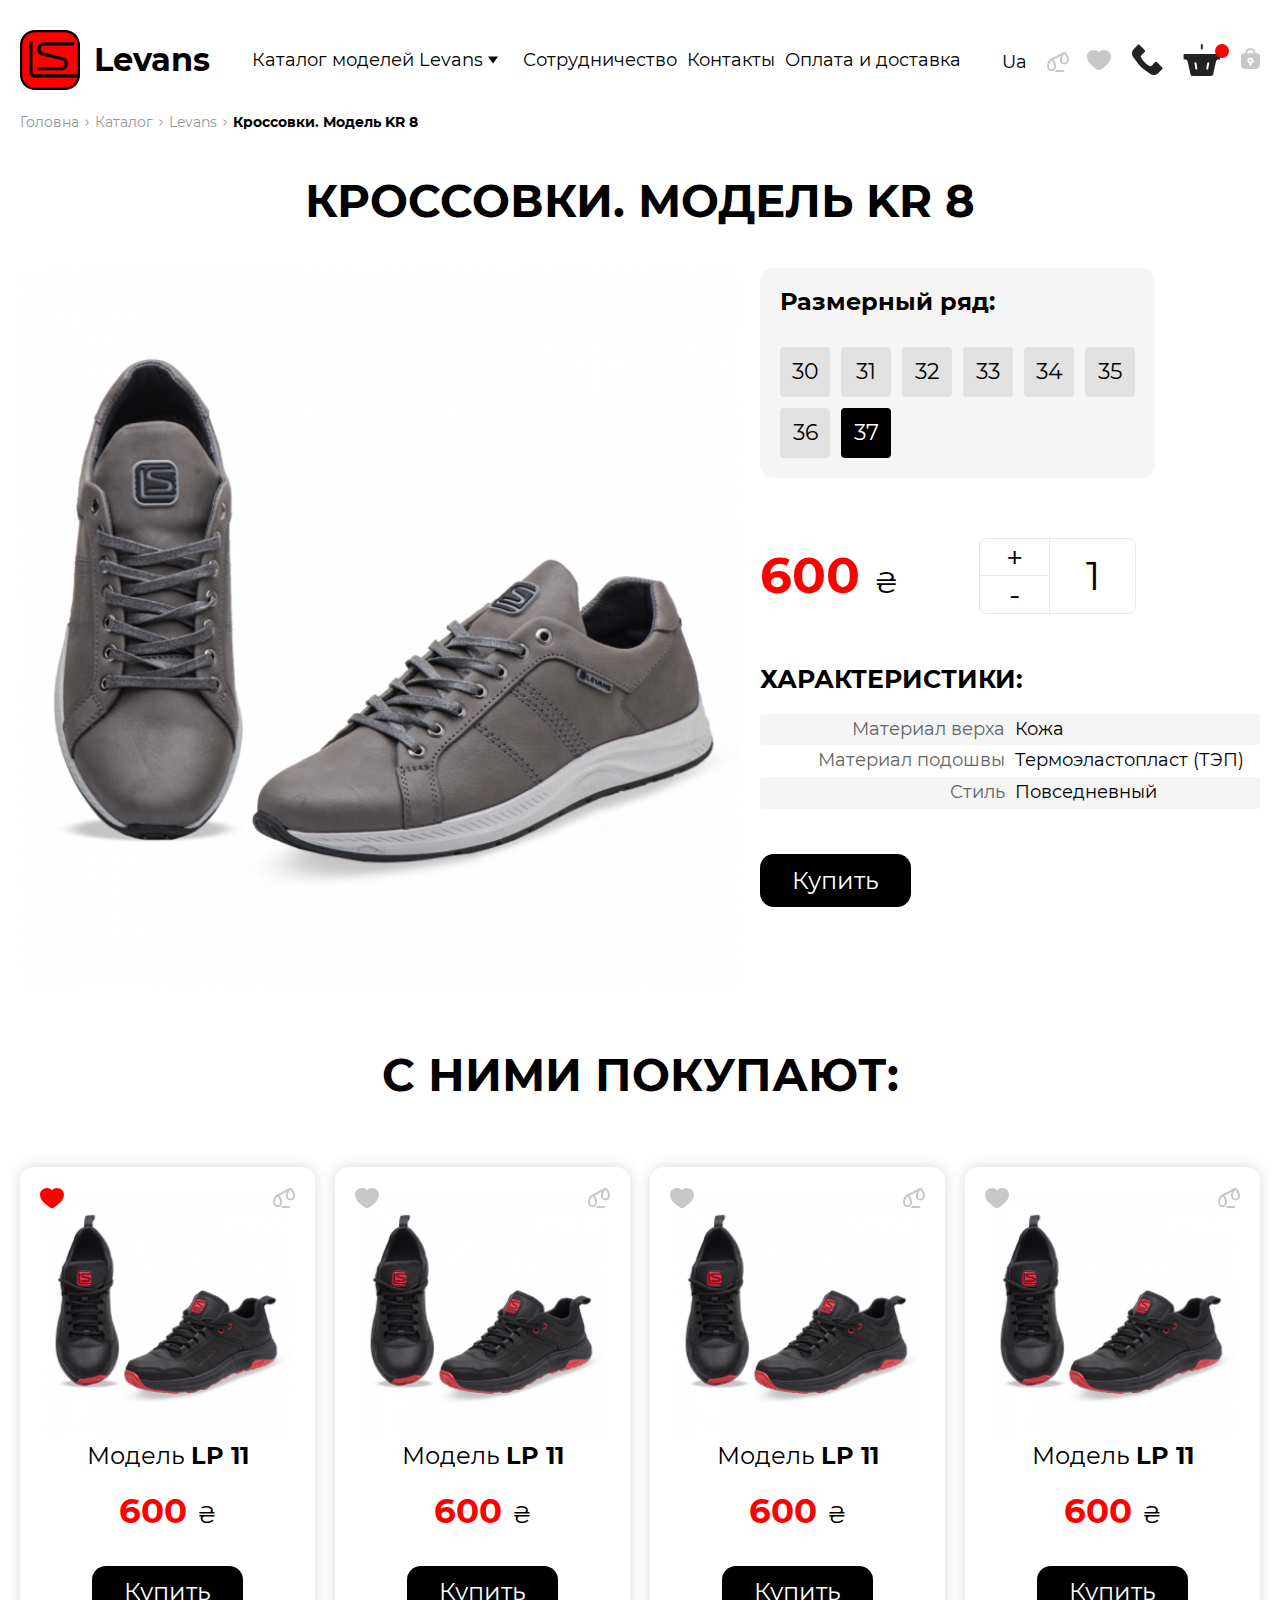
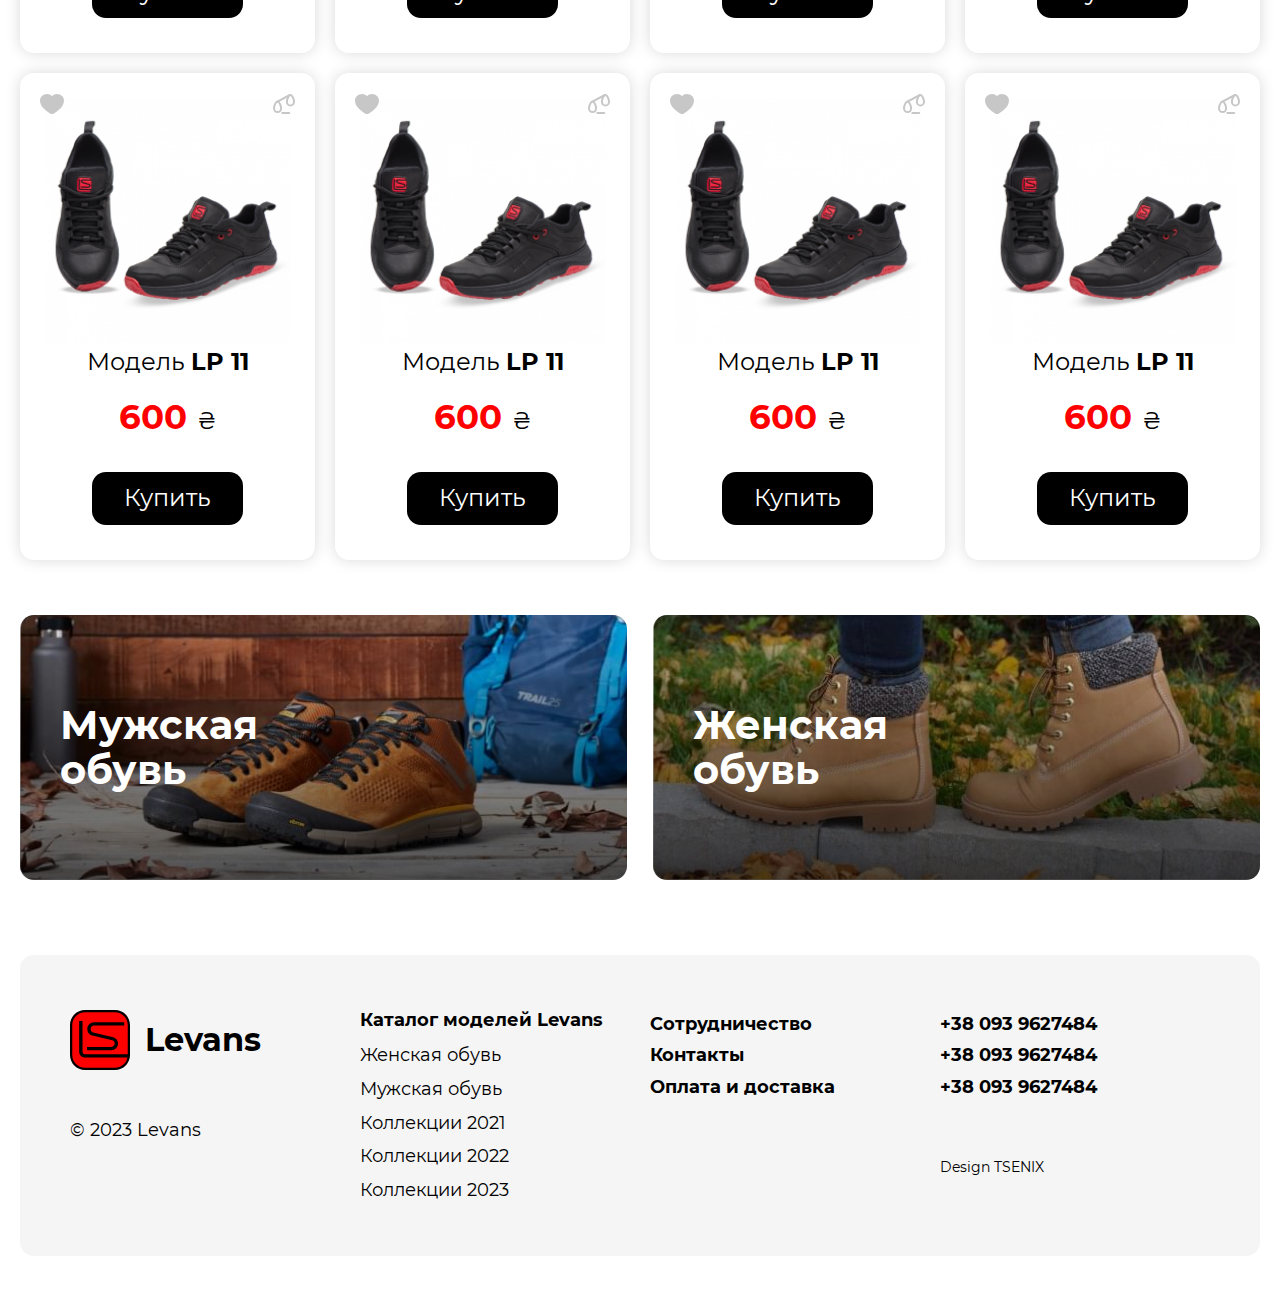
<file: product.html>
<!DOCTYPE html>
<html lang="en">

<head>
	<title>Модель KR 8</title>
	<meta charset="UTF-8">
	<meta name="format-detection" content="telephone=no">
	<!-- <style>body{opacity: 0;}</style> -->
	<link rel="stylesheet" href="css/style.min.css?_v=20230702235122">
	<link rel="shortcut icon" href="favicon.ico">
	<!-- <meta name="robots" content="noindex, nofollow"> -->
	<meta name="viewport" content="width=device-width, initial-scale=1.0">
</head>

<body>
	<div class="wrapper">
		<header class="header">
			<div class="_container">
				<div class="header__body">
					<div class="header__column">
						<a href="index.html" class="header__logo">
							<img src="img/logo.svg" alt="Levans">
							Levans
						</a>
					</div>

					<div class="header__column">
						<nav class="header__menu">
							<div class="header__menu-item catalog-menu-item">
								Каталог моделей Levans
								<div class="header__submenu">
									<a href="category.html" class="header__submenu-link">Женская обувь</a>
									<a href="category.html" class="header__submenu-link">Мужская обувь</a>
									<a href="category.html" class="header__submenu-link">Коллекции 2021</a>
									<a href="category.html" class="header__submenu-link">Коллекции 2023</a>
									<a href="category.html" class="header__submenu-link">Коллекции 2022</a>
								</div>
							</div>

							<a href="#" class="header__menu-item">Сотрудничество</a>
							<a href="#" class="header__menu-item">Контакты</a>
							<a href="#" class="header__menu-item">Оплата и доставка</a>
						</nav>
					</div>

					<div class="header__column">
						<div class="header__control">
							<div class="header__lang">
								<div class="lang_c">
									<a class="lang_active" href="/">Ua</a>
									<div class="lang_s">
										<a href="/ru/">Ru</a>
									</div>
								</div>
							</div>

							<a href="comparison.html" class="header__control-item scales">
								<svg width="22" height="21" viewBox="0 0 22 21" fill="none" xmlns="http://www.w3.org/2000/svg">
									<path d="M9.3418 20L16.1666 20" stroke-width="2" stroke-linecap="round" />
									<path d="M4.4124 8.54581L16.9245 2.00032" stroke-width="2" stroke-linecap="round" />
									<path d="M4.55481 19.0796C2.59167 19.0796 1.00024 17.3625 1.00024 15.2443C1.00024 13.1262 2.59167 8.54541 4.55481 8.54541C6.51794 8.54541 8.10937 13.1262 8.10937 15.2443C8.10937 17.3625 6.51794 19.0796 4.55481 19.0796Z" stroke-width="2" stroke-linecap="round" />
									<path d="M17.4454 12.5341C15.4823 12.5341 13.8909 10.817 13.8909 8.6989C13.8909 6.58075 15.4823 2 17.4454 2C19.4086 2 21 6.58075 21 8.6989C21 10.817 19.4086 12.5341 17.4454 12.5341Z" stroke-width="2" stroke-linecap="round" />
								</svg>
							</a>

							<a href="#" class="header__control-item favorite">
								<svg width="24" height="20" viewBox="0 0 24 20" fill="none" xmlns="http://www.w3.org/2000/svg">
									<path fill-rule="evenodd" clip-rule="evenodd" d="M0 6.5931C0 2.86758 3.24905 0 7.06286 0C9.0288 0 10.7586 0.926886 12 2.12689C13.2414 0.926886 14.9712 0 16.9371 0C20.7509 0 24 2.86758 24 6.5931C24 9.14483 22.9181 11.3876 21.4192 13.2855C19.9229 15.1779 17.9657 16.7848 16.0917 18.091C15.3758 18.5903 14.6517 19.0497 13.989 19.389C13.3666 19.7076 12.651 20 12 20C11.349 20 10.6334 19.7076 10.011 19.389C9.34835 19.0497 8.62423 18.5903 7.90834 18.091C6.03442 16.7848 4.07712 15.1779 2.58076 13.2855C1.08192 11.3876 0 9.14483 0 6.5931Z" />
								</svg>
							</a>

							<a href="tel:380939627484" class="header__control-item phone">
								<img src="img/icons/phone.svg" alt="">
							</a>

							<a href="#" class="header__control-item basket active">
								<img src="img/icons/basket.svg" alt="">
							</a>

							<div class="header__control-item auth">
								<span><img src="img/icons/lock.svg" alt=""></span>
								<a href="#"><img src="img/icons/open.svg" alt=""></a>
							</div>

							<div class="menu-icon">
								<span></span>
							</div>
						</div>
					</div>
				</div>
			</div>
		</header>

		<div class="menu">
			<div class="menu__body">
				<div class="menu__item">Каталог моделей Levans</div>

				<div class="menu__submenu">
					<a href="category.html" class="menu__submenu-item">Женская обувь</a>
					<a href="category.html" class="menu__submenu-item">Мужская обувь</a>
					<a href="category.html" class="menu__submenu-item">Коллекции 2021</a>
					<a href="category.html" class="menu__submenu-item">Коллекции 2023</a>
					<a href="category.html" class="menu__submenu-item">Коллекции 2022</a>
				</div>

				<a href="#" class="menu__item">Сотрудничество</a>

				<a href="#" class="menu__item">Контакты</a>

				<a href="#" class="menu__item">Оплата и доставка</a>

				<div class="menu__submenu second">
					<a href="#" class="menu__submenu-item">Список желаний</a>
					<a href="#" class="menu__submenu-item">Сравнение моделей</a>
				</div>

				<div class="menu__phones">
					<a href="tel:380939627484" class="menu__phone">+38 093 9627484</a>
					<a href="tel:380939627484" class="menu__phone">+38 093 9627484</a>
					<a href="tel:380939627484" class="menu__phone">+38 093 9627484</a>
				</div>

				<div class="menu__contacts">
					<a href="mailto:i@tsenix.com" class="menu__contact">
						<img src="img/icons/post.svg" alt=""> i@tsenix.com
					</a>

					<a href="#" class="menu__contact">
						<img src="img/icons/telegram.svg" alt=""> Telegram
					</a>

					<a href="#" class="menu__contact">
						<img src="img/icons/viber.svg" alt=""> Viber
					</a>
				</div>
			</div>
		</div>

		<main class="page">
			<div class="breadcrumbs">
				<div class="_container">
					<ul class="breadcrumbs__list">
						<li><a href="index.html" class="breadcrumbs__item">Головна</a></li>
						<li><a href="catalog.html" class="breadcrumbs__item">Каталог</a></li>
						<li><a href="category.html" class="breadcrumbs__item">Levans</a></li>
						<li class="breadcrumbs__nolink">Кроссовки. Модель KR 8</li>
					</ul>
				</div>
			</div>

			<div class="product">
				<div class="_container">
					<div class="product__title">Кроссовки. Модель KR 8</div>

					<div class="product__body">
						<div class="product__image">
							<img src="img/product/image-02.png" alt="">
						</div>

						<div class="product__content">
							<div class="product__size-range">
								<div class="product__size-range-title">Размерный ряд:</div>

								<div class="product__sizes">
									<div class="product__size">30</div>
									<div class="product__size">31</div>
									<div class="product__size">32</div>
									<div class="product__size">33</div>
									<div class="product__size">34</div>
									<div class="product__size">35</div>
									<div class="product__size">36</div>
									<div class="product__size active">37</div>
								</div>
							</div>

							<div class="product__info">
								<div class="product__cost">600 <span>&#8372;</span></div>

								<div class="quantity" data-quantity>
									<div class="quantity__control">
										<button class="quantity__button" type="button" data-quantity-plus>+</button>
										<button class="quantity__button" type="button" data-quantity-minus>-</button>
									</div>
									<div class="quantity__value">
										<input type="number" name="" value="1" data-quantity-value>
									</div>
								</div>
							</div>

							<div class="product__feature">
								<div class="product__feature-title">Характеристики:</div>

								<div class="product__feature-body">
									<div class="product__feature-row">
										<div class="product__feature-cell">Материал верха</div>
										<div class="product__feature-cell">Кожа</div>
									</div>

									<div class="product__feature-row">
										<div class="product__feature-cell">Материал подошвы</div>
										<div class="product__feature-cell">Термоэластопласт (ТЭП)</div>
									</div>

									<div class="product__feature-row">
										<div class="product__feature-cell">Стиль</div>
										<div class="product__feature-cell">Повседневный</div>
									</div>
								</div>
							</div>

							<div class="product__button">
								<button type="button">Купить</button>
							</div>
						</div>
					</div>
				</div>
			</div>

			<div class="catalog">
				<div class="_container">
					<div class="catalog__title">С ними покупают:</div>

					<div class="catalog__body">
						<div class="catalog__item item-catalog">
							<div class="item-catalog__wrapper">
								<div class="item-catalog__header">
									<div class="item-catalog__icon favorite active">
										<svg width="24" height="20" viewBox="0 0 24 20" fill="none" xmlns="http://www.w3.org/2000/svg">
											<path fill-rule="evenodd" clip-rule="evenodd" d="M0 6.5931C0 2.86758 3.24905 0 7.06286 0C9.0288 0 10.7586 0.926886 12 2.12689C13.2414 0.926886 14.9712 0 16.9371 0C20.7509 0 24 2.86758 24 6.5931C24 9.14483 22.9181 11.3876 21.4192 13.2855C19.9229 15.1779 17.9657 16.7848 16.0917 18.091C15.3758 18.5903 14.6517 19.0497 13.989 19.389C13.3666 19.7076 12.651 20 12 20C11.349 20 10.6334 19.7076 10.011 19.389C9.34835 19.0497 8.62423 18.5903 7.90834 18.091C6.03442 16.7848 4.07712 15.1779 2.58076 13.2855C1.08192 11.3876 0 9.14483 0 6.5931Z" />
										</svg>
									</div>

									<div class="item-catalog__icon scales">
										<svg width="22" height="21" viewBox="0 0 22 21" fill="none" xmlns="http://www.w3.org/2000/svg">
											<path d="M9.3418 20L16.1666 20" stroke-width="2" stroke-linecap="round" />
											<path d="M4.4124 8.54581L16.9245 2.00032" stroke-width="2" stroke-linecap="round" />
											<path d="M4.55481 19.0796C2.59167 19.0796 1.00024 17.3625 1.00024 15.2443C1.00024 13.1262 2.59167 8.54541 4.55481 8.54541C6.51794 8.54541 8.10937 13.1262 8.10937 15.2443C8.10937 17.3625 6.51794 19.0796 4.55481 19.0796Z" stroke-width="2" stroke-linecap="round" />
											<path d="M17.4454 12.5341C15.4823 12.5341 13.8909 10.817 13.8909 8.6989C13.8909 6.58075 15.4823 2 17.4454 2C19.4086 2 21 6.58075 21 8.6989C21 10.817 19.4086 12.5341 17.4454 12.5341Z" stroke-width="2" stroke-linecap="round" />
										</svg>
									</div>
								</div>

								<a href="#" class="item-catalog__image">
									<img src="img/product/image-01.png" alt="">
								</a>

								<a href="#" class="item-catalog__title">
									Модель <span>LP 11</span>
								</a>

								<div class="item-catalog__info">
									<div class="item-catalog__cost">600 <span>&#8372;</span></div>

									<div class="quantity" data-quantity>
										<div class="quantity__control">
											<button class="quantity__button" type="button" data-quantity-plus>+</button>
											<button class="quantity__button" type="button" data-quantity-minus>-</button>
										</div>
										<div class="quantity__value">
											<input type="number" name="" value="1" data-quantity-value>
										</div>
									</div>
								</div>

								<div class="item-catalog__sizes">
									<div class="item-catalog__size">30</div>
									<div class="item-catalog__size">31</div>
									<div class="item-catalog__size">32</div>
									<div class="item-catalog__size active">33</div>
									<div class="item-catalog__size">34</div>
									<div class="item-catalog__size">35</div>
									<div class="item-catalog__size">36</div>
									<div class="item-catalog__size">37</div>
									<div class="item-catalog__size">38</div>
								</div>

								<div class="item-catalog__button">
									<button type="button">Купить</button>
								</div>
							</div>
						</div>

						<div class="catalog__item item-catalog">
							<div class="item-catalog__wrapper">
								<div class="item-catalog__header">
									<div class="item-catalog__icon favorite">
										<svg width="24" height="20" viewBox="0 0 24 20" fill="none" xmlns="http://www.w3.org/2000/svg">
											<path fill-rule="evenodd" clip-rule="evenodd" d="M0 6.5931C0 2.86758 3.24905 0 7.06286 0C9.0288 0 10.7586 0.926886 12 2.12689C13.2414 0.926886 14.9712 0 16.9371 0C20.7509 0 24 2.86758 24 6.5931C24 9.14483 22.9181 11.3876 21.4192 13.2855C19.9229 15.1779 17.9657 16.7848 16.0917 18.091C15.3758 18.5903 14.6517 19.0497 13.989 19.389C13.3666 19.7076 12.651 20 12 20C11.349 20 10.6334 19.7076 10.011 19.389C9.34835 19.0497 8.62423 18.5903 7.90834 18.091C6.03442 16.7848 4.07712 15.1779 2.58076 13.2855C1.08192 11.3876 0 9.14483 0 6.5931Z" />
										</svg>
									</div>

									<div class="item-catalog__icon scales">
										<svg width="22" height="21" viewBox="0 0 22 21" fill="none" xmlns="http://www.w3.org/2000/svg">
											<path d="M9.3418 20L16.1666 20" stroke-width="2" stroke-linecap="round" />
											<path d="M4.4124 8.54581L16.9245 2.00032" stroke-width="2" stroke-linecap="round" />
											<path d="M4.55481 19.0796C2.59167 19.0796 1.00024 17.3625 1.00024 15.2443C1.00024 13.1262 2.59167 8.54541 4.55481 8.54541C6.51794 8.54541 8.10937 13.1262 8.10937 15.2443C8.10937 17.3625 6.51794 19.0796 4.55481 19.0796Z" stroke-width="2" stroke-linecap="round" />
											<path d="M17.4454 12.5341C15.4823 12.5341 13.8909 10.817 13.8909 8.6989C13.8909 6.58075 15.4823 2 17.4454 2C19.4086 2 21 6.58075 21 8.6989C21 10.817 19.4086 12.5341 17.4454 12.5341Z" stroke-width="2" stroke-linecap="round" />
										</svg>
									</div>
								</div>

								<a href="#" class="item-catalog__image">
									<img src="img/product/image-01.png" alt="">
								</a>

								<a href="#" class="item-catalog__title">
									Модель <span>LP 11</span>
								</a>

								<div class="item-catalog__info">
									<div class="item-catalog__cost">600 <span>&#8372;</span></div>

									<div class="quantity" data-quantity>
										<div class="quantity__control">
											<button class="quantity__button" type="button" data-quantity-plus>+</button>
											<button class="quantity__button" type="button" data-quantity-minus>-</button>
										</div>
										<div class="quantity__value">
											<input type="number" name="" value="1" data-quantity-value>
										</div>
									</div>
								</div>

								<div class="item-catalog__sizes">
									<div class="item-catalog__size">30</div>
									<div class="item-catalog__size">31</div>
									<div class="item-catalog__size">32</div>
									<div class="item-catalog__size active">33</div>
									<div class="item-catalog__size">34</div>
									<div class="item-catalog__size">35</div>
									<div class="item-catalog__size">36</div>
									<div class="item-catalog__size">37</div>
									<div class="item-catalog__size">38</div>
								</div>

								<div class="item-catalog__button">
									<button type="button">Купить</button>
								</div>
							</div>
						</div>

						<div class="catalog__item item-catalog">
							<div class="item-catalog__wrapper">
								<div class="item-catalog__header">
									<div class="item-catalog__icon favorite">
										<svg width="24" height="20" viewBox="0 0 24 20" fill="none" xmlns="http://www.w3.org/2000/svg">
											<path fill-rule="evenodd" clip-rule="evenodd" d="M0 6.5931C0 2.86758 3.24905 0 7.06286 0C9.0288 0 10.7586 0.926886 12 2.12689C13.2414 0.926886 14.9712 0 16.9371 0C20.7509 0 24 2.86758 24 6.5931C24 9.14483 22.9181 11.3876 21.4192 13.2855C19.9229 15.1779 17.9657 16.7848 16.0917 18.091C15.3758 18.5903 14.6517 19.0497 13.989 19.389C13.3666 19.7076 12.651 20 12 20C11.349 20 10.6334 19.7076 10.011 19.389C9.34835 19.0497 8.62423 18.5903 7.90834 18.091C6.03442 16.7848 4.07712 15.1779 2.58076 13.2855C1.08192 11.3876 0 9.14483 0 6.5931Z" />
										</svg>
									</div>

									<div class="item-catalog__icon scales">
										<svg width="22" height="21" viewBox="0 0 22 21" fill="none" xmlns="http://www.w3.org/2000/svg">
											<path d="M9.3418 20L16.1666 20" stroke-width="2" stroke-linecap="round" />
											<path d="M4.4124 8.54581L16.9245 2.00032" stroke-width="2" stroke-linecap="round" />
											<path d="M4.55481 19.0796C2.59167 19.0796 1.00024 17.3625 1.00024 15.2443C1.00024 13.1262 2.59167 8.54541 4.55481 8.54541C6.51794 8.54541 8.10937 13.1262 8.10937 15.2443C8.10937 17.3625 6.51794 19.0796 4.55481 19.0796Z" stroke-width="2" stroke-linecap="round" />
											<path d="M17.4454 12.5341C15.4823 12.5341 13.8909 10.817 13.8909 8.6989C13.8909 6.58075 15.4823 2 17.4454 2C19.4086 2 21 6.58075 21 8.6989C21 10.817 19.4086 12.5341 17.4454 12.5341Z" stroke-width="2" stroke-linecap="round" />
										</svg>
									</div>
								</div>

								<a href="#" class="item-catalog__image">
									<img src="img/product/image-01.png" alt="">
								</a>

								<a href="#" class="item-catalog__title">
									Модель <span>LP 11</span>
								</a>

								<div class="item-catalog__info">
									<div class="item-catalog__cost">600 <span>&#8372;</span></div>

									<div class="quantity" data-quantity>
										<div class="quantity__control">
											<button class="quantity__button" type="button" data-quantity-plus>+</button>
											<button class="quantity__button" type="button" data-quantity-minus>-</button>
										</div>
										<div class="quantity__value">
											<input type="number" name="" value="1" data-quantity-value>
										</div>
									</div>
								</div>

								<div class="item-catalog__sizes">
									<div class="item-catalog__size">30</div>
									<div class="item-catalog__size">31</div>
									<div class="item-catalog__size">32</div>
									<div class="item-catalog__size active">33</div>
									<div class="item-catalog__size">34</div>
									<div class="item-catalog__size">35</div>
									<div class="item-catalog__size">36</div>
									<div class="item-catalog__size">37</div>
									<div class="item-catalog__size">38</div>
								</div>

								<div class="item-catalog__button">
									<button type="button">Купить</button>
								</div>
							</div>
						</div>

						<div class="catalog__item item-catalog">
							<div class="item-catalog__wrapper">
								<div class="item-catalog__header">
									<div class="item-catalog__icon favorite">
										<svg width="24" height="20" viewBox="0 0 24 20" fill="none" xmlns="http://www.w3.org/2000/svg">
											<path fill-rule="evenodd" clip-rule="evenodd" d="M0 6.5931C0 2.86758 3.24905 0 7.06286 0C9.0288 0 10.7586 0.926886 12 2.12689C13.2414 0.926886 14.9712 0 16.9371 0C20.7509 0 24 2.86758 24 6.5931C24 9.14483 22.9181 11.3876 21.4192 13.2855C19.9229 15.1779 17.9657 16.7848 16.0917 18.091C15.3758 18.5903 14.6517 19.0497 13.989 19.389C13.3666 19.7076 12.651 20 12 20C11.349 20 10.6334 19.7076 10.011 19.389C9.34835 19.0497 8.62423 18.5903 7.90834 18.091C6.03442 16.7848 4.07712 15.1779 2.58076 13.2855C1.08192 11.3876 0 9.14483 0 6.5931Z" />
										</svg>
									</div>

									<div class="item-catalog__icon scales">
										<svg width="22" height="21" viewBox="0 0 22 21" fill="none" xmlns="http://www.w3.org/2000/svg">
											<path d="M9.3418 20L16.1666 20" stroke-width="2" stroke-linecap="round" />
											<path d="M4.4124 8.54581L16.9245 2.00032" stroke-width="2" stroke-linecap="round" />
											<path d="M4.55481 19.0796C2.59167 19.0796 1.00024 17.3625 1.00024 15.2443C1.00024 13.1262 2.59167 8.54541 4.55481 8.54541C6.51794 8.54541 8.10937 13.1262 8.10937 15.2443C8.10937 17.3625 6.51794 19.0796 4.55481 19.0796Z" stroke-width="2" stroke-linecap="round" />
											<path d="M17.4454 12.5341C15.4823 12.5341 13.8909 10.817 13.8909 8.6989C13.8909 6.58075 15.4823 2 17.4454 2C19.4086 2 21 6.58075 21 8.6989C21 10.817 19.4086 12.5341 17.4454 12.5341Z" stroke-width="2" stroke-linecap="round" />
										</svg>
									</div>
								</div>

								<a href="#" class="item-catalog__image">
									<img src="img/product/image-01.png" alt="">
								</a>

								<a href="#" class="item-catalog__title">
									Модель <span>LP 11</span>
								</a>

								<div class="item-catalog__info">
									<div class="item-catalog__cost">600 <span>&#8372;</span></div>

									<div class="quantity" data-quantity>
										<div class="quantity__control">
											<button class="quantity__button" type="button" data-quantity-plus>+</button>
											<button class="quantity__button" type="button" data-quantity-minus>-</button>
										</div>
										<div class="quantity__value">
											<input type="number" name="" value="1" data-quantity-value>
										</div>
									</div>
								</div>

								<div class="item-catalog__sizes">
									<div class="item-catalog__size">30</div>
									<div class="item-catalog__size">31</div>
									<div class="item-catalog__size">32</div>
									<div class="item-catalog__size active">33</div>
									<div class="item-catalog__size">34</div>
									<div class="item-catalog__size">35</div>
									<div class="item-catalog__size">36</div>
									<div class="item-catalog__size">37</div>
									<div class="item-catalog__size">38</div>
								</div>

								<div class="item-catalog__button">
									<button type="button">Купить</button>
								</div>
							</div>
						</div>

						<div class="catalog__item item-catalog">
							<div class="item-catalog__wrapper">
								<div class="item-catalog__header">
									<div class="item-catalog__icon favorite">
										<svg width="24" height="20" viewBox="0 0 24 20" fill="none" xmlns="http://www.w3.org/2000/svg">
											<path fill-rule="evenodd" clip-rule="evenodd" d="M0 6.5931C0 2.86758 3.24905 0 7.06286 0C9.0288 0 10.7586 0.926886 12 2.12689C13.2414 0.926886 14.9712 0 16.9371 0C20.7509 0 24 2.86758 24 6.5931C24 9.14483 22.9181 11.3876 21.4192 13.2855C19.9229 15.1779 17.9657 16.7848 16.0917 18.091C15.3758 18.5903 14.6517 19.0497 13.989 19.389C13.3666 19.7076 12.651 20 12 20C11.349 20 10.6334 19.7076 10.011 19.389C9.34835 19.0497 8.62423 18.5903 7.90834 18.091C6.03442 16.7848 4.07712 15.1779 2.58076 13.2855C1.08192 11.3876 0 9.14483 0 6.5931Z" />
										</svg>
									</div>

									<div class="item-catalog__icon scales">
										<svg width="22" height="21" viewBox="0 0 22 21" fill="none" xmlns="http://www.w3.org/2000/svg">
											<path d="M9.3418 20L16.1666 20" stroke-width="2" stroke-linecap="round" />
											<path d="M4.4124 8.54581L16.9245 2.00032" stroke-width="2" stroke-linecap="round" />
											<path d="M4.55481 19.0796C2.59167 19.0796 1.00024 17.3625 1.00024 15.2443C1.00024 13.1262 2.59167 8.54541 4.55481 8.54541C6.51794 8.54541 8.10937 13.1262 8.10937 15.2443C8.10937 17.3625 6.51794 19.0796 4.55481 19.0796Z" stroke-width="2" stroke-linecap="round" />
											<path d="M17.4454 12.5341C15.4823 12.5341 13.8909 10.817 13.8909 8.6989C13.8909 6.58075 15.4823 2 17.4454 2C19.4086 2 21 6.58075 21 8.6989C21 10.817 19.4086 12.5341 17.4454 12.5341Z" stroke-width="2" stroke-linecap="round" />
										</svg>
									</div>
								</div>

								<a href="#" class="item-catalog__image">
									<img src="img/product/image-01.png" alt="">
								</a>

								<a href="#" class="item-catalog__title">
									Модель <span>LP 11</span>
								</a>

								<div class="item-catalog__info">
									<div class="item-catalog__cost">600 <span>&#8372;</span></div>

									<div class="quantity" data-quantity>
										<div class="quantity__control">
											<button class="quantity__button" type="button" data-quantity-plus>+</button>
											<button class="quantity__button" type="button" data-quantity-minus>-</button>
										</div>
										<div class="quantity__value">
											<input type="number" name="" value="1" data-quantity-value>
										</div>
									</div>
								</div>

								<div class="item-catalog__sizes">
									<div class="item-catalog__size">30</div>
									<div class="item-catalog__size">31</div>
									<div class="item-catalog__size">32</div>
									<div class="item-catalog__size active">33</div>
									<div class="item-catalog__size">34</div>
									<div class="item-catalog__size">35</div>
									<div class="item-catalog__size">36</div>
									<div class="item-catalog__size">37</div>
									<div class="item-catalog__size">38</div>
								</div>

								<div class="item-catalog__button">
									<button type="button">Купить</button>
								</div>
							</div>
						</div>

						<div class="catalog__item item-catalog">
							<div class="item-catalog__wrapper">
								<div class="item-catalog__header">
									<div class="item-catalog__icon favorite">
										<svg width="24" height="20" viewBox="0 0 24 20" fill="none" xmlns="http://www.w3.org/2000/svg">
											<path fill-rule="evenodd" clip-rule="evenodd" d="M0 6.5931C0 2.86758 3.24905 0 7.06286 0C9.0288 0 10.7586 0.926886 12 2.12689C13.2414 0.926886 14.9712 0 16.9371 0C20.7509 0 24 2.86758 24 6.5931C24 9.14483 22.9181 11.3876 21.4192 13.2855C19.9229 15.1779 17.9657 16.7848 16.0917 18.091C15.3758 18.5903 14.6517 19.0497 13.989 19.389C13.3666 19.7076 12.651 20 12 20C11.349 20 10.6334 19.7076 10.011 19.389C9.34835 19.0497 8.62423 18.5903 7.90834 18.091C6.03442 16.7848 4.07712 15.1779 2.58076 13.2855C1.08192 11.3876 0 9.14483 0 6.5931Z" />
										</svg>
									</div>

									<div class="item-catalog__icon scales">
										<svg width="22" height="21" viewBox="0 0 22 21" fill="none" xmlns="http://www.w3.org/2000/svg">
											<path d="M9.3418 20L16.1666 20" stroke-width="2" stroke-linecap="round" />
											<path d="M4.4124 8.54581L16.9245 2.00032" stroke-width="2" stroke-linecap="round" />
											<path d="M4.55481 19.0796C2.59167 19.0796 1.00024 17.3625 1.00024 15.2443C1.00024 13.1262 2.59167 8.54541 4.55481 8.54541C6.51794 8.54541 8.10937 13.1262 8.10937 15.2443C8.10937 17.3625 6.51794 19.0796 4.55481 19.0796Z" stroke-width="2" stroke-linecap="round" />
											<path d="M17.4454 12.5341C15.4823 12.5341 13.8909 10.817 13.8909 8.6989C13.8909 6.58075 15.4823 2 17.4454 2C19.4086 2 21 6.58075 21 8.6989C21 10.817 19.4086 12.5341 17.4454 12.5341Z" stroke-width="2" stroke-linecap="round" />
										</svg>
									</div>
								</div>

								<a href="#" class="item-catalog__image">
									<img src="img/product/image-01.png" alt="">
								</a>

								<a href="#" class="item-catalog__title">
									Модель <span>LP 11</span>
								</a>

								<div class="item-catalog__info">
									<div class="item-catalog__cost">600 <span>&#8372;</span></div>

									<div class="quantity" data-quantity>
										<div class="quantity__control">
											<button class="quantity__button" type="button" data-quantity-plus>+</button>
											<button class="quantity__button" type="button" data-quantity-minus>-</button>
										</div>
										<div class="quantity__value">
											<input type="number" name="" value="1" data-quantity-value>
										</div>
									</div>
								</div>

								<div class="item-catalog__sizes">
									<div class="item-catalog__size">30</div>
									<div class="item-catalog__size">31</div>
									<div class="item-catalog__size">32</div>
									<div class="item-catalog__size active">33</div>
									<div class="item-catalog__size">34</div>
									<div class="item-catalog__size">35</div>
									<div class="item-catalog__size">36</div>
									<div class="item-catalog__size">37</div>
									<div class="item-catalog__size">38</div>
								</div>

								<div class="item-catalog__button">
									<button type="button">Купить</button>
								</div>
							</div>
						</div>

						<div class="catalog__item item-catalog">
							<div class="item-catalog__wrapper">
								<div class="item-catalog__header">
									<div class="item-catalog__icon favorite">
										<svg width="24" height="20" viewBox="0 0 24 20" fill="none" xmlns="http://www.w3.org/2000/svg">
											<path fill-rule="evenodd" clip-rule="evenodd" d="M0 6.5931C0 2.86758 3.24905 0 7.06286 0C9.0288 0 10.7586 0.926886 12 2.12689C13.2414 0.926886 14.9712 0 16.9371 0C20.7509 0 24 2.86758 24 6.5931C24 9.14483 22.9181 11.3876 21.4192 13.2855C19.9229 15.1779 17.9657 16.7848 16.0917 18.091C15.3758 18.5903 14.6517 19.0497 13.989 19.389C13.3666 19.7076 12.651 20 12 20C11.349 20 10.6334 19.7076 10.011 19.389C9.34835 19.0497 8.62423 18.5903 7.90834 18.091C6.03442 16.7848 4.07712 15.1779 2.58076 13.2855C1.08192 11.3876 0 9.14483 0 6.5931Z" />
										</svg>
									</div>

									<div class="item-catalog__icon scales">
										<svg width="22" height="21" viewBox="0 0 22 21" fill="none" xmlns="http://www.w3.org/2000/svg">
											<path d="M9.3418 20L16.1666 20" stroke-width="2" stroke-linecap="round" />
											<path d="M4.4124 8.54581L16.9245 2.00032" stroke-width="2" stroke-linecap="round" />
											<path d="M4.55481 19.0796C2.59167 19.0796 1.00024 17.3625 1.00024 15.2443C1.00024 13.1262 2.59167 8.54541 4.55481 8.54541C6.51794 8.54541 8.10937 13.1262 8.10937 15.2443C8.10937 17.3625 6.51794 19.0796 4.55481 19.0796Z" stroke-width="2" stroke-linecap="round" />
											<path d="M17.4454 12.5341C15.4823 12.5341 13.8909 10.817 13.8909 8.6989C13.8909 6.58075 15.4823 2 17.4454 2C19.4086 2 21 6.58075 21 8.6989C21 10.817 19.4086 12.5341 17.4454 12.5341Z" stroke-width="2" stroke-linecap="round" />
										</svg>
									</div>
								</div>

								<a href="#" class="item-catalog__image">
									<img src="img/product/image-01.png" alt="">
								</a>

								<a href="#" class="item-catalog__title">
									Модель <span>LP 11</span>
								</a>

								<div class="item-catalog__info">
									<div class="item-catalog__cost">600 <span>&#8372;</span></div>

									<div class="quantity" data-quantity>
										<div class="quantity__control">
											<button class="quantity__button" type="button" data-quantity-plus>+</button>
											<button class="quantity__button" type="button" data-quantity-minus>-</button>
										</div>
										<div class="quantity__value">
											<input type="number" name="" value="1" data-quantity-value>
										</div>
									</div>
								</div>

								<div class="item-catalog__sizes">
									<div class="item-catalog__size">30</div>
									<div class="item-catalog__size">31</div>
									<div class="item-catalog__size">32</div>
									<div class="item-catalog__size active">33</div>
									<div class="item-catalog__size">34</div>
									<div class="item-catalog__size">35</div>
									<div class="item-catalog__size">36</div>
									<div class="item-catalog__size">37</div>
									<div class="item-catalog__size">38</div>
								</div>

								<div class="item-catalog__button">
									<button type="button">Купить</button>
								</div>
							</div>
						</div>

						<div class="catalog__item item-catalog">
							<div class="item-catalog__wrapper">
								<div class="item-catalog__header">
									<div class="item-catalog__icon favorite">
										<svg width="24" height="20" viewBox="0 0 24 20" fill="none" xmlns="http://www.w3.org/2000/svg">
											<path fill-rule="evenodd" clip-rule="evenodd" d="M0 6.5931C0 2.86758 3.24905 0 7.06286 0C9.0288 0 10.7586 0.926886 12 2.12689C13.2414 0.926886 14.9712 0 16.9371 0C20.7509 0 24 2.86758 24 6.5931C24 9.14483 22.9181 11.3876 21.4192 13.2855C19.9229 15.1779 17.9657 16.7848 16.0917 18.091C15.3758 18.5903 14.6517 19.0497 13.989 19.389C13.3666 19.7076 12.651 20 12 20C11.349 20 10.6334 19.7076 10.011 19.389C9.34835 19.0497 8.62423 18.5903 7.90834 18.091C6.03442 16.7848 4.07712 15.1779 2.58076 13.2855C1.08192 11.3876 0 9.14483 0 6.5931Z" />
										</svg>
									</div>

									<div class="item-catalog__icon scales">
										<svg width="22" height="21" viewBox="0 0 22 21" fill="none" xmlns="http://www.w3.org/2000/svg">
											<path d="M9.3418 20L16.1666 20" stroke-width="2" stroke-linecap="round" />
											<path d="M4.4124 8.54581L16.9245 2.00032" stroke-width="2" stroke-linecap="round" />
											<path d="M4.55481 19.0796C2.59167 19.0796 1.00024 17.3625 1.00024 15.2443C1.00024 13.1262 2.59167 8.54541 4.55481 8.54541C6.51794 8.54541 8.10937 13.1262 8.10937 15.2443C8.10937 17.3625 6.51794 19.0796 4.55481 19.0796Z" stroke-width="2" stroke-linecap="round" />
											<path d="M17.4454 12.5341C15.4823 12.5341 13.8909 10.817 13.8909 8.6989C13.8909 6.58075 15.4823 2 17.4454 2C19.4086 2 21 6.58075 21 8.6989C21 10.817 19.4086 12.5341 17.4454 12.5341Z" stroke-width="2" stroke-linecap="round" />
										</svg>
									</div>
								</div>

								<a href="#" class="item-catalog__image">
									<img src="img/product/image-01.png" alt="">
								</a>

								<a href="#" class="item-catalog__title">
									Модель <span>LP 11</span>
								</a>

								<div class="item-catalog__info">
									<div class="item-catalog__cost">600 <span>&#8372;</span></div>

									<div class="quantity" data-quantity>
										<div class="quantity__control">
											<button class="quantity__button" type="button" data-quantity-plus>+</button>
											<button class="quantity__button" type="button" data-quantity-minus>-</button>
										</div>
										<div class="quantity__value">
											<input type="number" name="" value="1" data-quantity-value>
										</div>
									</div>
								</div>

								<div class="item-catalog__sizes">
									<div class="item-catalog__size">30</div>
									<div class="item-catalog__size">31</div>
									<div class="item-catalog__size">32</div>
									<div class="item-catalog__size active">33</div>
									<div class="item-catalog__size">34</div>
									<div class="item-catalog__size">35</div>
									<div class="item-catalog__size">36</div>
									<div class="item-catalog__size">37</div>
									<div class="item-catalog__size">38</div>
								</div>

								<div class="item-catalog__button">
									<button type="button">Купить</button>
								</div>
							</div>
						</div>
					</div>
				</div>
			</div>

			<div class="main">
				<div class="_container">
					<div class="main__body">
						<div class="main__row">
							<a href="catalog.html" class="main__item">
								<img class="main__item-image" src="img/main/image-02.jpg" alt="">
								<span class="main__item-text">Мужская обувь</span>
							</a>

							<a href="catalog.html" class="main__item">
								<img class="main__item-image" src="img/main/image-03.jpg" alt="">
								<span class="main__item-text">Женская обувь</span>
							</a>
						</div>
					</div>
				</div>
			</div>
		</main>
		<footer class="footer">
			<div class="_container">
				<div class="footer__body">
					<div class="footer__column">
						<a href="index.html" class="footer__logo">
							<img src="img/logo.svg" alt="Levans"> Levans
						</a>

						<div class="footer__copyright">© 2023 Levans</div>
					</div>

					<div class="footer__column">
						<div class="footer__menu-item">Каталог моделей Levans</div>

						<div class="footer__submenu">
							<a href="category.html" class="footer__submenu-link">Женская обувь</a>
							<a href="category.html" class="footer__submenu-link">Мужская обувь</a>
							<a href="category.html" class="footer__submenu-link">Коллекции 2021</a>
							<a href="category.html" class="footer__submenu-link">Коллекции 2022</a>
							<a href="category.html" class="footer__submenu-link">Коллекции 2023</a>
						</div>
					</div>

					<div class="footer__column">
						<div class="footer__menu">
							<a href="#" class="footer__menu-link">Сотрудничество</a>
							<a href="#" class="footer__menu-link">Контакты</a>
							<a href="#" class="footer__menu-link">Оплата и доставка</a>
						</div>
					</div>

					<div class="footer__column">
						<div class="footer__phones">
							<a href="tel:380939627484" class="footer__phone">+38 093 9627484</a>
							<a href="tel:380939627484" class="footer__phone">+38 093 9627484</a>
							<a href="tel:380939627484" class="footer__phone">+38 093 9627484</a>
						</div>

						<div class="footer__author">Design <a href="#">TSENIX</a></div>
					</div>
				</div>
			</div>
		</footer>

	</div>
	<script src="js/app.min.js?_v=20230702235122"></script>
</body>

</html>
</file>
<file: css/style.min.css>
@font-face{font-family:Montserrat;font-display:swap;src:url(../fonts/Montserrat-Bold.woff2) format("woff2"),url(../fonts/Montserrat-Bold.woff) format("woff");font-weight:700;font-style:normal}@font-face{font-family:Montserrat;font-display:swap;src:url(../fonts/Montserrat-Regular.woff2) format("woff2"),url(../fonts/Montserrat-Regular.woff) format("woff");font-weight:400;font-style:normal}@font-face{font-family:Montserrat;font-display:swap;src:url(../fonts/Montserrat-Italic.woff2) format("woff2"),url(../fonts/Montserrat-Italic.woff) format("woff");font-weight:400;font-style:italic}*{padding:0;margin:0;border:0}*,:after,:before{-webkit-box-sizing:border-box;box-sizing:border-box}body,html{height:100%;min-width:320px}body{color:#000;line-height:1;font-family:Montserrat;font-size:1.5rem;-ms-text-size-adjust:100%;-moz-text-size-adjust:100%;-webkit-text-size-adjust:100%;-webkit-font-smoothing:antialiased;-moz-osx-font-smoothing:grayscale}button,input,textarea{font-family:Montserrat;font-size:inherit}button{cursor:pointer;color:inherit;background-color:transparent}a{color:inherit;text-decoration:none}ul li{list-style:none}img{vertical-align:top}h1,h2,h3,h4,h5,h6{font-weight:inherit;font-size:inherit}input::-webkit-inner-spin-button,input::-webkit-outer-spin-button{-webkit-appearance:none;margin:0}input[type=number]{-moz-appearance:textfield}.lock body{overflow:hidden;-ms-touch-action:none;touch-action:none;-ms-scroll-chaining:none;overscroll-behavior:none}.wrapper{min-height:100%;display:-webkit-box;display:-ms-flexbox;display:flex;-webkit-box-orient:vertical;-webkit-box-direction:normal;-ms-flex-direction:column;flex-direction:column;overflow:hidden}@supports (overflow:clip){.wrapper{overflow:clip}}.wrapper>main{-webkit-box-flex:1;-ms-flex:1 1 auto;flex:1 1 auto}.wrapper>*{min-width:0}._container{padding:0 20px}.header{position:fixed;z-index:50;padding:50px 0 10px;height:100px;width:100%;background-color:#fff}.header__body{display:-webkit-box;display:-ms-flexbox;display:flex;-webkit-box-align:center;-ms-flex-align:center;align-items:center;-webkit-box-pack:justify;-ms-flex-pack:justify;justify-content:space-between;gap:10px}.header__logo{display:-webkit-box;display:-ms-flexbox;display:flex;-webkit-box-align:center;-ms-flex-align:center;align-items:center;gap:8px;font-size:22px;font-weight:700}.header__logo img{width:40px;height:40px}.header__menu{display:none}.header__menu-item{padding:5px 0;font-size:18px;-webkit-transition:all .5s ease;transition:all .5s ease}.header__menu-item.catalog-menu-item{position:relative;padding-right:30px;cursor:pointer}.header__menu-item.catalog-menu-item::after{content:"";position:absolute;right:15px;top:50%;-webkit-transform:translateY(-50%);-ms-transform:translateY(-50%);transform:translateY(-50%);border-top:7px solid #000;border-left:5px solid transparent;border-right:5px solid transparent;-webkit-transition:all .5s ease;transition:all .5s ease}.header__menu-item.catalog-menu-item:hover .header__submenu{opacity:1;visibility:visible}.header__menu-item.catalog-menu-item:hover::after{border-top:none;border-bottom:7px solid red}.header__menu-item:hover{color:red}.header__submenu{position:absolute;z-index:10;top:100%;left:0;display:-webkit-box;display:-ms-flexbox;display:flex;-webkit-box-orient:vertical;-webkit-box-direction:normal;-ms-flex-direction:column;flex-direction:column;gap:25px;padding:20px;background-color:#f5f5f5;-webkit-box-shadow:0 0 10px rgba(0,0,0,.25);box-shadow:0 0 10px rgba(0,0,0,.25);border-radius:12px;opacity:0;visibility:hidden;-webkit-transition:all .5s ease;transition:all .5s ease}.header__submenu-link{font-size:18px;line-height:22px;color:#000;-webkit-transition:all .5s ease;transition:all .5s ease}.header__submenu-link:hover{color:red}.header__control{display:-webkit-box;display:-ms-flexbox;display:flex;-webkit-box-align:center;-ms-flex-align:center;align-items:center;gap:20px}.header__lang .lang_c{position:relative}.header__lang .lang_c .lang_active{font-size:18px;line-height:22px;-webkit-transition:color .5s ease;transition:color .5s ease}.header__lang .lang_c .lang_s{position:absolute;z-index:10;top:calc(100% + 10px);left:50%;-webkit-transform:translateX(-50%);-ms-transform:translateX(-50%);transform:translateX(-50%);padding:10px;background-color:#f5f5f5;-webkit-box-shadow:0 0 10px rgba(0,0,0,.25);box-shadow:0 0 10px rgba(0,0,0,.25);border-radius:12px;opacity:0;visibility:hidden;-webkit-transition:all .5s ease;transition:all .5s ease}.header__lang .lang_c .lang_s._active{opacity:1;visibility:visible}.header__lang .lang_c .lang_s a{font-size:18px;line-height:22px;-webkit-transition:color .5s ease;transition:color .5s ease}.header__control-item{display:-webkit-box;display:-ms-flexbox;display:flex;-webkit-box-align:center;-ms-flex-align:center;align-items:center;-webkit-box-pack:center;-ms-flex-pack:center;justify-content:center}.header__control-item.favorite{display:none;width:24px;height:20px}.header__control-item.favorite svg{fill:#c7c7c7}.header__control-item.favorite.active svg{fill:red}.header__control-item.scales{display:none;width:20px;height:18px}.header__control-item.scales svg{stroke:#c7c7c7}.header__control-item.scales.active svg{stroke:red}.menu-open .header__control-item.phone{display:none}.header__control-item.phone img{width:25px;height:25px}.header__control-item.basket{position:relative}.menu-open .header__control-item.basket{display:none}.header__control-item.basket img{width:30px;height:25px}.header__control-item.basket::after{content:"";display:none;position:absolute;right:-8px;top:0;width:14px;height:14px;background-color:red;border-radius:50%}.header__control-item.basket.active::after{display:block}.header__control-item.auth{display:none}.header__control-item.auth a{display:none}.header__control-item.auth.open a{display:block}.header__control-item.auth.open span{display:none}.menu{position:fixed;top:0;left:0;-webkit-transform:translateX(-150%);-ms-transform:translateX(-150%);transform:translateX(-150%);z-index:40;height:100vh;width:100vw;padding:135px 20px 40px;background-color:#fff;overflow-y:auto;-webkit-transition:all .5s ease;transition:all .5s ease}.menu-open .menu{-webkit-transform:translateX(0);-ms-transform:translateX(0);transform:translateX(0)}.menu__body{display:-webkit-box;display:-ms-flexbox;display:flex;-webkit-box-orient:vertical;-webkit-box-direction:normal;-ms-flex-direction:column;flex-direction:column;gap:10px}.menu__item{font-weight:700;line-height:28px}.menu__submenu{display:-webkit-box;display:-ms-flexbox;display:flex;-webkit-box-orient:vertical;-webkit-box-direction:normal;-ms-flex-direction:column;flex-direction:column;gap:10px;margin-bottom:10px}.menu__submenu.second{margin:10px 0 30px 0}.menu__submenu-item{line-height:28px}.menu__phones{display:-webkit-box;display:-ms-flexbox;display:flex;-webkit-box-orient:vertical;-webkit-box-direction:normal;-ms-flex-direction:column;flex-direction:column;gap:5px;margin-bottom:35px}.menu__phone{font-size:25px;font-weight:700;line-height:30px}.menu__contacts{display:-webkit-box;display:-ms-flexbox;display:flex;-webkit-box-pack:center;-ms-flex-pack:center;justify-content:center;-ms-flex-wrap:wrap;flex-wrap:wrap;gap:25px}.menu__contact{display:-webkit-box;display:-ms-flexbox;display:flex;-webkit-box-align:center;-ms-flex-align:center;align-items:center;gap:10px;font-size:13px}.menu-icon{position:relative;width:1.375rem;height:1.125rem}.menu-icon span,.menu-icon::after,.menu-icon::before{content:"";position:absolute;right:0;width:100%;height:.1875rem;background-color:#000;-webkit-transition:all .3s ease 0s;transition:all .3s ease 0s}.menu-icon::before{top:0;width:12px}.menu-icon::after{bottom:0}.menu-icon span{top:calc(50% - .09375rem)}.menu-open .menu-icon span{width:0}.menu-open .menu-icon::before{top:calc(50% - .09375rem);width:100%;-webkit-transform:rotate(-45deg);-ms-transform:rotate(-45deg);transform:rotate(-45deg)}.menu-open .menu-icon::after{bottom:calc(50% - .09375rem);-webkit-transform:rotate(45deg);-ms-transform:rotate(45deg);transform:rotate(45deg)}.footer{padding:50px 0 60px;background-color:#f5f5f5}.footer__body{text-align:center}.footer__logo{margin-bottom:50px;display:-webkit-inline-box;display:-ms-inline-flexbox;display:inline-flex;-webkit-box-align:center;-ms-flex-align:center;align-items:center;gap:15px;font-size:32px;font-weight:700}.footer__logo img{width:60px;height:60px}.footer__copyright{margin-bottom:50px;font-size:25px;line-height:120%}.footer__menu-item{margin-bottom:10px;font-size:25px;font-weight:700;line-height:120%}.footer__submenu{margin-bottom:10px;display:-webkit-inline-box;display:-ms-inline-flexbox;display:inline-flex;-webkit-box-orient:vertical;-webkit-box-direction:normal;-ms-flex-direction:column;flex-direction:column;gap:12px}.footer__submenu-link{font-size:25px;line-height:120%;-webkit-transition:color .5s ease;transition:color .5s ease}.footer__menu{margin-bottom:35px;display:-webkit-inline-box;display:-ms-inline-flexbox;display:inline-flex;-webkit-box-orient:vertical;-webkit-box-direction:normal;-ms-flex-direction:column;flex-direction:column;gap:10px}.footer__menu-link{font-size:25px;font-weight:700;line-height:120%;-webkit-transition:color .5s ease;transition:color .5s ease}.footer__phones{margin-bottom:40px;display:-webkit-inline-box;display:-ms-inline-flexbox;display:inline-flex;-webkit-box-orient:vertical;-webkit-box-direction:normal;-ms-flex-direction:column;flex-direction:column;gap:10px}.footer__phone{font-size:25px;font-weight:700;line-height:120%;-webkit-transition:color .5s ease;transition:color .5s ease}.footer__author{font-size:25px;line-height:120%}.footer__author a{-webkit-transition:color .5s ease;transition:color .5s ease}.page{margin-top:100px}.contacts{padding:25px 0 15px}.contacts__body{display:-webkit-box;display:-ms-flexbox;display:flex;-webkit-box-pack:center;-ms-flex-pack:center;justify-content:center;-webkit-box-align:center;-ms-flex-align:center;align-items:center;-ms-flex-wrap:wrap;flex-wrap:wrap;gap:25px}.contacts__item{display:-webkit-box;display:-ms-flexbox;display:flex;-webkit-box-align:center;-ms-flex-align:center;align-items:center;gap:10px;font-size:13px;-webkit-transition:color .5s ease;transition:color .5s ease}.contacts__item svg{height:18px;fill:#000;-webkit-transition:all .5s ease;transition:all .5s ease}.main{padding:15px 0}.main__body{display:-webkit-box;display:-ms-flexbox;display:flex;-ms-flex-wrap:wrap;flex-wrap:wrap;gap:10px}.main__image{-webkit-box-flex:0;-ms-flex:0 0 100%;flex:0 0 100%;position:relative;padding-top:50%;border-radius:14px;overflow:hidden}.main__image img{position:absolute;z-index:1;top:50%;left:50%;-webkit-transform:translate(-50%,-50%);-ms-transform:translate(-50%,-50%);transform:translate(-50%,-50%);width:100%;height:100%;-o-object-fit:cover;object-fit:cover}.main__image::after{content:"";position:absolute;z-index:2;top:0;left:0;width:100%;height:100%;background:-webkit-gradient(linear,left top,left bottom,from(rgba(0,0,0,0)),to(rgba(0,0,0,.65)));background:linear-gradient(rgba(0,0,0,0),rgba(0,0,0,.65))}.main__text{position:absolute;z-index:3;left:10px;top:50%;-webkit-transform:translateY(-50%);-ms-transform:translateY(-50%);transform:translateY(-50%);max-width:260px;font-size:25px;font-weight:700;line-height:30px;color:#fff}.main__row{-webkit-box-flex:0;-ms-flex:0 0 100%;flex:0 0 100%;display:-webkit-box;display:-ms-flexbox;display:flex;gap:10px}.main__item{-webkit-box-flex:0;-ms-flex:0 0 calc(50% - 5px);flex:0 0 calc(50% - 5px);position:relative;padding-top:50%;border-radius:14px;overflow:hidden;-webkit-transition:all .5s ease;transition:all .5s ease}.main__item::after{content:"";position:absolute;z-index:2;top:0;left:0;width:100%;height:100%;background:-webkit-gradient(linear,left top,left bottom,from(rgba(0,0,0,0)),to(rgba(0,0,0,.65)));background:linear-gradient(rgba(0,0,0,0),rgba(0,0,0,.65))}.main__item-image{position:absolute;z-index:1;top:50%;left:50%;-webkit-transform:translate(-50%,-50%);-ms-transform:translate(-50%,-50%);transform:translate(-50%,-50%);width:100%;height:100%;-o-object-fit:cover;object-fit:cover}.main__item-text{position:absolute;z-index:3;left:50%;top:50%;-webkit-transform:translate(-50%,-50%);-ms-transform:translate(-50%,-50%);transform:translate(-50%,-50%);max-width:260px;font-size:20px;font-weight:700;line-height:24px;text-align:center;color:#fff}.collection{padding:15px 0}.collection__title{margin-bottom:20px;font-size:32px;font-weight:700;line-height:120%;text-align:center}.collection__body{display:-webkit-box;display:-ms-flexbox;display:flex;-ms-flex-wrap:wrap;flex-wrap:wrap;gap:10px}.collection__item{-webkit-box-flex:0;-ms-flex:0 0 calc(50% - 5px);flex:0 0 calc(50% - 5px);position:relative;padding-top:55%;border-radius:14px;overflow:hidden;-webkit-transition:all .5s ease;transition:all .5s ease}.collection__item::after{content:"";position:absolute;z-index:2;top:0;left:0;width:100%;height:100%;background:-webkit-gradient(linear,left top,left bottom,from(rgba(0,0,0,0)),to(rgba(0,0,0,.65)));background:linear-gradient(rgba(0,0,0,0),rgba(0,0,0,.65))}.collection__image{position:absolute;z-index:1;top:50%;left:50%;-webkit-transform:translate(-50%,-50%);-ms-transform:translate(-50%,-50%);transform:translate(-50%,-50%);width:100%;height:100%;-o-object-fit:cover;object-fit:cover}.collection__text{position:absolute;z-index:3;bottom:20px;left:0;width:100%;padding:0 20px;font-size:18px;font-weight:700;line-height:130%;color:#fff}.catalog{padding:15px 0}.catalog__title{margin-bottom:20px;font-size:32px;font-weight:700;line-height:120%;text-align:center}.catalog__body{display:-webkit-box;display:-ms-flexbox;display:flex;-ms-flex-wrap:wrap;flex-wrap:wrap;gap:10px}.catalog__item{-webkit-box-flex:0;-ms-flex:0 0 calc(50% - 5px);flex:0 0 calc(50% - 5px)}.item-catalog{position:relative;display:-webkit-box;display:-ms-flexbox;display:flex}.item-catalog__wrapper{position:relative;display:-webkit-box;display:-ms-flexbox;display:flex;-webkit-box-orient:vertical;-webkit-box-direction:normal;-ms-flex-direction:column;flex-direction:column;padding:12px;width:100%;background-color:#fff;-webkit-box-shadow:0 0 15px rgba(0,0,0,.15);box-shadow:0 0 15px rgba(0,0,0,.15);border-radius:14px}.item-catalog__header{position:absolute;z-index:2;left:20px;top:20px;width:calc(100% - 40px);display:-webkit-box;display:-ms-flexbox;display:flex;-webkit-box-align:center;-ms-flex-align:center;align-items:center;-webkit-box-pack:justify;-ms-flex-pack:justify;justify-content:space-between}.item-catalog__icon{cursor:pointer}.item-catalog__icon svg{-webkit-transition:all .5s ease;transition:all .5s ease}.item-catalog__icon.favorite svg{fill:#c7c7c7}.item-catalog__icon.favorite.active svg{fill:red}.item-catalog__icon.scales svg{stroke:#c7c7c7}.item-catalog__icon.scales.active svg{stroke:red}.item-catalog__image{position:relative;margin-bottom:5px;padding-top:100%}.item-catalog__image img{position:absolute;z-index:1;top:50%;left:50%;-webkit-transform:translate(-50%,-50%);-ms-transform:translate(-50%,-50%);transform:translate(-50%,-50%);width:100%;height:100%;-o-object-fit:contain;object-fit:contain}.item-catalog__title{-webkit-box-flex:1;-ms-flex:1 1 auto;flex:1 1 auto;margin-bottom:5px;font-size:20px;line-height:120%;text-align:center}.item-catalog__info{display:-webkit-box;display:-ms-flexbox;display:flex;-webkit-box-align:center;-ms-flex-align:center;align-items:center;-webkit-box-pack:center;-ms-flex-pack:center;justify-content:center;gap:25px;margin-bottom:15px}.item-catalog__cost{font-size:34px;font-weight:700;line-height:120%;white-space:nowrap;color:red}.item-catalog__cost span{font-size:24px;font-weight:400;color:#000}.item-catalog .quantity{display:none}.item-catalog__sizes{display:none;-ms-flex-wrap:wrap;flex-wrap:wrap;gap:9px;margin-bottom:35px}.item-catalog__size{width:20px;height:20px;font-size:14px;line-height:20px;text-align:center;background-color:#e1e1e1;border-radius:2px;cursor:pointer;-webkit-transition:all .5s ease;transition:all .5s ease}.item-catalog__size.active{background-color:#000;color:#fff}.item-catalog__button{text-align:center}.item-catalog__button button{padding:12px 10px;width:100%;font-size:24px;line-height:120%;color:#fff;background-color:#000;border-radius:7px;-webkit-transition:all .5s ease;transition:all .5s ease}.quantity{display:-webkit-inline-box;display:-ms-inline-flexbox;display:inline-flex;border:1px solid #e7e7e7;border-radius:8px;overflow:hidden}.quantity__control{display:-webkit-box;display:-ms-flexbox;display:flex;-webkit-box-orient:vertical;-webkit-box-direction:normal;-ms-flex-direction:column;flex-direction:column}.quantity__button{height:17px;width:33px;font-size:14px;line-height:17px}.quantity__button:first-child{border-bottom:1px solid #e7e7e7}.quantity__value{display:-webkit-box;display:-ms-flexbox;display:flex;width:38px;border-left:1px solid #e7e7e7}.quantity__value input{width:100%;text-align:center;border-top-right-radius:8px;border-bottom-right-radius:8px}.info{padding:50px 0}.info h1,.info h2,.info h3,.info h4,.info h5,.info h6{margin-bottom:30px;font-weight:700;line-height:120%;text-transform:uppercase}.info h1{font-size:32px;text-align:center}.info h2{font-size:30px;text-align:center}.info h3{font-size:25px;text-align:center}.info h4{font-size:22px}.info h5{font-size:20px}.info h6{font-size:18px}.info a,.info p{font-size:24px;line-height:120%}.info p{margin-bottom:30px}.info a{position:relative;color:red}.info a::after{content:"";position:absolute;bottom:0;left:50%;width:0;height:1px;background-color:red;-webkit-transition:all .5s ease;transition:all .5s ease}.info blockquote{margin-bottom:30px;padding:15px;font-size:24px;line-height:120%;font-style:italic;background-color:#ddd}.info ul{margin-bottom:30px}.info li{margin-bottom:15px;list-style:disc;list-style-position:inside;font-size:24px;line-height:120%}.info li:last-child{margin-bottom:0}.breadcrumbs{padding:15px 0}.breadcrumbs__list{display:-webkit-box;display:-ms-flexbox;display:flex;gap:6px;overflow:hidden}.breadcrumbs__list li{position:relative;padding-right:7px;font-size:12px;font-weight:700;line-height:12px;white-space:nowrap;color:#000}.breadcrumbs__list li::after,.breadcrumbs__list li::before{content:"";position:absolute;right:0;top:50%;height:1px;width:4px;background-color:#979797}.breadcrumbs__list li::after{-webkit-transform:translateY(-1.5px) rotate(45deg);-ms-transform:translateY(-1.5px) rotate(45deg);transform:translateY(-1.5px) rotate(45deg)}.breadcrumbs__list li::before{-webkit-transform:translateY(1.5px) rotate(-45deg);-ms-transform:translateY(1.5px) rotate(-45deg);transform:translateY(1.5px) rotate(-45deg)}.breadcrumbs__list li:last-child{padding-right:0}.breadcrumbs__list li:last-child::after,.breadcrumbs__list li:last-child::before{display:none}.breadcrumbs__item{font-weight:400;color:#979797;-webkit-transition:color .5s ease;transition:color .5s ease}.breadcrumbs__nolink{overflow:hidden;text-overflow:ellipsis}.product{padding:15px 0}.product__title{margin-bottom:20px;font-size:32px;font-weight:700;line-height:120%}.product__image{margin-bottom:20px}.product__image img{width:100%}.product__size-range{margin-bottom:25px;padding:18px 10px;max-width:500px;background-color:#f5f5f5;border-radius:14px}.product__size-range-title{margin-bottom:15px;font-size:24px;font-weight:700;line-height:120%}.product__sizes{display:-webkit-box;display:-ms-flexbox;display:flex;-ms-flex-wrap:wrap;flex-wrap:wrap;gap:6px}.product__size{width:50px;height:50px;font-size:22px;line-height:50px;text-align:center;background-color:#e1e1e1;border-radius:4px;cursor:pointer;-webkit-transition:all .5s ease;transition:all .5s ease}.product__size.active{background-color:#000;color:#fff}.product__feature{margin-bottom:45px}.product__feature-title{margin-bottom:25px;font-size:24px;font-weight:700;line-height:120%}.product__feature-body{max-width:500px}.product__feature-row{display:-webkit-box;display:-ms-flexbox;display:flex;font-size:14px;line-height:120%}.product__feature-row:nth-child(2n+1){background-color:#f5f5f5;border-radius:4px}.product__feature-cell{-webkit-box-flex:0;-ms-flex:0 0 50%;flex:0 0 50%;padding:5px}.product__feature-cell:first-child{text-align:right;color:#646464}.product__info{margin-bottom:45px;display:-webkit-box;display:-ms-flexbox;display:flex;-webkit-box-align:center;-ms-flex-align:center;align-items:center;-webkit-box-pack:justify;-ms-flex-pack:justify;justify-content:space-between}.product__cost{font-size:50px;font-weight:700;color:red}.product__cost span{font-size:30px;font-weight:400;color:#000}.product .quantity__button{width:69px;height:37px;font-size:30px;line-height:37px}.product .quantity__value{width:86px;font-size:40px}.product__button{text-align:center}.product__button button{padding:12px 32px;font-size:24px;line-height:29px;color:#fff;background-color:#000;border-radius:14px;-webkit-transition:all .5s ease;transition:all .5s ease}.comparison{padding:15px 0 30px}.comparison__title{margin-bottom:20px;font-size:32px;font-weight:700;line-height:120%;text-transform:uppercase}.comparison__slider{margin:0 -10px}.comparison__wrapper{margin-bottom:30px;padding:10px 0}.comparison__pagination{display:-webkit-box;display:-ms-flexbox;display:flex;-webkit-box-pack:center;-ms-flex-pack:center;justify-content:center;-webkit-box-align:center;-ms-flex-align:center;align-items:center;gap:30px}.comparison__pagination .swiper-pagination-bullet{width:16px;height:16px;background-color:#d9d9d9;border-radius:50%;cursor:pointer;-webkit-transition:all .5s ease;transition:all .5s ease}.comparison__pagination .swiper-pagination-bullet.swiper-pagination-bullet-active{width:21px;height:21px;background-color:#4e4e4e}.item-comparison{display:-webkit-box;display:-ms-flexbox;display:flex;-webkit-box-orient:vertical;-webkit-box-direction:normal;-ms-flex-direction:column;flex-direction:column;padding:0 10px}.item-comparison__wrapper{position:relative;display:-webkit-box;display:-ms-flexbox;display:flex;-webkit-box-orient:vertical;-webkit-box-direction:normal;-ms-flex-direction:column;flex-direction:column;padding:12px;width:100%;background-color:#fff;-webkit-box-shadow:0 0 15px rgba(0,0,0,.15);box-shadow:0 0 15px rgba(0,0,0,.15);border-radius:14px;-webkit-transition:all .5s ease;transition:all .5s ease}.item-comparison__header{position:absolute;z-index:2;left:20px;top:20px;width:calc(100% - 40px);display:-webkit-box;display:-ms-flexbox;display:flex;-webkit-box-align:center;-ms-flex-align:center;align-items:center;-webkit-box-pack:justify;-ms-flex-pack:justify;justify-content:space-between}.item-comparison__icon{cursor:pointer}.item-comparison__icon svg{-webkit-transition:all .5s ease;transition:all .5s ease}.item-comparison__icon.favorite svg{fill:#c7c7c7}.item-comparison__icon.favorite.active svg{fill:red}.item-comparison__icon.scales svg{stroke:#c7c7c7}.item-comparison__icon.scales.active svg{stroke:red}.item-comparison__image{position:relative;margin-bottom:5px;padding-top:100%}.item-comparison__image img{position:absolute;z-index:1;top:50%;left:50%;-webkit-transform:translate(-50%,-50%);-ms-transform:translate(-50%,-50%);transform:translate(-50%,-50%);width:100%;height:100%;-o-object-fit:contain;object-fit:contain}.item-comparison__title{-webkit-box-flex:1;-ms-flex:1 1 auto;flex:1 1 auto;margin-bottom:5px;font-size:20px;line-height:120%;text-align:center}.item-comparison__cost{margin-bottom:30px;font-size:34px;font-weight:700;line-height:120%;text-align:center;white-space:nowrap;color:red}.item-comparison__cost span{font-size:24px;font-weight:400;color:#000}.item-comparison__button{text-align:center}.item-comparison__button button{padding:12px 10px;width:100%;font-size:24px;line-height:120%;color:#fff;background-color:#000;border-radius:7px;-webkit-transition:all .5s ease;transition:all .5s ease}.item-comparison__info{-webkit-box-flex:1;-ms-flex:1 1 auto;flex:1 1 auto;position:relative;padding:30px 10px;display:-webkit-box;display:-ms-flexbox;display:flex;-webkit-box-orient:vertical;-webkit-box-direction:normal;-ms-flex-direction:column;flex-direction:column;gap:10px}.item-comparison__info::after,.item-comparison__info::before{content:"";position:absolute;top:0;height:100%;width:1px;background-color:#000}.item-comparison__info::after{right:-13px}.item-comparison__info::before{left:-13px}.item-comparison__info-name{font-size:12px;line-height:125%;color:#757575}.item-comparison__info-text{font-size:12px;line-height:125%}.about{padding:15px 0}.about__title{margin-bottom:20px;font-size:32px;font-weight:700;line-height:120%;text-transform:uppercase}.about__image{display:inline-block;margin-bottom:20px;width:100%}.about__text{margin-bottom:20px;line-height:120%}.swiper{overflow:hidden}.swiper-initialized{-ms-touch-action:pan-y;touch-action:pan-y}.swiper-wrapper{width:100%;height:100%;-webkit-box-sizing:content-box;box-sizing:content-box;display:-webkit-box;display:-ms-flexbox;display:flex;position:relative}.swiper-vertical .swiper-wrapper{-webkit-box-orient:vertical;-webkit-box-direction:normal;-ms-flex-direction:column;flex-direction:column}.swiper-autoheight .swiper-wrapper{-webkit-box-align:start;-ms-flex-align:start;align-items:flex-start}.swiper-initialized .swiper-slide{-ms-flex-negative:0;flex-shrink:0}.swiper-android .swiper-slide,.swiper-android .swiper-wrapper{-webkit-transform:translate3d(0,0,0);transform:translate3d(0,0,0)}.swiper-button-lock{display:none!important}@media (min-width:29.99875em){.main__item{padding-top:25%}.item-catalog__button button{width:auto;padding:12px 30px}.product__info{-webkit-box-pack:start;-ms-flex-pack:start;justify-content:flex-start;gap:80px}.item-comparison__button button{width:auto;padding:12px 30px}}@media (min-width:47.99875em){._container{max-width:730px;margin:0 auto;padding:0}.header__control-item.favorite{display:block}.header__control-item.scales{display:block}.menu-open .header__control-item.phone{display:block}.menu-open .header__control-item.basket{display:block}.footer__body{display:-webkit-box;display:-ms-flexbox;display:flex;-ms-flex-wrap:wrap;flex-wrap:wrap;gap:40px 20px;text-align:left}.footer__column{-webkit-box-flex:0;-ms-flex:0 0 calc(50% - 10px);flex:0 0 calc(50% - 10px)}.main__image{padding-top:0;height:300px}.main__text{font-size:40px;line-height:45px;left:20px;max-width:500px}.main__item{padding-top:0;height:180px}.main__item-text{font-size:30px;line-height:35px;left:20px;-webkit-transform:translate(0,-50%);-ms-transform:translate(0,-50%);transform:translate(0,-50%);text-align:left;max-width:200px}.collection__title{margin-bottom:30px;font-size:38px}.collection__body{gap:15px}.collection__item{-webkit-box-flex:0;-ms-flex:0 0 calc(33.333% - 10px);flex:0 0 calc(33.333% - 10px);padding-top:35%}.collection__text{font-size:20px;bottom:30px;padding:0 30px}.catalog__title{margin-bottom:40px;font-size:38px}.catalog__body{gap:15px}.catalog__item{-webkit-box-flex:0;-ms-flex:0 0 calc(33.333% - 10px);flex:0 0 calc(33.333% - 10px)}.info h1{font-size:38px}.info h2{font-size:35px}.info h3{font-size:28px}.info h4{font-size:24px}.about__image{float:left;margin-right:20px;margin-bottom:10px;max-width:400px}}@media (min-width:63.99875em){._container{max-width:980px}.header{position:relative;padding:30px 0 10px;height:auto}.header__menu{display:-webkit-box;display:-ms-flexbox;display:flex;-webkit-box-pack:center;-ms-flex-pack:center;justify-content:center;-ms-flex-wrap:wrap;flex-wrap:wrap;gap:10px 10px}.header__lang .lang_c .lang_active:hover{color:red}.header__lang .lang_c .lang_s a:hover{color:red}.header__control-item.auth{display:block}.menu-icon{display:none}.footer{background-color:transparent}.footer__body{padding:55px 50px;background-color:#f5f5f5;border-radius:14px}.footer__column{-webkit-box-flex:0;-ms-flex:0 0 calc(25% - 15px);flex:0 0 calc(25% - 15px)}.footer__copyright{margin-bottom:0;font-size:18px}.footer__menu-item{font-size:18px}.footer__submenu{margin-bottom:0}.footer__submenu-link{font-size:18px}.footer__submenu-link:hover{color:red}.footer__menu{margin-bottom:0}.footer__menu-link{font-size:18px}.footer__menu-link:hover{color:red}.footer__phones{margin-bottom:60px}.footer__phone{font-size:18px}.footer__phone:hover{color:red}.footer__author{font-size:14px}.footer__author a:hover{color:red}.page{margin-top:0}.contacts{padding:30px 0 15px}.contacts__body{gap:50px}.contacts__item{font-size:18px}.contacts__item:hover{color:red}.contacts__item:hover svg{fill:red}.main{padding:25px 0}.main__body{gap:26px}.main__image{height:350px}.main__text{font-size:50px;line-height:55px;left:40px;max-width:650px}.main__row{gap:26px}.main__item{-webkit-box-flex:0;-ms-flex:0 0 calc(50% - 13px);flex:0 0 calc(50% - 13px);height:200px}.main__item:hover{-webkit-box-shadow:0 0 40px rgba(0,0,0,.4);box-shadow:0 0 40px rgba(0,0,0,.4)}.main__item-text{font-size:40px;line-height:45px;left:40px}.collection{padding:30px 0}.collection__title{margin-bottom:45px;font-size:45px;text-transform:uppercase}.collection__item:hover{-webkit-box-shadow:0 0 40px rgba(0,0,0,.4);box-shadow:0 0 40px rgba(0,0,0,.4)}.collection__text{font-size:24px;bottom:40px;padding:0 35px}.catalog{padding:30px 0}.catalog__title{margin-bottom:65px;font-size:45px;text-transform:uppercase}.catalog__body{gap:20px}.catalog__item{-webkit-box-flex:0;-ms-flex:0 0 calc(25% - 15px);flex:0 0 calc(25% - 15px)}.item-catalog__wrapper{padding:25px 25px 35px}.item-catalog__wrapper:hover{position:absolute;z-index:3;top:0;left:0;-webkit-box-shadow:0 0 40px rgba(0,0,0,.4);box-shadow:0 0 40px rgba(0,0,0,.4)}.item-catalog__wrapper:hover .item-catalog__title{text-align:left}.item-catalog__wrapper:hover .item-catalog__info{-webkit-box-pack:start;-ms-flex-pack:start;justify-content:flex-start}.item-catalog__wrapper:hover .quantity{display:-webkit-inline-box;display:-ms-inline-flexbox;display:inline-flex}.item-catalog__wrapper:hover .item-catalog__sizes{display:-webkit-box;display:-ms-flexbox;display:flex}.item-catalog__icon.favorite:hover svg{fill:red}.item-catalog__icon.scales:hover svg{stroke:red}.item-catalog__title{margin-bottom:20px;font-size:24px}.item-catalog__title span{font-weight:700}.item-catalog__info{margin-bottom:30px}.item-catalog__size:hover{background-color:#000;color:#fff}.item-catalog__button button{padding:12px 32px;border-radius:14px}.item-catalog__button button:hover{background-color:red}.quantity__button:hover{background-color:#f5f5f5}.info h1{font-size:45px}.info h2{font-size:40px}.info h3{font-size:30px}.info h4{font-size:25px}.info a:hover::after{width:100%;left:0}.breadcrumbs__list li{padding-right:10px;font-size:14px;line-height:14px}.breadcrumbs__item:hover{color:red}.product{padding:30px 0}.product__title{margin-bottom:40px;font-size:45px;text-transform:uppercase;text-align:center}.product__body{display:-webkit-box;display:-ms-flexbox;display:flex;gap:20px}.product__image{-webkit-box-flex:1;-ms-flex:1 1 auto;flex:1 1 auto;margin-bottom:0}.product__content{-webkit-box-flex:0;-ms-flex:0 0 500px;flex:0 0 500px}.product__size-range{margin-bottom:60px;padding:20px;max-width:395px}.product__size-range-title{margin-bottom:30px}.product__sizes{gap:11px}.product__size:hover{background-color:#000;color:#fff}.product__feature-title{margin-bottom:20px;font-size:25px;text-transform:uppercase}.product__feature-row{font-size:18px}.product__info{margin-bottom:50px}.product__button{text-align:left}.product__button button:hover{background-color:red}.comparison{padding:30px 0 50px}.comparison__title{margin-bottom:50px;font-size:45px;text-align:center}.comparison__wrapper{padding:40px 0}.comparison__pagination .swiper-pagination-bullet{width:18px;height:18px}.comparison__pagination .swiper-pagination-bullet.swiper-pagination-bullet-active{width:22px;height:22px}.comparison__pagination .swiper-pagination-bullet:hover{background-color:#4e4e4e}.item-comparison__wrapper{padding:25px 25px 35px}.item-comparison__wrapper:hover{-webkit-box-shadow:0 0 40px rgba(0,0,0,.4);box-shadow:0 0 40px rgba(0,0,0,.4)}.item-comparison__icon.favorite:hover svg{fill:red}.item-comparison__icon.scales:hover svg{stroke:red}.item-comparison__title{margin-bottom:20px;font-size:24px}.item-comparison__title span{font-weight:700}.item-comparison__button button{padding:12px 32px;border-radius:14px}.item-comparison__button button:hover{background-color:red}.item-comparison__info-name{font-size:16px}.item-comparison__info-text{font-size:16px}.about{padding:30px 0}.about__title{margin-bottom:50px;font-size:45px}}@media (min-width:79.99875em){._container{max-width:1240px}.header__logo{gap:14px;font-size:32px}.header__logo img{width:60px;height:60px}.header__control-item.phone img{width:32px;height:32px}.header__control-item.basket img{width:38px;height:32px}.main__image{height:410px}.main__item{height:265px}.collection__body{gap:20px}.collection__item{-webkit-box-flex:0;-ms-flex:0 0 calc(25% - 15px);flex:0 0 calc(25% - 15px);padding-top:28%}.item-comparison__info-name{font-size:20px}.item-comparison__info-text{font-size:20px}}
</file>
